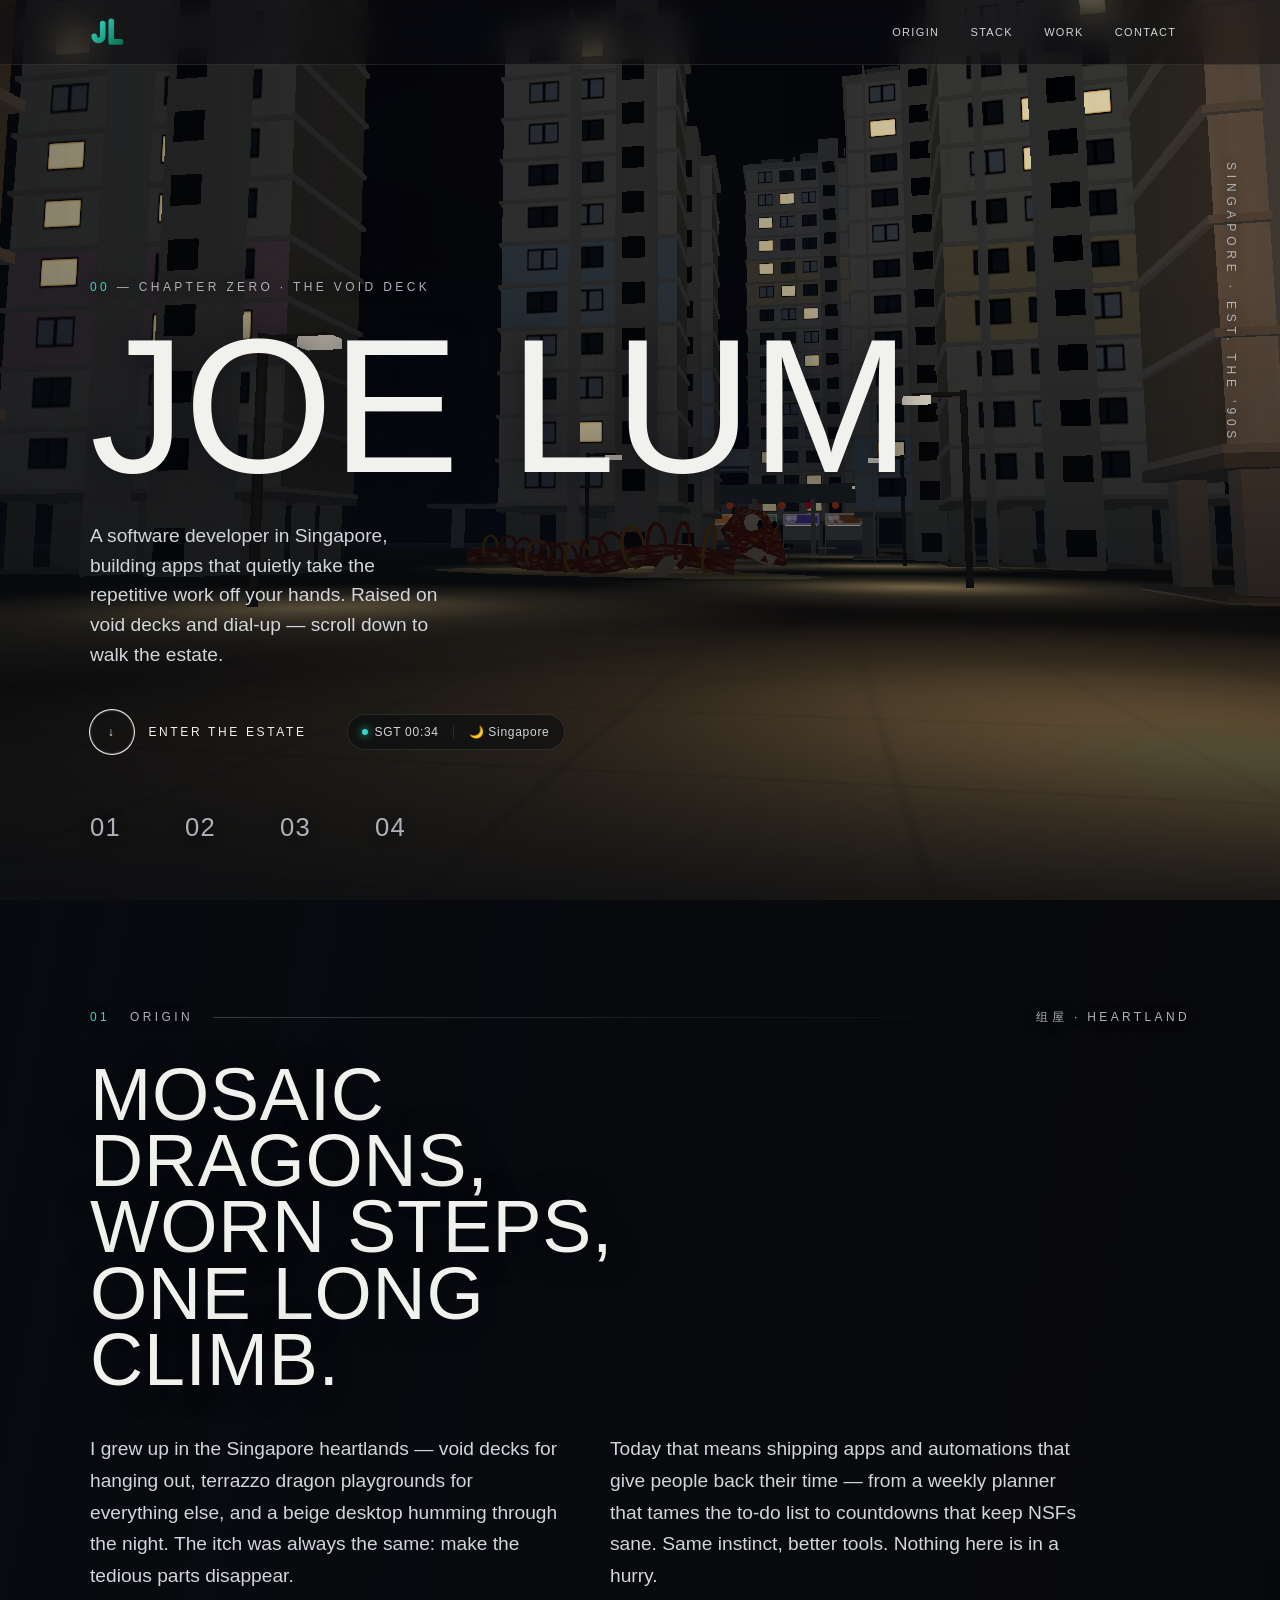
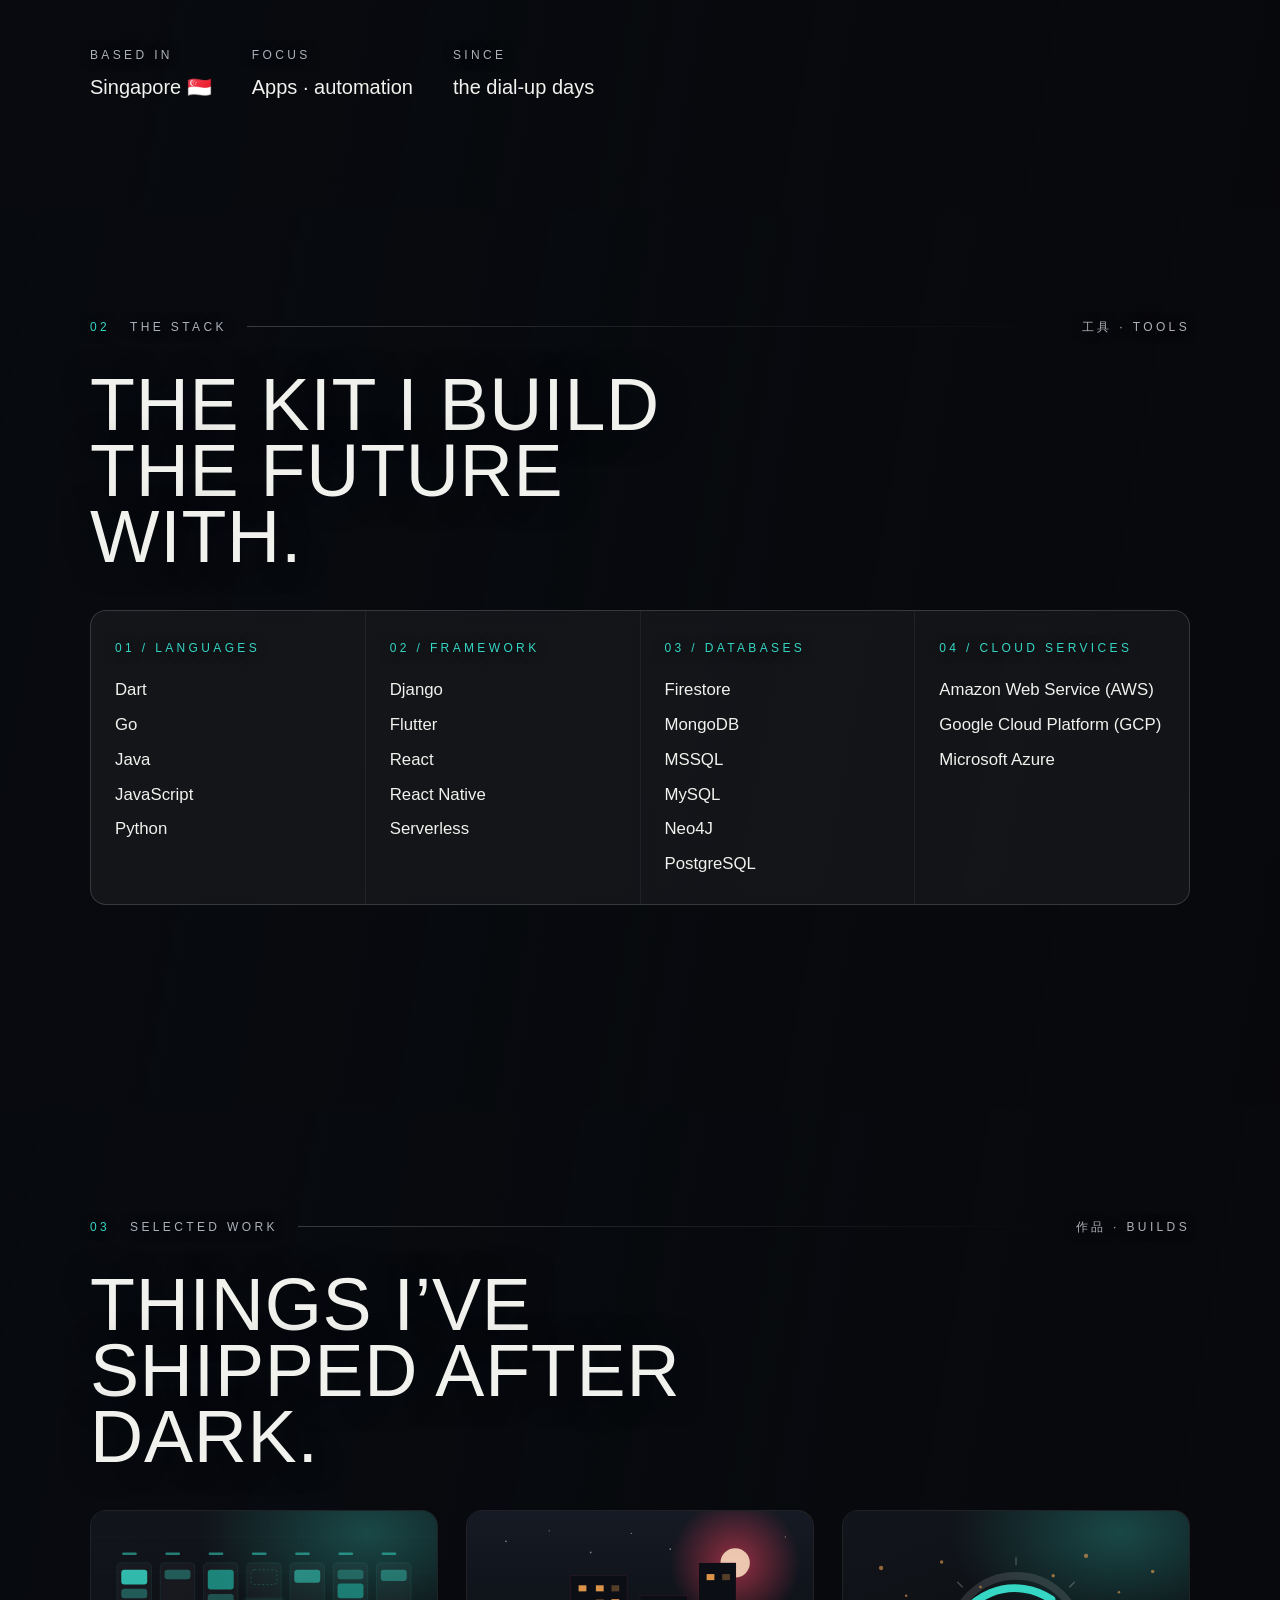
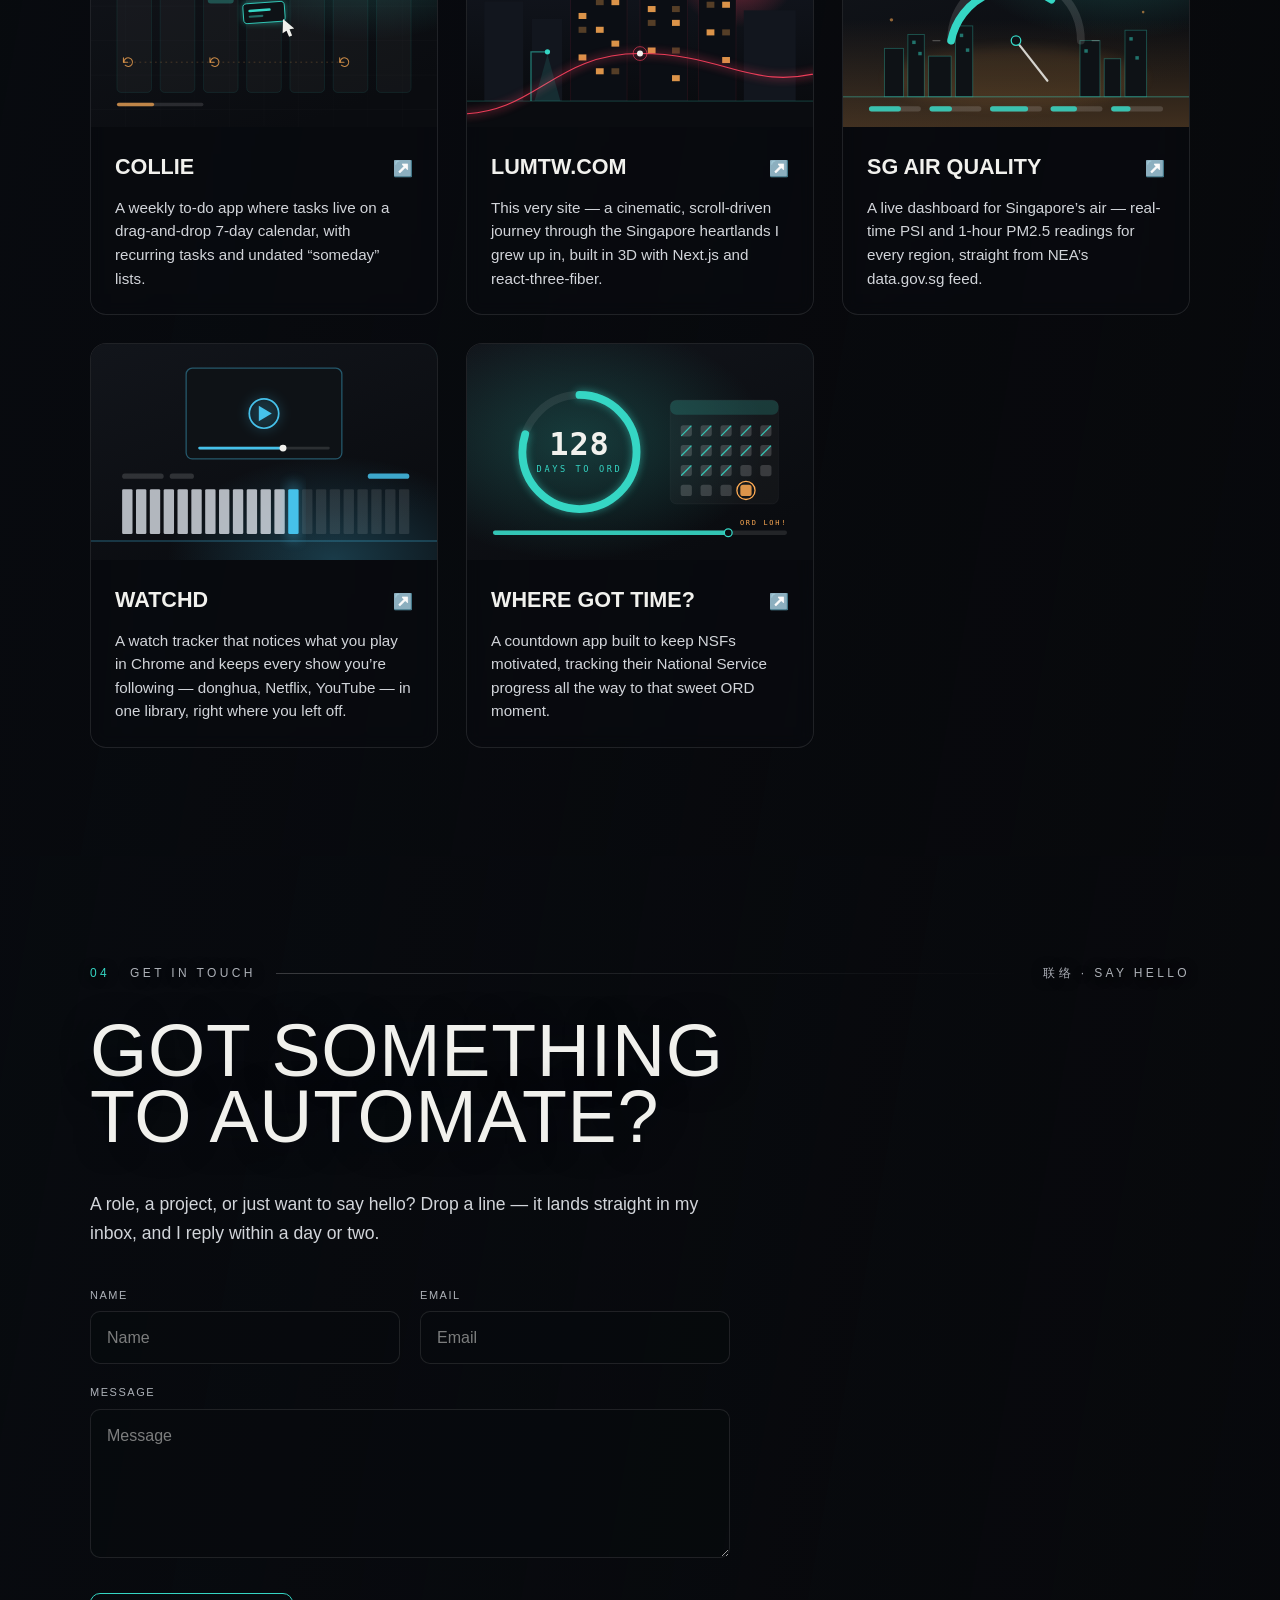
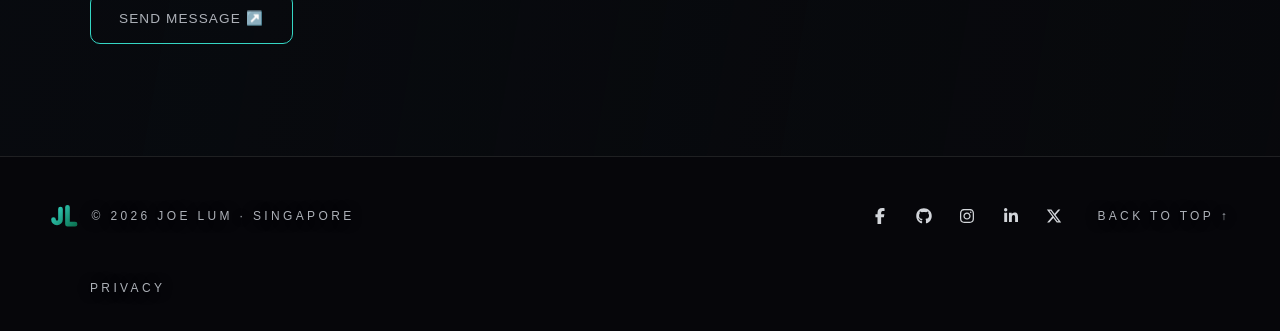
<file: index.html>
<!DOCTYPE html><html lang="en"><head><meta charSet="utf-8"/><meta name="viewport" content="width=device-width, initial-scale=1"/><link rel="preload" href="/_next/static/media/07a39a8a4660cc7c-s.p.0r6juujl39pe6.woff2" as="font" crossorigin="" type="font/woff2"/><link rel="preload" href="/_next/static/media/237858b39a32779d-s.p.2cyn07wtgehh0.woff2" as="font" crossorigin="" type="font/woff2"/><link rel="preload" href="/_next/static/media/605ce01b664af129-s.p.0wgildi0cnwt9.woff2" as="font" crossorigin="" type="font/woff2"/><link rel="preload" href="/_next/static/media/6e7755c9813efd51-s.p.0pan85mumqyf3.woff2" as="font" crossorigin="" type="font/woff2"/><link rel="stylesheet" href="/_next/static/chunks/1v-9eg9n2r5tg.css" data-precedence="next"/><link rel="preload" as="script" fetchPriority="low" href="/_next/static/chunks/1pcw6gskne7pf.js"/><script src="/_next/static/chunks/1wnov70f88xjy.js" async=""></script><script src="/_next/static/chunks/092r-mewpaf3q.js" async=""></script><script src="/_next/static/chunks/0c98xzjfks9hq.js" async=""></script><script src="/_next/static/chunks/turbopack-2u1d16houkiyo.js" async=""></script><script src="/_next/static/chunks/30nhyetzpeohx.js" async=""></script><script src="/_next/static/chunks/0ltbm3uc36fsd.js" async=""></script><script src="/_next/static/chunks/31m-2cqp_01fg.js" async=""></script><script src="/_next/static/chunks/2tms1og7sox-8.js" async=""></script><script src="/_next/static/chunks/15rgu_l4-33qj.js" async=""></script><script src="/_next/static/chunks/1oen9jsfe7ngg.js" async=""></script><meta name="next-size-adjust" content=""/><title>Joe Lum — Software Developer</title><meta name="description" content="I’m a software developer living in Singapore who loves creating apps that make life easier by automating repetitive tasks and improving everyday experiences."/><meta name="application-name" content="Joe Lum"/><meta name="author" content="Joe Lum"/><meta name="keywords" content="Joe Lum,Software Developer,Singapore,Portfolio"/><meta name="creator" content="Joe Lum"/><link rel="canonical" href="https://lumtw.com/"/><meta property="og:title" content="Joe Lum — Software Developer"/><meta property="og:description" content="I’m a software developer living in Singapore who loves creating apps that make life easier by automating repetitive tasks and improving everyday experiences."/><meta property="og:url" content="https://lumtw.com/"/><meta property="og:site_name" content="Joe Lum"/><meta property="og:locale" content="en_SG"/><meta property="og:image" content="https://lumtw.com/og.jpg"/><meta property="og:image:width" content="1200"/><meta property="og:image:height" content="630"/><meta property="og:image:alt" content="A 3D Singapore HDB estate at golden hour"/><meta property="og:type" content="website"/><meta name="twitter:card" content="summary_large_image"/><meta name="twitter:creator" content="@lumtwj"/><meta name="twitter:title" content="Joe Lum — Software Developer"/><meta name="twitter:description" content="I’m a software developer living in Singapore who loves creating apps that make life easier by automating repetitive tasks and improving everyday experiences."/><meta name="twitter:image" content="https://lumtw.com/og.jpg"/><link rel="icon" href="/icon.svg?icon.1xjopr1339k_-.svg" sizes="any" type="image/svg+xml"/><script src="/_next/static/chunks/0cz1d0mv5g_q7.js" noModule=""></script></head><body class="T19VSG_variable _8Li5zG_variable -5dOoa_variable EgwAuW_variable"><div hidden=""><!--$--><!--/$--></div><script type="application/ld+json">{"@context":"https://schema.org","@graph":[{"@type":"Person","@id":"https://lumtw.com/#person","name":"Joe Lum","url":"https://lumtw.com/","jobTitle":"Software Developer","description":"I’m a software developer living in Singapore who loves creating apps that make life easier by automating repetitive tasks and improving everyday experiences.","address":{"@type":"PostalAddress","addressCountry":"SG"},"sameAs":["https://facebook.com/lumtwj","https://github.com/lumtwj","https://instagram.com/lumtwj","https://www.linkedin.com/in/joelum","https://x.com/lumtwj"]},{"@type":"WebSite","@id":"https://lumtw.com/#website","url":"https://lumtw.com/","name":"Joe Lum","inLanguage":"en-SG","publisher":{"@id":"https://lumtw.com/#person"}}]}</script><div data-nosnippet="true" aria-hidden="true" style="position:fixed;inset:0;z-index:9999;background:#06070a;display:flex;flex-direction:column;align-items:center;justify-content:center;gap:1.5rem;opacity:1"><svg width="72" height="72" viewBox="0 0 48 48" fill="none" aria-label="Joe Lum" role="img"><defs><linearGradient id="intro-grad" x1="6" y1="6" x2="44" y2="42" gradientUnits="userSpaceOnUse"><stop stop-color="#35d6c4"></stop><stop offset="1" stop-color="#0b7150"></stop></linearGradient></defs><g stroke="url(#intro-grad)" stroke-width="8" stroke-linecap="round" stroke-linejoin="round" fill="none"><path d="M18 12V30a6 6 0 0 1-12 0" pathLength="1" stroke-dashoffset="0" stroke-dasharray="0 1" style="opacity:0"></path><path d="M30 9V38H43" pathLength="1" stroke-dashoffset="0" stroke-dasharray="0 1" style="opacity:0"></path></g></svg><div style="width:min(340px, 70vw)"><div style="height:1px;background:rgba(255,255,255,0.14);position:relative;overflow:hidden"><div style="position:absolute;inset:0;transform-origin:left;background:var(--color-signal)"></div></div><div style="margin-top:0.9rem;display:flex;justify-content:space-between;font-family:var(--font-mono);font-size:11px;letter-spacing:0.2em;text-transform:uppercase;color:var(--fg-subtle)"><span>Warming the void-deck lights</span><span>0<!-- -->%</span></div></div><span style="font-family:var(--font-mono);font-size:10px;letter-spacing:0.3em;text-transform:uppercase;color:var(--fg-subtle);opacity:0.7">Singapore ·<!-- --> <!-- -->tonight</span></div><div aria-hidden="true" style="position:fixed;inset:0;z-index:-1;background:radial-gradient(50% 40% at 72% 20%, #ffbe7873 0%, transparent 55%),linear-gradient(180deg, #46567c 0%, #e6a45f 100%)"></div><header class="glass glass-nav" style="position:fixed;top:0;left:0;right:0;z-index:50;border-bottom:1px solid var(--glass-border)"><div class="shell" style="height:64px;display:flex;align-items:center;justify-content:space-between"><a aria-label="Home" href="/"><svg width="34" height="34" viewBox="0 0 48 48" fill="none" role="img" aria-label="Joe Lum"><defs><linearGradient id="logo-grad" x1="6" y1="6" x2="44" y2="42" gradientUnits="userSpaceOnUse"><stop stop-color="#35d6c4"></stop><stop offset="1" stop-color="#0b7150"></stop></linearGradient></defs><g stroke="url(#logo-grad)" stroke-width="8" stroke-linecap="round" stroke-linejoin="round" fill="none"><path d="M18 12V30a6 6 0 0 1-12 0"></path><path d="M30 9V38H43"></path></g></svg></a><nav style="display:flex;align-items:center;gap:0.25rem" class="nav-desktop"><button type="button" style="position:relative;padding:0.5rem 0.85rem;font-family:var(--font-mono);font-size:11px;letter-spacing:0.12em;text-transform:uppercase;color:var(--fg-muted);transition:color 0.18s ease">Origin</button><button type="button" style="position:relative;padding:0.5rem 0.85rem;font-family:var(--font-mono);font-size:11px;letter-spacing:0.12em;text-transform:uppercase;color:var(--fg-muted);transition:color 0.18s ease">Stack</button><button type="button" style="position:relative;padding:0.5rem 0.85rem;font-family:var(--font-mono);font-size:11px;letter-spacing:0.12em;text-transform:uppercase;color:var(--fg-muted);transition:color 0.18s ease">Work</button><button type="button" style="position:relative;padding:0.5rem 0.85rem;font-family:var(--font-mono);font-size:11px;letter-spacing:0.12em;text-transform:uppercase;color:var(--fg-muted);transition:color 0.18s ease">Contact</button></nav><button type="button" class="nav-mobile-toggle" aria-label="Open menu" aria-expanded="false" aria-controls="nav-mobile-menu" style="display:none;color:var(--fg);padding:8px"><svg stroke="currentColor" fill="none" stroke-width="2" viewBox="0 0 24 24" stroke-linecap="round" stroke-linejoin="round" height="20" width="20" xmlns="http://www.w3.org/2000/svg"><line x1="4" x2="20" y1="12" y2="12"></line><line x1="4" x2="20" y1="6" y2="6"></line><line x1="4" x2="20" y1="18" y2="18"></line></svg></button></div></header><main><section id="top" class="masthead-section" style="position:relative;min-height:100vh;display:flex;flex-direction:column;justify-content:flex-end;padding-bottom:clamp(2rem, 6vh, 4rem);scroll-margin-top:0"><span class="vertical-label" style="position:absolute;top:18%;right:clamp(1rem,4vw,2.5rem)">Singapore · est. the ’90s</span><div class="shell" style="width:100%"><p class="eyebrow" style="margin-bottom:1.5rem;opacity:0;transform:translateY(26px)"><span style="color:var(--color-signal)">00</span> — Chapter zero · the void deck</p><h1 class="display" style="font-size:clamp(3.4rem, 17vw, 12rem);letter-spacing:-0.01em;margin:0;opacity:0;transform:translateY(26px)">Joe Lum</h1><p style="margin-top:1.75rem;max-width:34ch;font-size:clamp(1rem, 1.5vw, 1.2rem);line-height:1.55;color:var(--fg-muted);opacity:0;transform:translateY(26px)">A software developer in Singapore, building apps that quietly take the repetitive work off your hands. Raised on void decks and dial-up — scroll down to walk the estate.</p><div style="margin-top:2.5rem;display:flex;flex-wrap:wrap;align-items:center;gap:1.5rem 2.5rem;opacity:0;transform:translateY(26px)"><button class="cta-round"><span class="ring" aria-hidden="true">↓</span>Enter the estate</button><div class="glass glass-pill" style="display:inline-flex;align-items:center;gap:0.9rem;padding:0.5rem 0.9rem;border-radius:999px;border:1px solid var(--border);font-family:var(--font-mono);font-size:12px;letter-spacing:0.06em;color:var(--fg-muted)"><span style="display:inline-flex;align-items:center;gap:0.4rem"><span style="width:6px;height:6px;border-radius:999px;background:var(--color-signal);box-shadow:0 0 8px var(--color-signal)"></span>SGT <!-- -->--:--</span><span style="width:1px;height:12px;background:var(--border)"></span><span>🌙<!-- --> <!-- -->Singapore</span></div></div><div style="margin-top:clamp(2rem, 6vh, 3.5rem);display:flex;gap:clamp(1.5rem, 6vw, 4rem);opacity:0;transform:translateY(26px)"><button class="eyebrow" style="font-size:clamp(1.1rem, 2.4vw, 1.6rem);font-family:var(--font-display);letter-spacing:0.05em;color:var(--fg-subtle)">01</button><button class="eyebrow" style="font-size:clamp(1.1rem, 2.4vw, 1.6rem);font-family:var(--font-display);letter-spacing:0.05em;color:var(--fg-subtle)">02</button><button class="eyebrow" style="font-size:clamp(1.1rem, 2.4vw, 1.6rem);font-family:var(--font-display);letter-spacing:0.05em;color:var(--fg-subtle)">03</button><button class="eyebrow" style="font-size:clamp(1.1rem, 2.4vw, 1.6rem);font-family:var(--font-display);letter-spacing:0.05em;color:var(--fg-subtle)">04</button></div></div></section><section id="origin" class="chapter-section" style="position:relative;scroll-margin-top:88px;min-height:100vh;padding:clamp(5rem, 12vh, 9rem) 0"><div class="shell"><div style="opacity:0;transform:translateY(22px)"><div style="display:flex;align-items:center;gap:1.25rem;margin-bottom:2.25rem"><span class="eyebrow" style="color:var(--color-signal)">01</span><span class="eyebrow">Origin</span><div class="hairline" style="flex:1"></div><span class="eyebrow">组屋 · heartland</span></div></div><div style="opacity:0;transform:translateY(22px)"><h2 class="display" style="font-size:clamp(2.4rem, 6vw, 4.6rem);max-width:16ch;margin-bottom:2.5rem">Mosaic dragons, worn steps, one long climb.</h2></div><div style="display:grid;gap:clamp(1.5rem, 4vw, 3rem);grid-template-columns:repeat(auto-fit, minmax(min(100%, 22rem), 1fr));max-width:62rem"><div style="opacity:0;transform:translateY(22px)"><p style="font-size:clamp(1.05rem,1.5vw,1.25rem);line-height:1.65;color:var(--fg-muted)">I grew up in the Singapore heartlands — void decks for hanging out, terrazzo dragon playgrounds for everything else, and a beige desktop humming through the night. The itch was always the same: make the tedious parts disappear.</p></div><div style="opacity:0;transform:translateY(22px)"><p style="font-size:clamp(1.05rem,1.5vw,1.25rem);line-height:1.65;color:var(--fg-muted)">Today that means shipping apps and automations that give people back their time — from a weekly planner that tames the to-do list to countdowns that keep NSFs sane. Same instinct, better tools. Nothing here is in a hurry.</p></div></div><div style="opacity:0;transform:translateY(22px)"><div style="margin-top:clamp(2.5rem, 6vh, 4rem);display:flex;flex-wrap:wrap;gap:2.5rem"><div><div class="eyebrow" style="margin-bottom:0.5rem">Based in</div><div style="font-family:var(--font-display);font-size:1.25rem">Singapore 🇸🇬</div></div><div><div class="eyebrow" style="margin-bottom:0.5rem">Focus</div><div style="font-family:var(--font-display);font-size:1.25rem">Apps · automation</div></div><div><div class="eyebrow" style="margin-bottom:0.5rem">Since</div><div style="font-family:var(--font-display);font-size:1.25rem">the dial-up days</div></div></div></div></div></section><section id="stack" class="chapter-section" style="position:relative;scroll-margin-top:88px;min-height:100vh;padding:clamp(5rem, 12vh, 9rem) 0"><div class="shell"><div style="opacity:0;transform:translateY(22px)"><div style="display:flex;align-items:center;gap:1.25rem;margin-bottom:2.25rem"><span class="eyebrow" style="color:var(--color-signal)">02</span><span class="eyebrow">The Stack</span><div class="hairline" style="flex:1"></div><span class="eyebrow">工具 · tools</span></div></div><div style="opacity:0;transform:translateY(22px)"><h2 class="display" style="font-size:clamp(2.4rem, 6vw, 4.6rem);max-width:16ch;margin-bottom:2.5rem">The kit I build the future with.</h2></div><div style="display:grid;gap:1px;grid-template-columns:repeat(auto-fit, minmax(min(100%, 16rem), 1fr));background:var(--border);border:1px solid var(--border);border-radius:var(--radius-card);overflow:hidden"><div style="opacity:0;transform:translateY(22px)"><div class="glass glass-panel" style="padding:1.75rem 1.5rem;height:100%"><div class="eyebrow" style="color:var(--color-signal);margin-bottom:1.25rem">01<!-- --> / <!-- -->Languages</div><ul style="list-style:none;display:grid;gap:0.6rem"><li style="font-family:var(--font-display);font-size:1.05rem;color:var(--fg)">Dart</li><li style="font-family:var(--font-display);font-size:1.05rem;color:var(--fg)">Go</li><li style="font-family:var(--font-display);font-size:1.05rem;color:var(--fg)">Java</li><li style="font-family:var(--font-display);font-size:1.05rem;color:var(--fg)">JavaScript</li><li style="font-family:var(--font-display);font-size:1.05rem;color:var(--fg)">Python</li></ul></div></div><div style="opacity:0;transform:translateY(22px)"><div class="glass glass-panel" style="padding:1.75rem 1.5rem;height:100%"><div class="eyebrow" style="color:var(--color-signal);margin-bottom:1.25rem">02<!-- --> / <!-- -->Framework</div><ul style="list-style:none;display:grid;gap:0.6rem"><li style="font-family:var(--font-display);font-size:1.05rem;color:var(--fg)">Django</li><li style="font-family:var(--font-display);font-size:1.05rem;color:var(--fg)">Flutter</li><li style="font-family:var(--font-display);font-size:1.05rem;color:var(--fg)">React</li><li style="font-family:var(--font-display);font-size:1.05rem;color:var(--fg)">React Native</li><li style="font-family:var(--font-display);font-size:1.05rem;color:var(--fg)">Serverless</li></ul></div></div><div style="opacity:0;transform:translateY(22px)"><div class="glass glass-panel" style="padding:1.75rem 1.5rem;height:100%"><div class="eyebrow" style="color:var(--color-signal);margin-bottom:1.25rem">03<!-- --> / <!-- -->Databases</div><ul style="list-style:none;display:grid;gap:0.6rem"><li style="font-family:var(--font-display);font-size:1.05rem;color:var(--fg)">Firestore</li><li style="font-family:var(--font-display);font-size:1.05rem;color:var(--fg)">MongoDB</li><li style="font-family:var(--font-display);font-size:1.05rem;color:var(--fg)">MSSQL</li><li style="font-family:var(--font-display);font-size:1.05rem;color:var(--fg)">MySQL</li><li style="font-family:var(--font-display);font-size:1.05rem;color:var(--fg)">Neo4J</li><li style="font-family:var(--font-display);font-size:1.05rem;color:var(--fg)">PostgreSQL</li></ul></div></div><div style="opacity:0;transform:translateY(22px)"><div class="glass glass-panel" style="padding:1.75rem 1.5rem;height:100%"><div class="eyebrow" style="color:var(--color-signal);margin-bottom:1.25rem">04<!-- --> / <!-- -->Cloud Services</div><ul style="list-style:none;display:grid;gap:0.6rem"><li style="font-family:var(--font-display);font-size:1.05rem;color:var(--fg)">Amazon Web Service (AWS)</li><li style="font-family:var(--font-display);font-size:1.05rem;color:var(--fg)">Google Cloud Platform (GCP)</li><li style="font-family:var(--font-display);font-size:1.05rem;color:var(--fg)">Microsoft Azure</li></ul></div></div></div></div></section><section id="work" class="chapter-section" style="position:relative;scroll-margin-top:88px;min-height:100vh;padding:clamp(5rem, 12vh, 9rem) 0"><div class="shell"><div style="opacity:0;transform:translateY(22px)"><div style="display:flex;align-items:center;gap:1.25rem;margin-bottom:2.25rem"><span class="eyebrow" style="color:var(--color-signal)">03</span><span class="eyebrow">Selected Work</span><div class="hairline" style="flex:1"></div><span class="eyebrow">作品 · builds</span></div></div><div style="opacity:0;transform:translateY(22px)"><h2 class="display" style="font-size:clamp(2.4rem, 6vw, 4.6rem);max-width:16ch;margin-bottom:2.5rem">Things I’ve shipped after dark.</h2></div><div style="display:grid;gap:clamp(1rem, 2.5vw, 1.75rem);grid-template-columns:repeat(auto-fit, minmax(min(100%, 20rem), 1fr))"><div style="opacity:0;transform:translateY(22px)"><a href="https://collie.lumtw.com" target="_blank" rel="noopener noreferrer" style="display:flex;flex-direction:column;height:100%;border-radius:var(--radius-card);border:1px solid var(--border);overflow:hidden" class="glass work-card"><div style="position:relative;aspect-ratio:16 / 10;background:radial-gradient(120% 90% at 80% 10%, color-mix(in oklab, var(--color-signal) 30%, transparent) 0%, transparent 55%),linear-gradient(160deg, #12151b 0%, #0a0c10 100%);display:grid;place-items:center"><img alt="" loading="lazy" decoding="async" data-nimg="fill" style="position:absolute;height:100%;width:100%;left:0;top:0;right:0;bottom:0;object-fit:cover;color:transparent" src="/projects/collie.svg"/><span class="display" style="position:relative;font-size:3.5rem;color:transparent;-webkit-text-stroke:1px var(--color-signal);opacity:0">01</span></div><div style="padding:1.5rem;display:flex;flex-direction:column;gap:0.75rem;flex:1"><div style="display:flex;align-items:baseline;justify-content:space-between;gap:1rem"><h3 style="font-family:var(--font-display);font-size:1.35rem;font-weight:600">COLLIE</h3><span aria-hidden="true" style="color:var(--color-signal);font-family:var(--font-mono)">↗</span></div><p style="color:var(--fg-muted);font-size:0.95rem;line-height:1.55">A weekly to-do app where tasks live on a drag-and-drop 7-day calendar, with recurring tasks and undated “someday” lists.</p></div></a></div><div style="opacity:0;transform:translateY(22px)"><a style="display:flex;flex-direction:column;height:100%;border-radius:var(--radius-card);border:1px solid var(--border);overflow:hidden" class="glass work-card" href="/projects/lumtwcom/"><div style="position:relative;aspect-ratio:16 / 10;background:radial-gradient(120% 90% at 80% 10%, color-mix(in oklab, var(--color-amber) 30%, transparent) 0%, transparent 55%),linear-gradient(160deg, #12151b 0%, #0a0c10 100%);display:grid;place-items:center"><img alt="" loading="lazy" decoding="async" data-nimg="fill" style="position:absolute;height:100%;width:100%;left:0;top:0;right:0;bottom:0;object-fit:cover;color:transparent" src="/projects/lumtwcom.svg"/><span class="display" style="position:relative;font-size:3.5rem;color:transparent;-webkit-text-stroke:1px var(--color-amber);opacity:0">02</span></div><div style="padding:1.5rem;display:flex;flex-direction:column;gap:0.75rem;flex:1"><div style="display:flex;align-items:baseline;justify-content:space-between;gap:1rem"><h3 style="font-family:var(--font-display);font-size:1.35rem;font-weight:600">LUMTW.COM</h3><span aria-hidden="true" style="color:var(--color-amber);font-family:var(--font-mono)">↗</span></div><p style="color:var(--fg-muted);font-size:0.95rem;line-height:1.55">This very site — a cinematic, scroll-driven journey through the Singapore heartlands I grew up in, built in 3D with Next.js and react-three-fiber.</p></div></a></div><div style="opacity:0;transform:translateY(22px)"><a href="https://sgair.lumtw.com" target="_blank" rel="noopener noreferrer" style="display:flex;flex-direction:column;height:100%;border-radius:var(--radius-card);border:1px solid var(--border);overflow:hidden" class="glass work-card"><div style="position:relative;aspect-ratio:16 / 10;background:radial-gradient(120% 90% at 80% 10%, color-mix(in oklab, var(--color-neon) 30%, transparent) 0%, transparent 55%),linear-gradient(160deg, #12151b 0%, #0a0c10 100%);display:grid;place-items:center"><img alt="" loading="lazy" decoding="async" data-nimg="fill" style="position:absolute;height:100%;width:100%;left:0;top:0;right:0;bottom:0;object-fit:cover;color:transparent" src="/projects/sgair.svg"/><span class="display" style="position:relative;font-size:3.5rem;color:transparent;-webkit-text-stroke:1px var(--color-neon);opacity:0">03</span></div><div style="padding:1.5rem;display:flex;flex-direction:column;gap:0.75rem;flex:1"><div style="display:flex;align-items:baseline;justify-content:space-between;gap:1rem"><h3 style="font-family:var(--font-display);font-size:1.35rem;font-weight:600">SG AIR QUALITY</h3><span aria-hidden="true" style="color:var(--color-neon);font-family:var(--font-mono)">↗</span></div><p style="color:var(--fg-muted);font-size:0.95rem;line-height:1.55">A live dashboard for Singapore’s air — real-time PSI and 1-hour PM2.5 readings for every region, straight from NEA’s data.gov.sg feed.</p></div></a></div><div style="opacity:0;transform:translateY(22px)"><a href="https://watchd.lumtw.com" target="_blank" rel="noopener noreferrer" style="display:flex;flex-direction:column;height:100%;border-radius:var(--radius-card);border:1px solid var(--border);overflow:hidden" class="glass work-card"><div style="position:relative;aspect-ratio:16 / 10;background:radial-gradient(120% 90% at 80% 10%, color-mix(in oklab, var(--color-signal) 30%, transparent) 0%, transparent 55%),linear-gradient(160deg, #12151b 0%, #0a0c10 100%);display:grid;place-items:center"><img alt="" loading="lazy" decoding="async" data-nimg="fill" style="position:absolute;height:100%;width:100%;left:0;top:0;right:0;bottom:0;object-fit:cover;color:transparent" src="/projects/watchd.svg"/><span class="display" style="position:relative;font-size:3.5rem;color:transparent;-webkit-text-stroke:1px var(--color-signal);opacity:0">04</span></div><div style="padding:1.5rem;display:flex;flex-direction:column;gap:0.75rem;flex:1"><div style="display:flex;align-items:baseline;justify-content:space-between;gap:1rem"><h3 style="font-family:var(--font-display);font-size:1.35rem;font-weight:600">WATCHD</h3><span aria-hidden="true" style="color:var(--color-signal);font-family:var(--font-mono)">↗</span></div><p style="color:var(--fg-muted);font-size:0.95rem;line-height:1.55">A watch tracker that notices what you play in Chrome and keeps every show you’re following — donghua, Netflix, YouTube — in one library, right where you left off.</p></div></a></div><div style="opacity:0;transform:translateY(22px)"><a href="https://play.google.com/store/apps/details?id=com.mOcentury.wgt" target="_blank" rel="noopener noreferrer" style="display:flex;flex-direction:column;height:100%;border-radius:var(--radius-card);border:1px solid var(--border);overflow:hidden" class="glass work-card"><div style="position:relative;aspect-ratio:16 / 10;background:radial-gradient(120% 90% at 80% 10%, color-mix(in oklab, var(--color-signal) 30%, transparent) 0%, transparent 55%),linear-gradient(160deg, #12151b 0%, #0a0c10 100%);display:grid;place-items:center"><img alt="" loading="lazy" decoding="async" data-nimg="fill" style="position:absolute;height:100%;width:100%;left:0;top:0;right:0;bottom:0;object-fit:cover;color:transparent" src="/projects/where-got-time.svg"/><span class="display" style="position:relative;font-size:3.5rem;color:transparent;-webkit-text-stroke:1px var(--color-signal);opacity:0">05</span></div><div style="padding:1.5rem;display:flex;flex-direction:column;gap:0.75rem;flex:1"><div style="display:flex;align-items:baseline;justify-content:space-between;gap:1rem"><h3 style="font-family:var(--font-display);font-size:1.35rem;font-weight:600">WHERE GOT TIME?</h3><span aria-hidden="true" style="color:var(--color-signal);font-family:var(--font-mono)">↗</span></div><p style="color:var(--fg-muted);font-size:0.95rem;line-height:1.55">A countdown app built to keep NSFs motivated, tracking their National Service progress all the way to that sweet ORD moment.</p></div></a></div></div></div></section><section id="contact" class="chapter-section" style="position:relative;scroll-margin-top:88px;min-height:100vh;padding:clamp(5rem, 12vh, 9rem) 0"><div class="shell"><div style="opacity:0;transform:translateY(22px)"><div style="display:flex;align-items:center;gap:1.25rem;margin-bottom:2.25rem"><span class="eyebrow" style="color:var(--color-signal)">04</span><span class="eyebrow">Get in touch</span><div class="hairline" style="flex:1"></div><span class="eyebrow">联络 · say hello</span></div></div><div style="opacity:0;transform:translateY(22px)"><h2 class="display" style="font-size:clamp(2.4rem, 6vw, 4.6rem);max-width:16ch;margin-bottom:2.5rem">Got something to automate?</h2></div><div style="max-width:40rem"><div style="opacity:0;transform:translateY(22px)"><p style="color:var(--fg-muted);font-size:1.1rem;line-height:1.6;margin-bottom:2.5rem">A role, a project, or just want to say hello? Drop a line — it lands straight in my inbox, and I reply within a day or two.</p></div><div style="opacity:0;transform:translateY(22px)"><form noValidate=""><div style="display:grid;gap:1.25rem;grid-template-columns:repeat(auto-fit, minmax(min(100%, 12rem), 1fr))"><div><label style="display:block;font-family:var(--font-mono);font-size:11px;letter-spacing:0.14em;text-transform:uppercase;color:var(--fg-subtle);margin-bottom:0.5rem" for="c-name">Name</label><input id="c-name" style="width:100%;background:rgba(8,10,14,0.6);border:1px solid var(--border);border-radius:var(--radius-control);padding:0.85rem 1rem;color:var(--fg);font-family:var(--font-body);font-size:1rem;outline:none" placeholder="Name" value=""/></div><div><label style="display:block;font-family:var(--font-mono);font-size:11px;letter-spacing:0.14em;text-transform:uppercase;color:var(--fg-subtle);margin-bottom:0.5rem" for="c-email">Email</label><input id="c-email" type="email" placeholder="Email" style="width:100%;background:rgba(8,10,14,0.6);border:1px solid var(--border);border-radius:var(--radius-control);padding:0.85rem 1rem;color:var(--fg);font-family:var(--font-body);font-size:1rem;outline:none;border-color:var(--border)" value=""/></div></div><input tabindex="-1" autoComplete="off" aria-hidden="true" style="position:absolute;left:-9999px;width:1px;height:1px;opacity:0;pointer-events:none" value=""/><div style="margin-top:1.25rem"><label style="display:block;font-family:var(--font-mono);font-size:11px;letter-spacing:0.14em;text-transform:uppercase;color:var(--fg-subtle);margin-bottom:0.5rem" for="c-msg">Message</label><textarea id="c-msg" rows="5" placeholder="Message" style="width:100%;background:rgba(8,10,14,0.6);border:1px solid var(--border);border-radius:var(--radius-control);padding:0.85rem 1rem;color:var(--fg);font-family:var(--font-body);font-size:1rem;outline:none;resize:vertical"></textarea></div><div style="margin-top:1.75rem;display:flex;align-items:center;gap:1.5rem;flex-wrap:wrap"><button type="submit" disabled="" style="font-family:var(--font-mono);font-size:0.85rem;letter-spacing:0.08em;text-transform:uppercase;padding:0.9rem 1.75rem;border-radius:var(--radius-control);border:1px solid var(--color-signal);background:transparent;color:var(--fg-subtle);cursor:not-allowed;opacity:1;transition:all 0.2s ease">Send message ↗</button></div></form></div></div></div></section><!--$--><!--/$--></main><footer class="glass glass-footer" style="position:relative;border-top:1px solid var(--border)"><div class="shell" style="padding:2.5rem 0;display:flex;flex-wrap:wrap;align-items:center;justify-content:space-between;gap:1.5rem"><div style="display:flex;align-items:center;gap:0.85rem"><svg width="28" height="28" viewBox="0 0 48 48" fill="none" role="img" aria-label="Joe Lum"><defs><linearGradient id="logo-grad" x1="6" y1="6" x2="44" y2="42" gradientUnits="userSpaceOnUse"><stop stop-color="#35d6c4"></stop><stop offset="1" stop-color="#0b7150"></stop></linearGradient></defs><g stroke="url(#logo-grad)" stroke-width="8" stroke-linecap="round" stroke-linejoin="round" fill="none"><path d="M18 12V30a6 6 0 0 1-12 0"></path><path d="M30 9V38H43"></path></g></svg><span class="eyebrow">© <!-- -->2026<!-- --> Joe Lum · Singapore</span></div><div style="display:flex;align-items:center;gap:1.5rem"><div style="display:flex;gap:0.35rem"><a href="https://facebook.com/lumtwj" target="_blank" rel="noopener noreferrer" aria-label="Facebook" class="social-btn" style="display:grid;place-items:center;width:38px;height:38px;border-radius:999px;color:var(--fg-muted);transition:color 0.18s ease, background 0.18s ease"><svg stroke="currentColor" fill="currentColor" stroke-width="0" viewBox="0 0 320 512" height="1em" width="1em" xmlns="http://www.w3.org/2000/svg"><path d="M80 299.3V512H196V299.3h86.5l18-97.8H196V166.9c0-51.7 20.3-71.5 72.7-71.5c16.3 0 29.4 .4 37 1.2V7.9C291.4 4 256.4 0 236.2 0C129.3 0 80 50.5 80 159.4v42.1H14v97.8H80z"></path></svg></a><a href="https://github.com/lumtwj" target="_blank" rel="noopener noreferrer" aria-label="GitHub" class="social-btn" style="display:grid;place-items:center;width:38px;height:38px;border-radius:999px;color:var(--fg-muted);transition:color 0.18s ease, background 0.18s ease"><svg stroke="currentColor" fill="currentColor" stroke-width="0" viewBox="0 0 496 512" height="1em" width="1em" xmlns="http://www.w3.org/2000/svg"><path d="M165.9 397.4c0 2-2.3 3.6-5.2 3.6-3.3.3-5.6-1.3-5.6-3.6 0-2 2.3-3.6 5.2-3.6 3-.3 5.6 1.3 5.6 3.6zm-31.1-4.5c-.7 2 1.3 4.3 4.3 4.9 2.6 1 5.6 0 6.2-2s-1.3-4.3-4.3-5.2c-2.6-.7-5.5.3-6.2 2.3zm44.2-1.7c-2.9.7-4.9 2.6-4.6 4.9.3 2 2.9 3.3 5.9 2.6 2.9-.7 4.9-2.6 4.6-4.6-.3-1.9-3-3.2-5.9-2.9zM244.8 8C106.1 8 0 113.3 0 252c0 110.9 69.8 205.8 169.5 239.2 12.8 2.3 17.3-5.6 17.3-12.1 0-6.2-.3-40.4-.3-61.4 0 0-70 15-84.7-29.8 0 0-11.4-29.1-27.8-36.6 0 0-22.9-15.7 1.6-15.4 0 0 24.9 2 38.6 25.8 21.9 38.6 58.6 27.5 72.9 20.9 2.3-16 8.8-27.1 16-33.7-55.9-6.2-112.3-14.3-112.3-110.5 0-27.5 7.6-41.3 23.6-58.9-2.6-6.5-11.1-33.3 2.6-67.9 20.9-6.5 69 27 69 27 20-5.6 41.5-8.5 62.8-8.5s42.8 2.9 62.8 8.5c0 0 48.1-33.6 69-27 13.7 34.7 5.2 61.4 2.6 67.9 16 17.7 25.8 31.5 25.8 58.9 0 96.5-58.9 104.2-114.8 110.5 9.2 7.9 17 22.9 17 46.4 0 33.7-.3 75.4-.3 83.6 0 6.5 4.6 14.4 17.3 12.1C428.2 457.8 496 362.9 496 252 496 113.3 383.5 8 244.8 8zM97.2 352.9c-1.3 1-1 3.3.7 5.2 1.6 1.6 3.9 2.3 5.2 1 1.3-1 1-3.3-.7-5.2-1.6-1.6-3.9-2.3-5.2-1zm-10.8-8.1c-.7 1.3.3 2.9 2.3 3.9 1.6 1 3.6.7 4.3-.7.7-1.3-.3-2.9-2.3-3.9-2-.6-3.6-.3-4.3.7zm32.4 35.6c-1.6 1.3-1 4.3 1.3 6.2 2.3 2.3 5.2 2.6 6.5 1 1.3-1.3.7-4.3-1.3-6.2-2.2-2.3-5.2-2.6-6.5-1zm-11.4-14.7c-1.6 1-1.6 3.6 0 5.9 1.6 2.3 4.3 3.3 5.6 2.3 1.6-1.3 1.6-3.9 0-6.2-1.4-2.3-4-3.3-5.6-2z"></path></svg></a><a href="https://instagram.com/lumtwj" target="_blank" rel="noopener noreferrer" aria-label="Instagram" class="social-btn" style="display:grid;place-items:center;width:38px;height:38px;border-radius:999px;color:var(--fg-muted);transition:color 0.18s ease, background 0.18s ease"><svg stroke="currentColor" fill="currentColor" stroke-width="0" viewBox="0 0 448 512" height="1em" width="1em" xmlns="http://www.w3.org/2000/svg"><path d="M224.1 141c-63.6 0-114.9 51.3-114.9 114.9s51.3 114.9 114.9 114.9S339 319.5 339 255.9 287.7 141 224.1 141zm0 189.6c-41.1 0-74.7-33.5-74.7-74.7s33.5-74.7 74.7-74.7 74.7 33.5 74.7 74.7-33.6 74.7-74.7 74.7zm146.4-194.3c0 14.9-12 26.8-26.8 26.8-14.9 0-26.8-12-26.8-26.8s12-26.8 26.8-26.8 26.8 12 26.8 26.8zm76.1 27.2c-1.7-35.9-9.9-67.7-36.2-93.9-26.2-26.2-58-34.4-93.9-36.2-37-2.1-147.9-2.1-184.9 0-35.8 1.7-67.6 9.9-93.9 36.1s-34.4 58-36.2 93.9c-2.1 37-2.1 147.9 0 184.9 1.7 35.9 9.9 67.7 36.2 93.9s58 34.4 93.9 36.2c37 2.1 147.9 2.1 184.9 0 35.9-1.7 67.7-9.9 93.9-36.2 26.2-26.2 34.4-58 36.2-93.9 2.1-37 2.1-147.8 0-184.8zM398.8 388c-7.8 19.6-22.9 34.7-42.6 42.6-29.5 11.7-99.5 9-132.1 9s-102.7 2.6-132.1-9c-19.6-7.8-34.7-22.9-42.6-42.6-11.7-29.5-9-99.5-9-132.1s-2.6-102.7 9-132.1c7.8-19.6 22.9-34.7 42.6-42.6 29.5-11.7 99.5-9 132.1-9s102.7-2.6 132.1 9c19.6 7.8 34.7 22.9 42.6 42.6 11.7 29.5 9 99.5 9 132.1s2.7 102.7-9 132.1z"></path></svg></a><a href="https://www.linkedin.com/in/joelum" target="_blank" rel="noopener noreferrer" aria-label="LinkedIn" class="social-btn" style="display:grid;place-items:center;width:38px;height:38px;border-radius:999px;color:var(--fg-muted);transition:color 0.18s ease, background 0.18s ease"><svg stroke="currentColor" fill="currentColor" stroke-width="0" viewBox="0 0 448 512" height="1em" width="1em" xmlns="http://www.w3.org/2000/svg"><path d="M100.28 448H7.4V148.9h92.88zM53.79 108.1C24.09 108.1 0 83.5 0 53.8a53.79 53.79 0 0 1 107.58 0c0 29.7-24.1 54.3-53.79 54.3zM447.9 448h-92.68V302.4c0-34.7-.7-79.2-48.29-79.2-48.29 0-55.69 37.7-55.69 76.7V448h-92.78V148.9h89.08v40.8h1.3c12.4-23.5 42.69-48.3 87.88-48.3 94 0 111.28 61.9 111.28 142.3V448z"></path></svg></a><a href="https://x.com/lumtwj" target="_blank" rel="noopener noreferrer" aria-label="X" class="social-btn" style="display:grid;place-items:center;width:38px;height:38px;border-radius:999px;color:var(--fg-muted);transition:color 0.18s ease, background 0.18s ease"><svg stroke="currentColor" fill="currentColor" stroke-width="0" viewBox="0 0 512 512" height="1em" width="1em" xmlns="http://www.w3.org/2000/svg"><path d="M389.2 48h70.6L305.6 224.2 487 464H345L233.7 318.6 106.5 464H35.8L200.7 275.5 26.8 48H172.4L272.9 180.9 389.2 48zM364.4 421.8h39.1L151.1 88h-42L364.4 421.8z"></path></svg></a></div><button class="eyebrow" style="display:inline-flex;align-items:center;gap:0.5rem">Back to top ↑</button></div></div><div class="shell" style="padding-bottom:2rem"><a class="eyebrow" style="color:var(--fg-subtle)" href="/privacy/">Privacy</a></div></footer><script id="_R_">(globalThis["TURBOPACK"] || (globalThis["TURBOPACK"] = [])).push({"otherChunks":["static/chunks/1pcw6gskne7pf.js","static/chunks/1wnov70f88xjy.js","static/chunks/092r-mewpaf3q.js","static/chunks/0c98xzjfks9hq.js"],"runtimeModuleIds":[94553]});</script><script src="/_next/static/chunks/1pcw6gskne7pf.js" async=""></script><script>(self.__next_f=self.__next_f||[]).push([0])</script><script>self.__next_f.push([1,"1:\"$Sreact.fragment\"\n2:\"/_next/static/chunks/30nhyetzpeohx.js\"\n3:\"/_next/static/chunks/0ltbm3uc36fsd.js\"\n4:\"/_next/static/chunks/31m-2cqp_01fg.js\"\n5:\"/_next/static/chunks/2tms1og7sox-8.js\"\n6:\"/_next/static/chunks/15rgu_l4-33qj.js\"\n7:I[92428,[\"$2\",\"$3\",\"$4\",\"$5\",\"$6\"],\"default\"]\n8:I[52157,[\"$2\",\"$3\",\"$4\",\"$5\",\"$6\"],\"PreloadChunks\"]\n9:I[88727,[\"$2\",\"$3\",\"$4\",\"$5\",\"$6\"],\"default\"]\na:I[84352,[\"$2\",\"$3\",\"$4\",\"$5\",\"$6\"],\"default\"]\nb:I[51572,[\"$2\",\"$3\",\"$4\",\"$5\",\"$6\"],\"default\"]\nc:I[39756,[\"$2\",\"$3\",\"$4\",\"$5\",\"$6\"],\"default\"]\nd:I[37457,[\"$2\",\"$3\",\"$4\",\"$5\",\"$6\"],\"default\"]\ne:I[22016,[\"$2\",\"$3\",\"$4\",\"$5\",\"$6\"],\"\"]\nf:I[17656,[\"$2\",\"$3\",\"$4\",\"$5\",\"$6\"],\"default\"]\n11:\"/_next/static/chunks/1oen9jsfe7ngg.js\"\n12:I[49028,[\"$2\",\"$3\",\"$4\",\"$5\",\"$6\",\"$11\"],\"default\"]\n13:I[32517,[\"$2\",\"$3\",\"$4\",\"$5\",\"$6\",\"$11\"],\"default\"]\n14:I[12171,[\"$2\",\"$3\",\"$4\",\"$5\",\"$6\",\"$11\"],\"default\"]\n15:I[55134,[\"$2\",\"$3\",\"$4\",\"$5\",\"$6\",\"$11\"],\"default\"]\n19:\"ViewportBoundary\"\n1a:I[97367,[\"$2\",\"$3\",\"$4\",\"$5\",\"$6\"],\"$19\"]\n1c:\"MetadataBoundary\"\n1d:I[97367,[\"$2\",\"$3\",\"$4\",\"$5\",\"$6\"],\"$1c\"]\n1e:\"$Sreact.suspense\"\n20:I[68027,[\"$2\",\"$3\",\"$4\",\"$5\",\"$6\"],\"default\",1]\n:HL[\"/_next/static/chunks/1v-9eg9n2r5tg.css\",\"style\"]\n:HL[\"/_next/static/media/07a39a8a4660cc7c-s.p.0r6juujl39pe6.woff2\",\"font\",{\"crossOrigin\":\"\",\"type\":\"font/woff2\"}]\n:HL[\"/_next/static/media/237858b39a32779d-s.p.2cyn07wtgehh0.woff2\",\"font\",{\"crossOrigin\":\"\",\"type\":\"font/woff2\"}]\n:HL[\"/_next/static/media/605ce01b664af129-s.p.0wgildi0cnwt9.woff2\",\"font\",{\"crossOrigin\":\"\",\"type\":\"font/woff2\"}]\n:HL[\"/_next/static/media/6e7755c9813efd51-s.p.0pan85mumqyf3.woff2\",\"font\",{\"crossOrigin\":\"\",\"type\":\"font/woff2\"}]\n"])</script><script>self.__next_f.push([1,"10:[[\"children\",{\"s\":\"__PAGE__\",\"h\":512,\"d\":{\"r\":[\"$\",\"$1\",\"c\",{\"children\":[[[\"$\",\"$L12\",null,{}],[\"$\",\"$L13\",null,{}],[\"$\",\"$L14\",null,{\"data\":[{\"title\":\"Languages\",\"items\":[\"Dart\",\"Go\",\"Java\",\"JavaScript\",\"Python\"]},{\"title\":\"Framework\",\"items\":[\"Django\",\"Flutter\",\"React\",\"React Native\",\"Serverless\"]},{\"title\":\"Databases\",\"items\":[\"Firestore\",\"MongoDB\",\"MSSQL\",\"MySQL\",\"Neo4J\",\"PostgreSQL\"]},{\"title\":\"Cloud Services\",\"items\":[\"Amazon Web Service (AWS)\",\"Google Cloud Platform (GCP)\",\"Microsoft Azure\"]}]}],[\"$\",\"$L15\",null,{\"data\":[{\"title\":\"COLLIE\",\"description\":\"A weekly to-do app where tasks live on a drag-and-drop 7-day calendar, with recurring tasks and undated “someday” lists.\",\"url\":\"https://collie.lumtw.com\",\"image\":\"/projects/collie.svg\"},{\"title\":\"LUMTW.COM\",\"seoTitle\":\"This site — 3D Singapore heartlands\",\"description\":\"This very site — a cinematic, scroll-driven journey through the Singapore heartlands I grew up in, built in 3D with Next.js and react-three-fiber.\",\"url\":\"/projects/lumtwcom\",\"image\":\"/projects/lumtwcom.svg\"},{\"title\":\"SG AIR QUALITY\",\"description\":\"A live dashboard for Singapore’s air — real-time PSI and 1-hour PM2.5 readings for every region, straight from NEA’s data.gov.sg feed.\",\"url\":\"https://sgair.lumtw.com\",\"image\":\"/projects/sgair.svg\"},{\"title\":\"WATCHD\",\"description\":\"A watch tracker that notices what you play in Chrome and keeps every show you’re following — donghua, Netflix, YouTube — in one library, right where you left off.\",\"url\":\"https://watchd.lumtw.com\",\"image\":\"/projects/watchd.svg\"},{\"title\":\"WHERE GOT TIME?\",\"description\":\"A countdown app built to keep NSFs motivated, tracking their National Service progress all the way to that sweet ORD moment.\",\"url\":\"https://play.google.com/store/apps/details?id=com.mOcentury.wgt\",\"image\":\"/projects/where-got-time.svg\"}]}],\"$L16\"],[\"$L17\"],\"$L18\"]}],\"p\":false,\"v\":null}}]]\n"])</script><script>self.__next_f.push([1,"0:{\"P\":null,\"c\":[\"\",\"\"],\"q\":\"\",\"i\":false,\"t\":{\"t\":{\"s\":\"\",\"h\":528,\"d\":{\"r\":[\"$\",\"$1\",\"c\",{\"children\":[[[\"$\",\"link\",\"0\",{\"rel\":\"stylesheet\",\"href\":\"/_next/static/chunks/1v-9eg9n2r5tg.css\",\"precedence\":\"next\",\"crossOrigin\":\"$undefined\",\"nonce\":\"$undefined\"}],[\"$\",\"script\",\"script-0\",{\"src\":\"/_next/static/chunks/30nhyetzpeohx.js\",\"async\":true,\"nonce\":\"$undefined\"}],[\"$\",\"script\",\"script-1\",{\"src\":\"/_next/static/chunks/0ltbm3uc36fsd.js\",\"async\":true,\"nonce\":\"$undefined\"}],[\"$\",\"script\",\"script-2\",{\"src\":\"/_next/static/chunks/31m-2cqp_01fg.js\",\"async\":true,\"nonce\":\"$undefined\"}],[\"$\",\"script\",\"script-3\",{\"src\":\"/_next/static/chunks/2tms1og7sox-8.js\",\"async\":true,\"nonce\":\"$undefined\"}],[\"$\",\"script\",\"script-4\",{\"src\":\"/_next/static/chunks/15rgu_l4-33qj.js\",\"async\":true,\"nonce\":\"$undefined\"}]],[\"$\",\"html\",null,{\"lang\":\"en\",\"suppressHydrationWarning\":true,\"children\":[\"$\",\"body\",null,{\"className\":\"T19VSG_variable _8Li5zG_variable -5dOoa_variable EgwAuW_variable\",\"children\":[[\"$\",\"script\",null,{\"type\":\"application/ld+json\",\"dangerouslySetInnerHTML\":{\"__html\":\"{\\\"@context\\\":\\\"https://schema.org\\\",\\\"@graph\\\":[{\\\"@type\\\":\\\"Person\\\",\\\"@id\\\":\\\"https://lumtw.com/#person\\\",\\\"name\\\":\\\"Joe Lum\\\",\\\"url\\\":\\\"https://lumtw.com/\\\",\\\"jobTitle\\\":\\\"Software Developer\\\",\\\"description\\\":\\\"I’m a software developer living in Singapore who loves creating apps that make life easier by automating repetitive tasks and improving everyday experiences.\\\",\\\"address\\\":{\\\"@type\\\":\\\"PostalAddress\\\",\\\"addressCountry\\\":\\\"SG\\\"},\\\"sameAs\\\":[\\\"https://facebook.com/lumtwj\\\",\\\"https://github.com/lumtwj\\\",\\\"https://instagram.com/lumtwj\\\",\\\"https://www.linkedin.com/in/joelum\\\",\\\"https://x.com/lumtwj\\\"]},{\\\"@type\\\":\\\"WebSite\\\",\\\"@id\\\":\\\"https://lumtw.com/#website\\\",\\\"url\\\":\\\"https://lumtw.com/\\\",\\\"name\\\":\\\"Joe Lum\\\",\\\"inLanguage\\\":\\\"en-SG\\\",\\\"publisher\\\":{\\\"@id\\\":\\\"https://lumtw.com/#person\\\"}}]}\"}}],[\"$\",\"$L7\",null,{}],[[\"$\",\"$L8\",null,{\"moduleIds\":[\"3732923020766141726\"]}],[\"$\",\"$L9\",null,{}]],[\"$\",\"$La\",null,{\"children\":[[\"$\",\"$Lb\",null,{}],[\"$\",\"main\",null,{\"children\":[\"$\",\"$Lc\",null,{\"parallelRouterKey\":\"children\",\"error\":\"$undefined\",\"errorStyles\":\"$undefined\",\"errorScripts\":\"$undefined\",\"template\":[\"$\",\"$Ld\",null,{}],\"templateStyles\":\"$undefined\",\"templateScripts\":\"$undefined\",\"notFound\":[[\"$\",\"div\",null,{\"className\":\"subpage\",\"children\":[\"$\",\"div\",null,{\"className\":\"shell\",\"style\":{\"textAlign\":\"center\",\"display\":\"flex\",\"flexDirection\":\"column\",\"alignItems\":\"center\",\"gap\":\"1.5rem\",\"paddingTop\":\"6rem\"},\"children\":[[\"$\",\"h1\",null,{\"className\":\"display\",\"style\":{\"fontSize\":\"clamp(4rem, 18vw, 9rem)\"},\"children\":\"404\"}],[\"$\",\"p\",null,{\"style\":{\"color\":\"var(--fg-muted)\"},\"children\":\"This page slipped down a void deck. It could not be found.\"}],[\"$\",\"$Le\",null,{\"href\":\"/\",\"className\":\"cta-round\",\"children\":[[\"$\",\"span\",null,{\"className\":\"ring\",\"aria-hidden\":true,\"children\":\"↑\"}],\"Back home\"]}]]}]}],[]],\"forbidden\":\"$undefined\",\"unauthorized\":\"$undefined\"}]}],[\"$\",\"$Lf\",null,{}]]}]]}]}]]}],\"p\":false,\"v\":null},\"c\":\"$Q10\"},\"h\":{\"r\":[\"$\",\"$1\",\"h\",{\"children\":[null,[\"$\",\"$L1a\",null,{\"children\":\"$L1b\"}],[\"$\",\"$L1d\",null,{\"children\":[[\"$\",\"div\",null,{\"hidden\":true,\"children\":[\"$\",\"$1e\",null,{\"name\":\"Next.Metadata\",\"children\":\"$L1f\"}]}],null]}],[\"$\",\"meta\",null,{\"name\":\"next-size-adjust\",\"content\":\"\"}]]}],\"p\":false,\"v\":null}},\"m\":\"$undefined\",\"G\":[\"$20\",[[\"$\",\"link\",\"0\",{\"rel\":\"stylesheet\",\"href\":\"/_next/static/chunks/1v-9eg9n2r5tg.css\",\"precedence\":\"next\",\"crossOrigin\":\"$undefined\",\"nonce\":\"$undefined\"}]]],\"S\":true,\"r\":\"$undefined\",\"s\":\"$undefined\",\"a\":\"$undefined\",\"l\":\"$undefined\",\"p\":\"$undefined\",\"d\":\"$undefined\",\"b\":\"j5EtAA22Ksh-5sR6mVOtx\"}\n"])</script><script>self.__next_f.push([1,"21:I[51056,[\"$2\",\"$3\",\"$4\",\"$5\",\"$6\",\"$11\"],\"default\"]\n22:I[97367,[\"$2\",\"$3\",\"$4\",\"$5\",\"$6\"],\"OutletBoundary\"]\n16:[\"$\",\"$L21\",null,{}]\n17:[\"$\",\"script\",\"script-0\",{\"src\":\"/_next/static/chunks/1oen9jsfe7ngg.js\",\"async\":true,\"nonce\":\"$undefined\"}]\n18:[\"$\",\"$L22\",null,{\"children\":[\"$\",\"$1e\",null,{\"name\":\"Next.MetadataOutlet\",\"children\":\"$@23\"}]}]\n"])</script><script>self.__next_f.push([1,"1b:[[\"$\",\"meta\",\"0\",{\"charSet\":\"utf-8\"}],[\"$\",\"meta\",\"1\",{\"name\":\"viewport\",\"content\":\"width=device-width, initial-scale=1\"}]]\n"])</script><script>self.__next_f.push([1,"24:I[27201,[\"$2\",\"$3\",\"$4\",\"$5\",\"$6\"],\"IconMark\"]\n"])</script><script>self.__next_f.push([1,"1f:[[\"$\",\"title\",\"0\",{\"children\":\"Joe Lum — Software Developer\"}],[\"$\",\"meta\",\"1\",{\"name\":\"description\",\"content\":\"I’m a software developer living in Singapore who loves creating apps that make life easier by automating repetitive tasks and improving everyday experiences.\"}],[\"$\",\"meta\",\"2\",{\"name\":\"application-name\",\"content\":\"Joe Lum\"}],[\"$\",\"meta\",\"3\",{\"name\":\"author\",\"content\":\"Joe Lum\"}],[\"$\",\"meta\",\"4\",{\"name\":\"keywords\",\"content\":\"Joe Lum,Software Developer,Singapore,Portfolio\"}],[\"$\",\"meta\",\"5\",{\"name\":\"creator\",\"content\":\"Joe Lum\"}],[\"$\",\"link\",\"6\",{\"rel\":\"canonical\",\"href\":\"https://lumtw.com/\"}],[\"$\",\"meta\",\"7\",{\"property\":\"og:title\",\"content\":\"Joe Lum — Software Developer\"}],[\"$\",\"meta\",\"8\",{\"property\":\"og:description\",\"content\":\"I’m a software developer living in Singapore who loves creating apps that make life easier by automating repetitive tasks and improving everyday experiences.\"}],[\"$\",\"meta\",\"9\",{\"property\":\"og:url\",\"content\":\"https://lumtw.com/\"}],[\"$\",\"meta\",\"10\",{\"property\":\"og:site_name\",\"content\":\"Joe Lum\"}],[\"$\",\"meta\",\"11\",{\"property\":\"og:locale\",\"content\":\"en_SG\"}],[\"$\",\"meta\",\"12\",{\"property\":\"og:image\",\"content\":\"https://lumtw.com/og.jpg\"}],[\"$\",\"meta\",\"13\",{\"property\":\"og:image:width\",\"content\":\"1200\"}],[\"$\",\"meta\",\"14\",{\"property\":\"og:image:height\",\"content\":\"630\"}],[\"$\",\"meta\",\"15\",{\"property\":\"og:image:alt\",\"content\":\"A 3D Singapore HDB estate at golden hour\"}],[\"$\",\"meta\",\"16\",{\"property\":\"og:type\",\"content\":\"website\"}],[\"$\",\"meta\",\"17\",{\"name\":\"twitter:card\",\"content\":\"summary_large_image\"}],[\"$\",\"meta\",\"18\",{\"name\":\"twitter:creator\",\"content\":\"@lumtwj\"}],[\"$\",\"meta\",\"19\",{\"name\":\"twitter:title\",\"content\":\"Joe Lum — Software Developer\"}],[\"$\",\"meta\",\"20\",{\"name\":\"twitter:description\",\"content\":\"I’m a software developer living in Singapore who loves creating apps that make life easier by automating repetitive tasks and improving everyday experiences.\"}],[\"$\",\"meta\",\"21\",{\"name\":\"twitter:image\",\"content\":\"https://lumtw.com/og.jpg\"}],[\"$\",\"link\",\"22\",{\"rel\":\"icon\",\"href\":\"/icon.svg?icon.1xjopr1339k_-.svg\",\"sizes\":\"any\",\"type\":\"image/svg+xml\"}],[\"$\",\"$L24\",\"23\",{}]]\n"])</script><script>self.__next_f.push([1,"23:null\n"])</script></body></html>
</file>
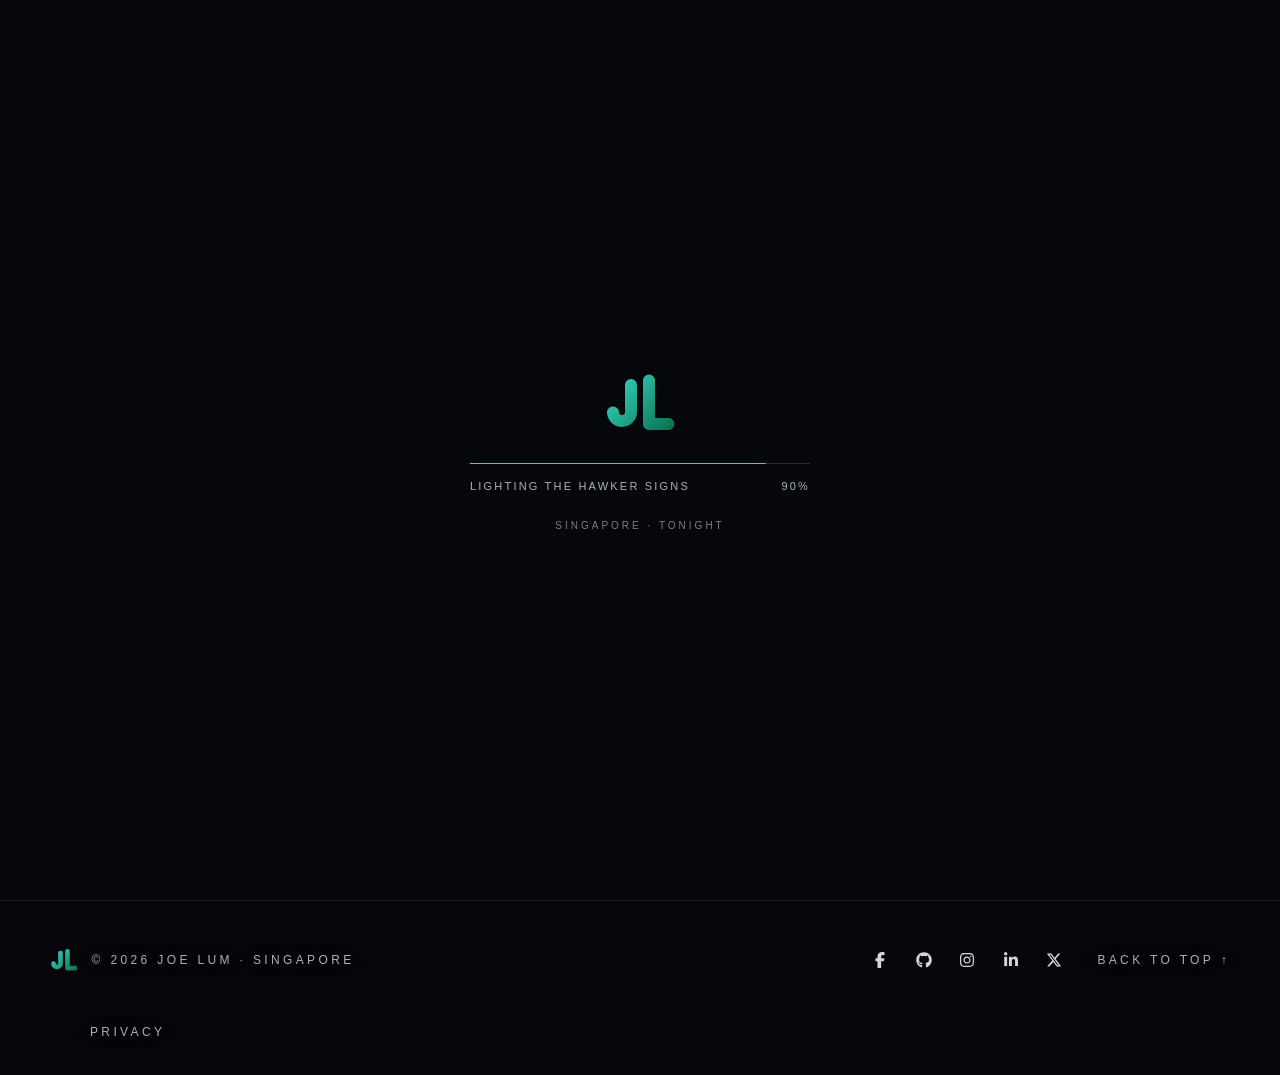
<file: 404/index.html>
<!DOCTYPE html><html lang="en"><head><meta charSet="utf-8"/><meta name="viewport" content="width=device-width, initial-scale=1"/><link rel="stylesheet" href="/_next/static/chunks/1v-9eg9n2r5tg.css" data-precedence="next"/><link rel="preload" as="script" fetchPriority="low" href="/_next/static/chunks/1pcw6gskne7pf.js"/><script src="/_next/static/chunks/1wnov70f88xjy.js" async=""></script><script src="/_next/static/chunks/092r-mewpaf3q.js" async=""></script><script src="/_next/static/chunks/0c98xzjfks9hq.js" async=""></script><script src="/_next/static/chunks/turbopack-2u1d16houkiyo.js" async=""></script><script src="/_next/static/chunks/30nhyetzpeohx.js" async=""></script><script src="/_next/static/chunks/0ltbm3uc36fsd.js" async=""></script><script src="/_next/static/chunks/31m-2cqp_01fg.js" async=""></script><script src="/_next/static/chunks/2tms1og7sox-8.js" async=""></script><script src="/_next/static/chunks/15rgu_l4-33qj.js" async=""></script><meta name="robots" content="noindex"/><meta name="next-size-adjust" content=""/><title>Joe Lum — Software Developer</title><meta name="description" content="I’m a software developer living in Singapore who loves creating apps that make life easier by automating repetitive tasks and improving everyday experiences."/><meta name="application-name" content="Joe Lum"/><meta name="author" content="Joe Lum"/><meta name="keywords" content="Joe Lum,Software Developer,Singapore,Portfolio"/><meta name="creator" content="Joe Lum"/><link rel="icon" href="/icon.svg?icon.1xjopr1339k_-.svg" sizes="any" type="image/svg+xml"/><script src="/_next/static/chunks/0cz1d0mv5g_q7.js" noModule=""></script></head><body class="T19VSG_variable _8Li5zG_variable -5dOoa_variable EgwAuW_variable"><div hidden=""><!--$--><!--/$--></div><script type="application/ld+json">{"@context":"https://schema.org","@graph":[{"@type":"Person","@id":"https://lumtw.com/#person","name":"Joe Lum","url":"https://lumtw.com/","jobTitle":"Software Developer","description":"I’m a software developer living in Singapore who loves creating apps that make life easier by automating repetitive tasks and improving everyday experiences.","address":{"@type":"PostalAddress","addressCountry":"SG"},"sameAs":["https://facebook.com/lumtwj","https://github.com/lumtwj","https://instagram.com/lumtwj","https://www.linkedin.com/in/joelum","https://x.com/lumtwj"]},{"@type":"WebSite","@id":"https://lumtw.com/#website","url":"https://lumtw.com/","name":"Joe Lum","inLanguage":"en-SG","publisher":{"@id":"https://lumtw.com/#person"}}]}</script><div data-nosnippet="true" aria-hidden="true" style="position:fixed;inset:0;z-index:9999;background:#06070a;display:flex;flex-direction:column;align-items:center;justify-content:center;gap:1.5rem;opacity:1"><svg width="72" height="72" viewBox="0 0 48 48" fill="none" aria-label="Joe Lum" role="img"><defs><linearGradient id="intro-grad" x1="6" y1="6" x2="44" y2="42" gradientUnits="userSpaceOnUse"><stop stop-color="#35d6c4"></stop><stop offset="1" stop-color="#0b7150"></stop></linearGradient></defs><g stroke="url(#intro-grad)" stroke-width="8" stroke-linecap="round" stroke-linejoin="round" fill="none"><path d="M18 12V30a6 6 0 0 1-12 0" pathLength="1" stroke-dashoffset="0" stroke-dasharray="0 1" style="opacity:0"></path><path d="M30 9V38H43" pathLength="1" stroke-dashoffset="0" stroke-dasharray="0 1" style="opacity:0"></path></g></svg><div style="width:min(340px, 70vw)"><div style="height:1px;background:rgba(255,255,255,0.14);position:relative;overflow:hidden"><div style="position:absolute;inset:0;transform-origin:left;background:var(--color-signal)"></div></div><div style="margin-top:0.9rem;display:flex;justify-content:space-between;font-family:var(--font-mono);font-size:11px;letter-spacing:0.2em;text-transform:uppercase;color:var(--fg-subtle)"><span>Warming the void-deck lights</span><span>0<!-- -->%</span></div></div><span style="font-family:var(--font-mono);font-size:10px;letter-spacing:0.3em;text-transform:uppercase;color:var(--fg-subtle);opacity:0.7">Singapore ·<!-- --> <!-- -->tonight</span></div><div aria-hidden="true" style="position:fixed;inset:0;z-index:-1;background:radial-gradient(50% 40% at 72% 20%, #ffbe7873 0%, transparent 55%),linear-gradient(180deg, #46567c 0%, #e6a45f 100%)"></div><header class="glass glass-nav" style="position:fixed;top:0;left:0;right:0;z-index:50;border-bottom:1px solid var(--glass-border)"><div class="shell" style="height:64px;display:flex;align-items:center;justify-content:space-between"><a aria-label="Home" href="/"><svg width="34" height="34" viewBox="0 0 48 48" fill="none" role="img" aria-label="Joe Lum"><defs><linearGradient id="logo-grad" x1="6" y1="6" x2="44" y2="42" gradientUnits="userSpaceOnUse"><stop stop-color="#35d6c4"></stop><stop offset="1" stop-color="#0b7150"></stop></linearGradient></defs><g stroke="url(#logo-grad)" stroke-width="8" stroke-linecap="round" stroke-linejoin="round" fill="none"><path d="M18 12V30a6 6 0 0 1-12 0"></path><path d="M30 9V38H43"></path></g></svg></a><nav style="display:flex;align-items:center;gap:0.25rem" class="nav-desktop"><button type="button" style="position:relative;padding:0.5rem 0.85rem;font-family:var(--font-mono);font-size:11px;letter-spacing:0.12em;text-transform:uppercase;color:var(--fg-muted);transition:color 0.18s ease">Origin</button><button type="button" style="position:relative;padding:0.5rem 0.85rem;font-family:var(--font-mono);font-size:11px;letter-spacing:0.12em;text-transform:uppercase;color:var(--fg-muted);transition:color 0.18s ease">Stack</button><button type="button" style="position:relative;padding:0.5rem 0.85rem;font-family:var(--font-mono);font-size:11px;letter-spacing:0.12em;text-transform:uppercase;color:var(--fg-muted);transition:color 0.18s ease">Work</button><button type="button" style="position:relative;padding:0.5rem 0.85rem;font-family:var(--font-mono);font-size:11px;letter-spacing:0.12em;text-transform:uppercase;color:var(--fg-muted);transition:color 0.18s ease">Contact</button></nav><button type="button" class="nav-mobile-toggle" aria-label="Open menu" aria-expanded="false" aria-controls="nav-mobile-menu" style="display:none;color:var(--fg);padding:8px"><svg stroke="currentColor" fill="none" stroke-width="2" viewBox="0 0 24 24" stroke-linecap="round" stroke-linejoin="round" height="20" width="20" xmlns="http://www.w3.org/2000/svg"><line x1="4" x2="20" y1="12" y2="12"></line><line x1="4" x2="20" y1="6" y2="6"></line><line x1="4" x2="20" y1="18" y2="18"></line></svg></button></div></header><main><div class="subpage"><div class="shell" style="text-align:center;display:flex;flex-direction:column;align-items:center;gap:1.5rem;padding-top:6rem"><h1 class="display" style="font-size:clamp(4rem, 18vw, 9rem)">404</h1><p style="color:var(--fg-muted)">This page slipped down a void deck. It could not be found.</p><a class="cta-round" href="/"><span class="ring" aria-hidden="true">↑</span>Back home</a></div></div><!--$--><!--/$--></main><footer class="glass glass-footer" style="position:relative;border-top:1px solid var(--border)"><div class="shell" style="padding:2.5rem 0;display:flex;flex-wrap:wrap;align-items:center;justify-content:space-between;gap:1.5rem"><div style="display:flex;align-items:center;gap:0.85rem"><svg width="28" height="28" viewBox="0 0 48 48" fill="none" role="img" aria-label="Joe Lum"><defs><linearGradient id="logo-grad" x1="6" y1="6" x2="44" y2="42" gradientUnits="userSpaceOnUse"><stop stop-color="#35d6c4"></stop><stop offset="1" stop-color="#0b7150"></stop></linearGradient></defs><g stroke="url(#logo-grad)" stroke-width="8" stroke-linecap="round" stroke-linejoin="round" fill="none"><path d="M18 12V30a6 6 0 0 1-12 0"></path><path d="M30 9V38H43"></path></g></svg><span class="eyebrow">© <!-- -->2026<!-- --> Joe Lum · Singapore</span></div><div style="display:flex;align-items:center;gap:1.5rem"><div style="display:flex;gap:0.35rem"><a href="https://facebook.com/lumtwj" target="_blank" rel="noopener noreferrer" aria-label="Facebook" class="social-btn" style="display:grid;place-items:center;width:38px;height:38px;border-radius:999px;color:var(--fg-muted);transition:color 0.18s ease, background 0.18s ease"><svg stroke="currentColor" fill="currentColor" stroke-width="0" viewBox="0 0 320 512" height="1em" width="1em" xmlns="http://www.w3.org/2000/svg"><path d="M80 299.3V512H196V299.3h86.5l18-97.8H196V166.9c0-51.7 20.3-71.5 72.7-71.5c16.3 0 29.4 .4 37 1.2V7.9C291.4 4 256.4 0 236.2 0C129.3 0 80 50.5 80 159.4v42.1H14v97.8H80z"></path></svg></a><a href="https://github.com/lumtwj" target="_blank" rel="noopener noreferrer" aria-label="GitHub" class="social-btn" style="display:grid;place-items:center;width:38px;height:38px;border-radius:999px;color:var(--fg-muted);transition:color 0.18s ease, background 0.18s ease"><svg stroke="currentColor" fill="currentColor" stroke-width="0" viewBox="0 0 496 512" height="1em" width="1em" xmlns="http://www.w3.org/2000/svg"><path d="M165.9 397.4c0 2-2.3 3.6-5.2 3.6-3.3.3-5.6-1.3-5.6-3.6 0-2 2.3-3.6 5.2-3.6 3-.3 5.6 1.3 5.6 3.6zm-31.1-4.5c-.7 2 1.3 4.3 4.3 4.9 2.6 1 5.6 0 6.2-2s-1.3-4.3-4.3-5.2c-2.6-.7-5.5.3-6.2 2.3zm44.2-1.7c-2.9.7-4.9 2.6-4.6 4.9.3 2 2.9 3.3 5.9 2.6 2.9-.7 4.9-2.6 4.6-4.6-.3-1.9-3-3.2-5.9-2.9zM244.8 8C106.1 8 0 113.3 0 252c0 110.9 69.8 205.8 169.5 239.2 12.8 2.3 17.3-5.6 17.3-12.1 0-6.2-.3-40.4-.3-61.4 0 0-70 15-84.7-29.8 0 0-11.4-29.1-27.8-36.6 0 0-22.9-15.7 1.6-15.4 0 0 24.9 2 38.6 25.8 21.9 38.6 58.6 27.5 72.9 20.9 2.3-16 8.8-27.1 16-33.7-55.9-6.2-112.3-14.3-112.3-110.5 0-27.5 7.6-41.3 23.6-58.9-2.6-6.5-11.1-33.3 2.6-67.9 20.9-6.5 69 27 69 27 20-5.6 41.5-8.5 62.8-8.5s42.8 2.9 62.8 8.5c0 0 48.1-33.6 69-27 13.7 34.7 5.2 61.4 2.6 67.9 16 17.7 25.8 31.5 25.8 58.9 0 96.5-58.9 104.2-114.8 110.5 9.2 7.9 17 22.9 17 46.4 0 33.7-.3 75.4-.3 83.6 0 6.5 4.6 14.4 17.3 12.1C428.2 457.8 496 362.9 496 252 496 113.3 383.5 8 244.8 8zM97.2 352.9c-1.3 1-1 3.3.7 5.2 1.6 1.6 3.9 2.3 5.2 1 1.3-1 1-3.3-.7-5.2-1.6-1.6-3.9-2.3-5.2-1zm-10.8-8.1c-.7 1.3.3 2.9 2.3 3.9 1.6 1 3.6.7 4.3-.7.7-1.3-.3-2.9-2.3-3.9-2-.6-3.6-.3-4.3.7zm32.4 35.6c-1.6 1.3-1 4.3 1.3 6.2 2.3 2.3 5.2 2.6 6.5 1 1.3-1.3.7-4.3-1.3-6.2-2.2-2.3-5.2-2.6-6.5-1zm-11.4-14.7c-1.6 1-1.6 3.6 0 5.9 1.6 2.3 4.3 3.3 5.6 2.3 1.6-1.3 1.6-3.9 0-6.2-1.4-2.3-4-3.3-5.6-2z"></path></svg></a><a href="https://instagram.com/lumtwj" target="_blank" rel="noopener noreferrer" aria-label="Instagram" class="social-btn" style="display:grid;place-items:center;width:38px;height:38px;border-radius:999px;color:var(--fg-muted);transition:color 0.18s ease, background 0.18s ease"><svg stroke="currentColor" fill="currentColor" stroke-width="0" viewBox="0 0 448 512" height="1em" width="1em" xmlns="http://www.w3.org/2000/svg"><path d="M224.1 141c-63.6 0-114.9 51.3-114.9 114.9s51.3 114.9 114.9 114.9S339 319.5 339 255.9 287.7 141 224.1 141zm0 189.6c-41.1 0-74.7-33.5-74.7-74.7s33.5-74.7 74.7-74.7 74.7 33.5 74.7 74.7-33.6 74.7-74.7 74.7zm146.4-194.3c0 14.9-12 26.8-26.8 26.8-14.9 0-26.8-12-26.8-26.8s12-26.8 26.8-26.8 26.8 12 26.8 26.8zm76.1 27.2c-1.7-35.9-9.9-67.7-36.2-93.9-26.2-26.2-58-34.4-93.9-36.2-37-2.1-147.9-2.1-184.9 0-35.8 1.7-67.6 9.9-93.9 36.1s-34.4 58-36.2 93.9c-2.1 37-2.1 147.9 0 184.9 1.7 35.9 9.9 67.7 36.2 93.9s58 34.4 93.9 36.2c37 2.1 147.9 2.1 184.9 0 35.9-1.7 67.7-9.9 93.9-36.2 26.2-26.2 34.4-58 36.2-93.9 2.1-37 2.1-147.8 0-184.8zM398.8 388c-7.8 19.6-22.9 34.7-42.6 42.6-29.5 11.7-99.5 9-132.1 9s-102.7 2.6-132.1-9c-19.6-7.8-34.7-22.9-42.6-42.6-11.7-29.5-9-99.5-9-132.1s-2.6-102.7 9-132.1c7.8-19.6 22.9-34.7 42.6-42.6 29.5-11.7 99.5-9 132.1-9s102.7-2.6 132.1 9c19.6 7.8 34.7 22.9 42.6 42.6 11.7 29.5 9 99.5 9 132.1s2.7 102.7-9 132.1z"></path></svg></a><a href="https://www.linkedin.com/in/joelum" target="_blank" rel="noopener noreferrer" aria-label="LinkedIn" class="social-btn" style="display:grid;place-items:center;width:38px;height:38px;border-radius:999px;color:var(--fg-muted);transition:color 0.18s ease, background 0.18s ease"><svg stroke="currentColor" fill="currentColor" stroke-width="0" viewBox="0 0 448 512" height="1em" width="1em" xmlns="http://www.w3.org/2000/svg"><path d="M100.28 448H7.4V148.9h92.88zM53.79 108.1C24.09 108.1 0 83.5 0 53.8a53.79 53.79 0 0 1 107.58 0c0 29.7-24.1 54.3-53.79 54.3zM447.9 448h-92.68V302.4c0-34.7-.7-79.2-48.29-79.2-48.29 0-55.69 37.7-55.69 76.7V448h-92.78V148.9h89.08v40.8h1.3c12.4-23.5 42.69-48.3 87.88-48.3 94 0 111.28 61.9 111.28 142.3V448z"></path></svg></a><a href="https://x.com/lumtwj" target="_blank" rel="noopener noreferrer" aria-label="X" class="social-btn" style="display:grid;place-items:center;width:38px;height:38px;border-radius:999px;color:var(--fg-muted);transition:color 0.18s ease, background 0.18s ease"><svg stroke="currentColor" fill="currentColor" stroke-width="0" viewBox="0 0 512 512" height="1em" width="1em" xmlns="http://www.w3.org/2000/svg"><path d="M389.2 48h70.6L305.6 224.2 487 464H345L233.7 318.6 106.5 464H35.8L200.7 275.5 26.8 48H172.4L272.9 180.9 389.2 48zM364.4 421.8h39.1L151.1 88h-42L364.4 421.8z"></path></svg></a></div><button class="eyebrow" style="display:inline-flex;align-items:center;gap:0.5rem">Back to top ↑</button></div></div><div class="shell" style="padding-bottom:2rem"><a class="eyebrow" style="color:var(--fg-subtle)" href="/privacy/">Privacy</a></div></footer><script id="_R_">(globalThis["TURBOPACK"] || (globalThis["TURBOPACK"] = [])).push({"otherChunks":["static/chunks/1pcw6gskne7pf.js","static/chunks/1wnov70f88xjy.js","static/chunks/092r-mewpaf3q.js","static/chunks/0c98xzjfks9hq.js"],"runtimeModuleIds":[94553]});</script><script src="/_next/static/chunks/1pcw6gskne7pf.js" async=""></script><script>(self.__next_f=self.__next_f||[]).push([0])</script><script>self.__next_f.push([1,"1:\"$Sreact.fragment\"\n2:\"/_next/static/chunks/30nhyetzpeohx.js\"\n3:\"/_next/static/chunks/0ltbm3uc36fsd.js\"\n4:\"/_next/static/chunks/31m-2cqp_01fg.js\"\n5:\"/_next/static/chunks/2tms1og7sox-8.js\"\n6:\"/_next/static/chunks/15rgu_l4-33qj.js\"\n7:I[92428,[\"$2\",\"$3\",\"$4\",\"$5\",\"$6\"],\"default\"]\n8:I[52157,[\"$2\",\"$3\",\"$4\",\"$5\",\"$6\"],\"PreloadChunks\"]\na:I[84352,[\"$2\",\"$3\",\"$4\",\"$5\",\"$6\"],\"default\"]\nb:I[51572,[\"$2\",\"$3\",\"$4\",\"$5\",\"$6\"],\"default\"]\nc:I[39756,[\"$2\",\"$3\",\"$4\",\"$5\",\"$6\"],\"default\"]\nd:I[37457,[\"$2\",\"$3\",\"$4\",\"$5\",\"$6\"],\"default\"]\ne:I[22016,[\"$2\",\"$3\",\"$4\",\"$5\",\"$6\"],\"\"]\nf:I[17656,[\"$2\",\"$3\",\"$4\",\"$5\",\"$6\"],\"default\"]\n13:I[97367,[\"$2\",\"$3\",\"$4\",\"$5\",\"$6\"],\"OutletBoundary\"]\n14:\"$Sreact.suspense\"\n16:\"ViewportBoundary\"\n17:I[97367,[\"$2\",\"$3\",\"$4\",\"$5\",\"$6\"],\"$16\"]\n19:\"MetadataBoundary\"\n1a:I[97367,[\"$2\",\"$3\",\"$4\",\"$5\",\"$6\"],\"$19\"]\n1c:I[68027,[\"$2\",\"$3\",\"$4\",\"$5\",\"$6\"],\"default\",1]\n:HL[\"/_next/static/chunks/1v-9eg9n2r5tg.css\",\"style\"]\n11:X\n12:[[\"children\",{\"s\":\"__PAGE__\",\"h\":512,\"d\":{\"r\":[\"$\",\"$1\",\"c\",{\"children\":[[\"$\",\"div\",null,{\"className\":\"subpage\",\"children\":[\"$\",\"div\",null,{\"className\":\"shell\",\"style\":{\"textAlign\":\"center\",\"display\":\"flex\",\"flexDirection\":\"column\",\"alignItems\":\"center\",\"gap\":\"1.5rem\",\"paddingTop\":\"6rem\"},\"children\":[[\"$\",\"h1\",null,{\"className\":\"display\",\"style\":{\"fontSize\":\"clamp(4rem, 18vw, 9rem)\"},\"children\":\"404\"}],[\"$\",\"p\",null,{\"style\":{\"color\":\"var(--fg-muted)\"},\"children\":\"This page slipped down a void deck. It could not be found.\"}],[\"$\",\"$Le\",null,{\"href\":\"/\",\"className\":\"cta-round\",\"children\":[[\"$\",\"span\",null,{\"className\":\"ring\",\"aria-hidden\":true,\"children\":\"↑\"}],\"Back home\"]}]]}]}],null,[\"$\",\"$L13\",null,{\"children\":[\"$\",\"$14\",null,{\"name\":\"Next.MetadataOutlet\",\"children\":\"$@15\"}]}]]}],\"p\":false,\"v\":null}}]]\n10:[[\"children\",{\"s\":\"/_not-found\",\"h\":512,\"d\":{\"r\":[\"$\",\"$1\",\"c\",{\"children\":[null,[\"$\",\"$Lc\",null,{\"parallelRouterKey\":\"children\",\"error\":\"$undefined\",\"errorStyles\":\"$undefined\",\"errorScripts\":\"$undefined\",\"template\":[\"$\",\"$Ld\",null,{}],\"templateStyles\":\"$undefined\",\"templateScripts\":\"$undefined\",\"notFound\":\"$undefined\",\"forbidden\":\"$undefined\",\"unauthorized\":\"$undefined\"}]]}],\"p\":false,\"v\":\"$11\"},\"c\":\"$Q12\"}]]\n"])</script><script>self.__next_f.push([1,"0:{\"P\":null,\"c\":[\"\",\"_not-found\",\"\"],\"q\":\"\",\"i\":false,\"t\":{\"t\":{\"s\":\"\",\"h\":528,\"d\":{\"r\":[\"$\",\"$1\",\"c\",{\"children\":[[[\"$\",\"link\",\"0\",{\"rel\":\"stylesheet\",\"href\":\"/_next/static/chunks/1v-9eg9n2r5tg.css\",\"precedence\":\"next\",\"crossOrigin\":\"$undefined\",\"nonce\":\"$undefined\"}],[\"$\",\"script\",\"script-0\",{\"src\":\"/_next/static/chunks/30nhyetzpeohx.js\",\"async\":true,\"nonce\":\"$undefined\"}],[\"$\",\"script\",\"script-1\",{\"src\":\"/_next/static/chunks/0ltbm3uc36fsd.js\",\"async\":true,\"nonce\":\"$undefined\"}],[\"$\",\"script\",\"script-2\",{\"src\":\"/_next/static/chunks/31m-2cqp_01fg.js\",\"async\":true,\"nonce\":\"$undefined\"}],[\"$\",\"script\",\"script-3\",{\"src\":\"/_next/static/chunks/2tms1og7sox-8.js\",\"async\":true,\"nonce\":\"$undefined\"}],[\"$\",\"script\",\"script-4\",{\"src\":\"/_next/static/chunks/15rgu_l4-33qj.js\",\"async\":true,\"nonce\":\"$undefined\"}]],[\"$\",\"html\",null,{\"lang\":\"en\",\"suppressHydrationWarning\":true,\"children\":[\"$\",\"body\",null,{\"className\":\"T19VSG_variable _8Li5zG_variable -5dOoa_variable EgwAuW_variable\",\"children\":[[\"$\",\"script\",null,{\"type\":\"application/ld+json\",\"dangerouslySetInnerHTML\":{\"__html\":\"{\\\"@context\\\":\\\"https://schema.org\\\",\\\"@graph\\\":[{\\\"@type\\\":\\\"Person\\\",\\\"@id\\\":\\\"https://lumtw.com/#person\\\",\\\"name\\\":\\\"Joe Lum\\\",\\\"url\\\":\\\"https://lumtw.com/\\\",\\\"jobTitle\\\":\\\"Software Developer\\\",\\\"description\\\":\\\"I’m a software developer living in Singapore who loves creating apps that make life easier by automating repetitive tasks and improving everyday experiences.\\\",\\\"address\\\":{\\\"@type\\\":\\\"PostalAddress\\\",\\\"addressCountry\\\":\\\"SG\\\"},\\\"sameAs\\\":[\\\"https://facebook.com/lumtwj\\\",\\\"https://github.com/lumtwj\\\",\\\"https://instagram.com/lumtwj\\\",\\\"https://www.linkedin.com/in/joelum\\\",\\\"https://x.com/lumtwj\\\"]},{\\\"@type\\\":\\\"WebSite\\\",\\\"@id\\\":\\\"https://lumtw.com/#website\\\",\\\"url\\\":\\\"https://lumtw.com/\\\",\\\"name\\\":\\\"Joe Lum\\\",\\\"inLanguage\\\":\\\"en-SG\\\",\\\"publisher\\\":{\\\"@id\\\":\\\"https://lumtw.com/#person\\\"}}]}\"}}],[\"$\",\"$L7\",null,{}],[[\"$\",\"$L8\",null,{\"moduleIds\":[\"3732923020766141726\"]}],\"$L9\"],[\"$\",\"$La\",null,{\"children\":[[\"$\",\"$Lb\",null,{}],[\"$\",\"main\",null,{\"children\":[\"$\",\"$Lc\",null,{\"parallelRouterKey\":\"children\",\"error\":\"$undefined\",\"errorStyles\":\"$undefined\",\"errorScripts\":\"$undefined\",\"template\":[\"$\",\"$Ld\",null,{}],\"templateStyles\":\"$undefined\",\"templateScripts\":\"$undefined\",\"notFound\":[[\"$\",\"div\",null,{\"className\":\"subpage\",\"children\":[\"$\",\"div\",null,{\"className\":\"shell\",\"style\":{\"textAlign\":\"center\",\"display\":\"flex\",\"flexDirection\":\"column\",\"alignItems\":\"center\",\"gap\":\"1.5rem\",\"paddingTop\":\"6rem\"},\"children\":[[\"$\",\"h1\",null,{\"className\":\"display\",\"style\":{\"fontSize\":\"clamp(4rem, 18vw, 9rem)\"},\"children\":\"404\"}],[\"$\",\"p\",null,{\"style\":{\"color\":\"var(--fg-muted)\"},\"children\":\"This page slipped down a void deck. It could not be found.\"}],[\"$\",\"$Le\",null,{\"href\":\"/\",\"className\":\"cta-round\",\"children\":[[\"$\",\"span\",null,{\"className\":\"ring\",\"aria-hidden\":true,\"children\":\"↑\"}],\"Back home\"]}]]}]}],[]],\"forbidden\":\"$undefined\",\"unauthorized\":\"$undefined\"}]}],[\"$\",\"$Lf\",null,{}]]}]]}]}]]}],\"p\":false,\"v\":null},\"c\":\"$Q10\"},\"h\":{\"r\":[\"$\",\"$1\",\"h\",{\"children\":[[\"$\",\"meta\",null,{\"name\":\"robots\",\"content\":\"noindex\"}],[\"$\",\"$L17\",null,{\"children\":\"$L18\"}],[\"$\",\"$L1a\",null,{\"children\":[[\"$\",\"div\",null,{\"hidden\":true,\"children\":[\"$\",\"$14\",null,{\"name\":\"Next.Metadata\",\"children\":\"$L1b\"}]}],null]}],[\"$\",\"meta\",null,{\"name\":\"next-size-adjust\",\"content\":\"\"}]]}],\"p\":false,\"v\":null}},\"m\":\"$undefined\",\"G\":[\"$1c\",[[\"$\",\"link\",\"0\",{\"rel\":\"stylesheet\",\"href\":\"/_next/static/chunks/1v-9eg9n2r5tg.css\",\"precedence\":\"next\",\"crossOrigin\":\"$undefined\",\"nonce\":\"$undefined\"}]]],\"S\":true,\"r\":\"$undefined\",\"s\":\"$undefined\",\"a\":\"$undefined\",\"l\":\"$undefined\",\"p\":\"$undefined\",\"d\":\"$undefined\",\"b\":\"j5EtAA22Ksh-5sR6mVOtx\"}\n"])</script><script>self.__next_f.push([1,"1d:I[88727,[\"$2\",\"$3\",\"$4\",\"$5\",\"$6\"],\"default\"]\n11:C\n9:[\"$\",\"$L1d\",null,{}]\n"])</script><script>self.__next_f.push([1,"18:[[\"$\",\"meta\",\"0\",{\"charSet\":\"utf-8\"}],[\"$\",\"meta\",\"1\",{\"name\":\"viewport\",\"content\":\"width=device-width, initial-scale=1\"}]]\n"])</script><script>self.__next_f.push([1,"1e:I[27201,[\"$2\",\"$3\",\"$4\",\"$5\",\"$6\"],\"IconMark\"]\n15:null\n1b:[[\"$\",\"title\",\"0\",{\"children\":\"Joe Lum — Software Developer\"}],[\"$\",\"meta\",\"1\",{\"name\":\"description\",\"content\":\"I’m a software developer living in Singapore who loves creating apps that make life easier by automating repetitive tasks and improving everyday experiences.\"}],[\"$\",\"meta\",\"2\",{\"name\":\"application-name\",\"content\":\"Joe Lum\"}],[\"$\",\"meta\",\"3\",{\"name\":\"author\",\"content\":\"Joe Lum\"}],[\"$\",\"meta\",\"4\",{\"name\":\"keywords\",\"content\":\"Joe Lum,Software Developer,Singapore,Portfolio\"}],[\"$\",\"meta\",\"5\",{\"name\":\"creator\",\"content\":\"Joe Lum\"}],[\"$\",\"link\",\"6\",{\"rel\":\"icon\",\"href\":\"/icon.svg?icon.1xjopr1339k_-.svg\",\"sizes\":\"any\",\"type\":\"image/svg+xml\"}],[\"$\",\"$L1e\",\"7\",{}]]\n"])</script></body></html>
</file>
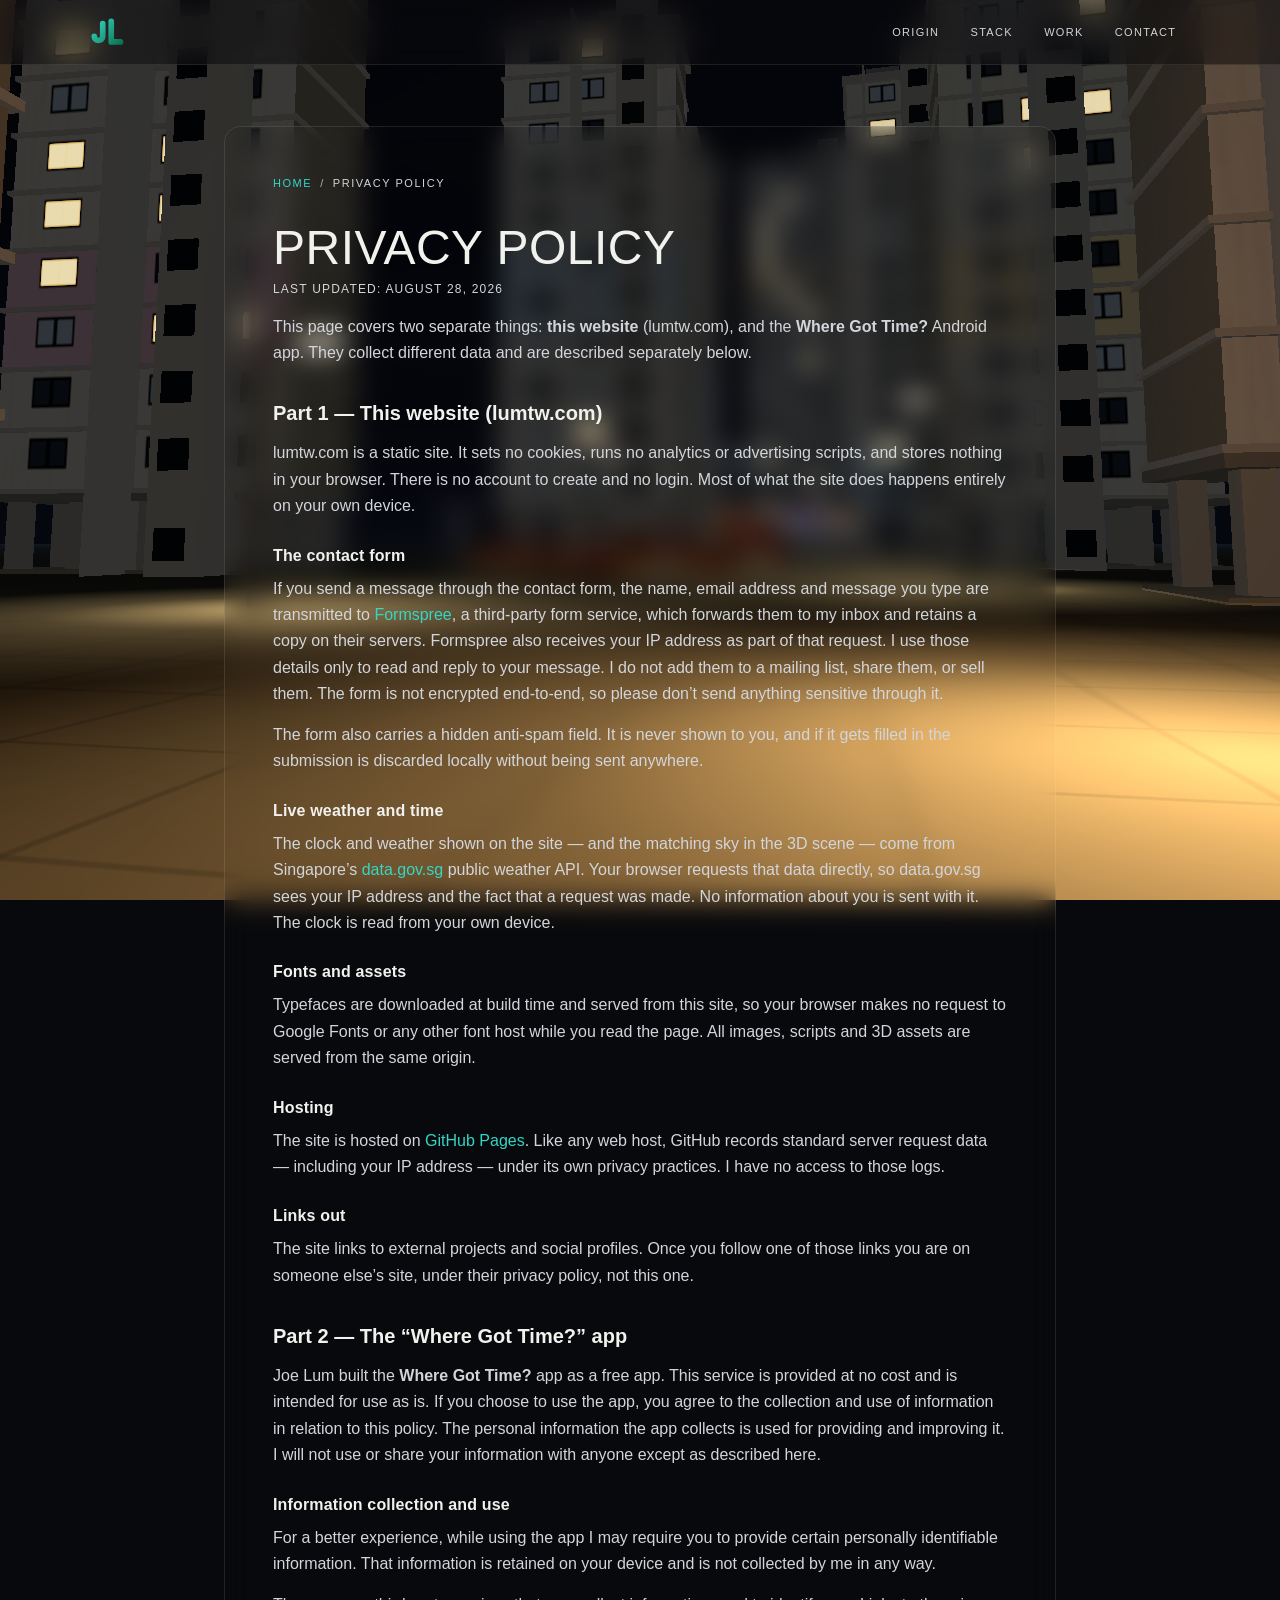
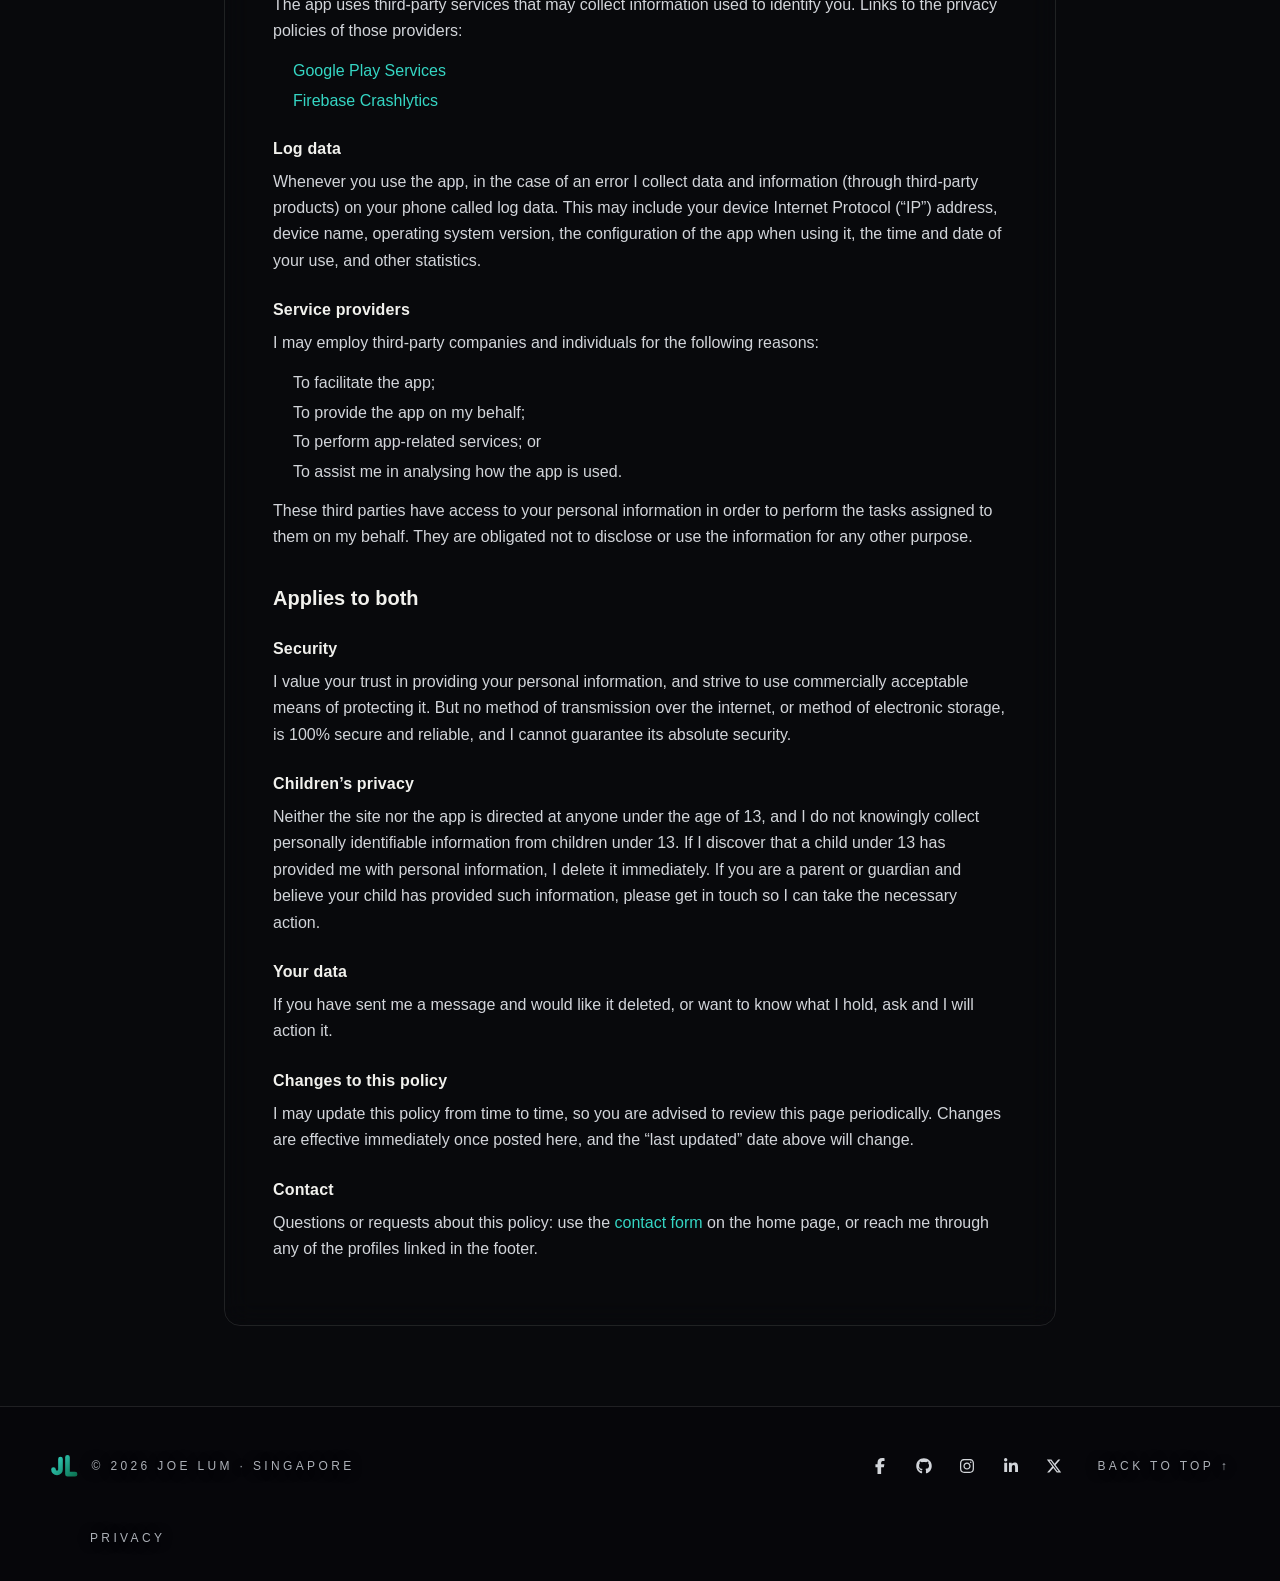
<file: privacy/index.html>
<!DOCTYPE html><html lang="en"><head><meta charSet="utf-8"/><meta name="viewport" content="width=device-width, initial-scale=1"/><link rel="preload" href="/_next/static/media/07a39a8a4660cc7c-s.p.0r6juujl39pe6.woff2" as="font" crossorigin="" type="font/woff2"/><link rel="preload" href="/_next/static/media/237858b39a32779d-s.p.2cyn07wtgehh0.woff2" as="font" crossorigin="" type="font/woff2"/><link rel="preload" href="/_next/static/media/605ce01b664af129-s.p.0wgildi0cnwt9.woff2" as="font" crossorigin="" type="font/woff2"/><link rel="preload" href="/_next/static/media/6e7755c9813efd51-s.p.0pan85mumqyf3.woff2" as="font" crossorigin="" type="font/woff2"/><link rel="stylesheet" href="/_next/static/chunks/1v-9eg9n2r5tg.css" data-precedence="next"/><link rel="preload" as="script" fetchPriority="low" href="/_next/static/chunks/1pcw6gskne7pf.js"/><script src="/_next/static/chunks/1wnov70f88xjy.js" async=""></script><script src="/_next/static/chunks/092r-mewpaf3q.js" async=""></script><script src="/_next/static/chunks/0c98xzjfks9hq.js" async=""></script><script src="/_next/static/chunks/turbopack-2u1d16houkiyo.js" async=""></script><script src="/_next/static/chunks/30nhyetzpeohx.js" async=""></script><script src="/_next/static/chunks/0ltbm3uc36fsd.js" async=""></script><script src="/_next/static/chunks/31m-2cqp_01fg.js" async=""></script><script src="/_next/static/chunks/2tms1og7sox-8.js" async=""></script><script src="/_next/static/chunks/15rgu_l4-33qj.js" async=""></script><meta name="next-size-adjust" content=""/><title>Privacy Policy · Joe Lum</title><meta name="description" content="How lumtw.com and the “Where Got Time?” app handle your data — what is collected, what is not, and who it is shared with."/><meta name="application-name" content="Joe Lum"/><meta name="author" content="Joe Lum"/><meta name="keywords" content="Joe Lum,Software Developer,Singapore,Portfolio"/><meta name="creator" content="Joe Lum"/><link rel="canonical" href="https://lumtw.com/privacy/"/><meta property="og:title" content="Privacy Policy · Joe Lum"/><meta property="og:description" content="How lumtw.com and the “Where Got Time?” app handle your data — what is collected, what is not, and who it is shared with."/><meta property="og:url" content="https://lumtw.com/privacy/"/><meta property="og:site_name" content="Joe Lum"/><meta property="og:locale" content="en_SG"/><meta property="og:image" content="https://lumtw.com/og.jpg"/><meta property="og:image:width" content="1200"/><meta property="og:image:height" content="630"/><meta property="og:image:alt" content="A 3D Singapore HDB estate at golden hour"/><meta property="og:type" content="website"/><meta name="twitter:card" content="summary_large_image"/><meta name="twitter:creator" content="@lumtwj"/><meta name="twitter:title" content="Privacy Policy · Joe Lum"/><meta name="twitter:description" content="How lumtw.com and the “Where Got Time?” app handle your data — what is collected, what is not, and who it is shared with."/><meta name="twitter:image" content="https://lumtw.com/og.jpg"/><link rel="icon" href="/icon.svg?icon.1xjopr1339k_-.svg" sizes="any" type="image/svg+xml"/><script src="/_next/static/chunks/0cz1d0mv5g_q7.js" noModule=""></script></head><body class="T19VSG_variable _8Li5zG_variable -5dOoa_variable EgwAuW_variable"><div hidden=""><!--$--><!--/$--></div><script type="application/ld+json">{"@context":"https://schema.org","@graph":[{"@type":"Person","@id":"https://lumtw.com/#person","name":"Joe Lum","url":"https://lumtw.com/","jobTitle":"Software Developer","description":"I’m a software developer living in Singapore who loves creating apps that make life easier by automating repetitive tasks and improving everyday experiences.","address":{"@type":"PostalAddress","addressCountry":"SG"},"sameAs":["https://facebook.com/lumtwj","https://github.com/lumtwj","https://instagram.com/lumtwj","https://www.linkedin.com/in/joelum","https://x.com/lumtwj"]},{"@type":"WebSite","@id":"https://lumtw.com/#website","url":"https://lumtw.com/","name":"Joe Lum","inLanguage":"en-SG","publisher":{"@id":"https://lumtw.com/#person"}}]}</script><div data-nosnippet="true" aria-hidden="true" style="position:fixed;inset:0;z-index:9999;background:#06070a;display:flex;flex-direction:column;align-items:center;justify-content:center;gap:1.5rem;opacity:1"><svg width="72" height="72" viewBox="0 0 48 48" fill="none" aria-label="Joe Lum" role="img"><defs><linearGradient id="intro-grad" x1="6" y1="6" x2="44" y2="42" gradientUnits="userSpaceOnUse"><stop stop-color="#35d6c4"></stop><stop offset="1" stop-color="#0b7150"></stop></linearGradient></defs><g stroke="url(#intro-grad)" stroke-width="8" stroke-linecap="round" stroke-linejoin="round" fill="none"><path d="M18 12V30a6 6 0 0 1-12 0" pathLength="1" stroke-dashoffset="0" stroke-dasharray="0 1" style="opacity:0"></path><path d="M30 9V38H43" pathLength="1" stroke-dashoffset="0" stroke-dasharray="0 1" style="opacity:0"></path></g></svg><div style="width:min(340px, 70vw)"><div style="height:1px;background:rgba(255,255,255,0.14);position:relative;overflow:hidden"><div style="position:absolute;inset:0;transform-origin:left;background:var(--color-signal)"></div></div><div style="margin-top:0.9rem;display:flex;justify-content:space-between;font-family:var(--font-mono);font-size:11px;letter-spacing:0.2em;text-transform:uppercase;color:var(--fg-subtle)"><span>Warming the void-deck lights</span><span>0<!-- -->%</span></div></div><span style="font-family:var(--font-mono);font-size:10px;letter-spacing:0.3em;text-transform:uppercase;color:var(--fg-subtle);opacity:0.7">Singapore ·<!-- --> <!-- -->tonight</span></div><div aria-hidden="true" style="position:fixed;inset:0;z-index:-1;background:radial-gradient(50% 40% at 72% 20%, #ffbe7873 0%, transparent 55%),linear-gradient(180deg, #46567c 0%, #e6a45f 100%)"></div><header class="glass glass-nav" style="position:fixed;top:0;left:0;right:0;z-index:50;border-bottom:1px solid var(--glass-border)"><div class="shell" style="height:64px;display:flex;align-items:center;justify-content:space-between"><a aria-label="Home" href="/"><svg width="34" height="34" viewBox="0 0 48 48" fill="none" role="img" aria-label="Joe Lum"><defs><linearGradient id="logo-grad" x1="6" y1="6" x2="44" y2="42" gradientUnits="userSpaceOnUse"><stop stop-color="#35d6c4"></stop><stop offset="1" stop-color="#0b7150"></stop></linearGradient></defs><g stroke="url(#logo-grad)" stroke-width="8" stroke-linecap="round" stroke-linejoin="round" fill="none"><path d="M18 12V30a6 6 0 0 1-12 0"></path><path d="M30 9V38H43"></path></g></svg></a><nav style="display:flex;align-items:center;gap:0.25rem" class="nav-desktop"><button type="button" style="position:relative;padding:0.5rem 0.85rem;font-family:var(--font-mono);font-size:11px;letter-spacing:0.12em;text-transform:uppercase;color:var(--fg-muted);transition:color 0.18s ease">Origin</button><button type="button" style="position:relative;padding:0.5rem 0.85rem;font-family:var(--font-mono);font-size:11px;letter-spacing:0.12em;text-transform:uppercase;color:var(--fg-muted);transition:color 0.18s ease">Stack</button><button type="button" style="position:relative;padding:0.5rem 0.85rem;font-family:var(--font-mono);font-size:11px;letter-spacing:0.12em;text-transform:uppercase;color:var(--fg-muted);transition:color 0.18s ease">Work</button><button type="button" style="position:relative;padding:0.5rem 0.85rem;font-family:var(--font-mono);font-size:11px;letter-spacing:0.12em;text-transform:uppercase;color:var(--fg-muted);transition:color 0.18s ease">Contact</button></nav><button type="button" class="nav-mobile-toggle" aria-label="Open menu" aria-expanded="false" aria-controls="nav-mobile-menu" style="display:none;color:var(--fg);padding:8px"><svg stroke="currentColor" fill="none" stroke-width="2" viewBox="0 0 24 24" stroke-linecap="round" stroke-linejoin="round" height="20" width="20" xmlns="http://www.w3.org/2000/svg"><line x1="4" x2="20" y1="12" y2="12"></line><line x1="4" x2="20" y1="6" y2="6"></line><line x1="4" x2="20" y1="18" y2="18"></line></svg></button></div></header><main><div class="subpage"><div class="shell"><article class="subpage-panel prose"><nav class="breadcrumb"><a href="/">Home</a><span aria-hidden="true">/</span><span style="color:var(--fg-muted)">Privacy Policy</span></nav><h1>Privacy Policy</h1><p style="font-family:var(--font-mono);font-size:12px;letter-spacing:0.1em;text-transform:uppercase">Last updated: August 28, 2026</p><p>This page covers two separate things: <strong>this website</strong> <!-- -->(lumtw.com), and the <strong>Where Got Time?</strong> Android app. They collect different data and are described separately below.</p><h2>Part 1 — This website (lumtw.com)</h2><p>lumtw.com is a static site. It sets no cookies, runs no analytics or advertising scripts, and stores nothing in your browser. There is no account to create and no login. Most of what the site does happens entirely on your own device.</p><h3>The contact form</h3><p>If you send a message through the contact form, the name, email address and message you type are transmitted to<!-- --> <a href="https://formspree.io/legal/privacy-policy/" target="_blank" rel="noopener noreferrer">Formspree</a>, a third-party form service, which forwards them to my inbox and retains a copy on their servers. Formspree also receives your IP address as part of that request. I use those details only to read and reply to your message. I do not add them to a mailing list, share them, or sell them. The form is not encrypted end-to-end, so please don’t send anything sensitive through it.</p><p>The form also carries a hidden anti-spam field. It is never shown to you, and if it gets filled in the submission is discarded locally without being sent anywhere.</p><h3>Live weather and time</h3><p>The clock and weather shown on the site — and the matching sky in the 3D scene — come from Singapore’s<!-- --> <a href="https://data.gov.sg/privacy-and-website-terms" target="_blank" rel="noopener noreferrer">data.gov.sg</a> <!-- -->public weather API. Your browser requests that data directly, so data.gov.sg sees your IP address and the fact that a request was made. No information about you is sent with it. The clock is read from your own device.</p><h3>Fonts and assets</h3><p>Typefaces are downloaded at build time and served from this site, so your browser makes no request to Google Fonts or any other font host while you read the page. All images, scripts and 3D assets are served from the same origin.</p><h3>Hosting</h3><p>The site is hosted on<!-- --> <a href="https://docs.github.com/en/pages/getting-started-with-github-pages/what-is-github-pages#data-collection" target="_blank" rel="noopener noreferrer">GitHub Pages</a>. Like any web host, GitHub records standard server request data — including your IP address — under its own privacy practices. I have no access to those logs.</p><h3>Links out</h3><p>The site links to external projects and social profiles. Once you follow one of those links you are on someone else’s site, under their privacy policy, not this one.</p><h2>Part 2 — The “Where Got Time?” app</h2><p>Joe Lum built the <strong>Where Got Time?</strong> app as a free app. This service is provided at no cost and is intended for use as is. If you choose to use the app, you agree to the collection and use of information in relation to this policy. The personal information the app collects is used for providing and improving it. I will not use or share your information with anyone except as described here.</p><h3>Information collection and use</h3><p>For a better experience, while using the app I may require you to provide certain personally identifiable information. That information is retained on your device and is not collected by me in any way.</p><p>The app uses third-party services that may collect information used to identify you. Links to the privacy policies of those providers:</p><ul><li><a href="https://www.google.com/policies/privacy/" target="_blank" rel="noopener noreferrer">Google Play Services</a></li><li><a href="https://firebase.google.com/support/privacy/" target="_blank" rel="noopener noreferrer">Firebase Crashlytics</a></li></ul><h3>Log data</h3><p>Whenever you use the app, in the case of an error I collect data and information (through third-party products) on your phone called log data. This may include your device Internet Protocol (“IP”) address, device name, operating system version, the configuration of the app when using it, the time and date of your use, and other statistics.</p><h3>Service providers</h3><p>I may employ third-party companies and individuals for the following reasons:</p><ul><li>To facilitate the app;</li><li>To provide the app on my behalf;</li><li>To perform app-related services; or</li><li>To assist me in analysing how the app is used.</li></ul><p>These third parties have access to your personal information in order to perform the tasks assigned to them on my behalf. They are obligated not to disclose or use the information for any other purpose.</p><h2>Applies to both</h2><h3>Security</h3><p>I value your trust in providing your personal information, and strive to use commercially acceptable means of protecting it. But no method of transmission over the internet, or method of electronic storage, is 100% secure and reliable, and I cannot guarantee its absolute security.</p><h3>Children’s privacy</h3><p>Neither the site nor the app is directed at anyone under the age of 13, and I do not knowingly collect personally identifiable information from children under 13. If I discover that a child under 13 has provided me with personal information, I delete it immediately. If you are a parent or guardian and believe your child has provided such information, please get in touch so I can take the necessary action.</p><h3>Your data</h3><p>If you have sent me a message and would like it deleted, or want to know what I hold, ask and I will action it.</p><h3>Changes to this policy</h3><p>I may update this policy from time to time, so you are advised to review this page periodically. Changes are effective immediately once posted here, and the “last updated” date above will change.</p><h3>Contact</h3><p>Questions or requests about this policy: use the<!-- --> <a href="/#contact">contact form</a> on the home page, or reach me through any of the profiles linked in the footer.</p></article></div></div><!--$--><!--/$--></main><footer class="glass glass-footer" style="position:relative;border-top:1px solid var(--border)"><div class="shell" style="padding:2.5rem 0;display:flex;flex-wrap:wrap;align-items:center;justify-content:space-between;gap:1.5rem"><div style="display:flex;align-items:center;gap:0.85rem"><svg width="28" height="28" viewBox="0 0 48 48" fill="none" role="img" aria-label="Joe Lum"><defs><linearGradient id="logo-grad" x1="6" y1="6" x2="44" y2="42" gradientUnits="userSpaceOnUse"><stop stop-color="#35d6c4"></stop><stop offset="1" stop-color="#0b7150"></stop></linearGradient></defs><g stroke="url(#logo-grad)" stroke-width="8" stroke-linecap="round" stroke-linejoin="round" fill="none"><path d="M18 12V30a6 6 0 0 1-12 0"></path><path d="M30 9V38H43"></path></g></svg><span class="eyebrow">© <!-- -->2026<!-- --> Joe Lum · Singapore</span></div><div style="display:flex;align-items:center;gap:1.5rem"><div style="display:flex;gap:0.35rem"><a href="https://facebook.com/lumtwj" target="_blank" rel="noopener noreferrer" aria-label="Facebook" class="social-btn" style="display:grid;place-items:center;width:38px;height:38px;border-radius:999px;color:var(--fg-muted);transition:color 0.18s ease, background 0.18s ease"><svg stroke="currentColor" fill="currentColor" stroke-width="0" viewBox="0 0 320 512" height="1em" width="1em" xmlns="http://www.w3.org/2000/svg"><path d="M80 299.3V512H196V299.3h86.5l18-97.8H196V166.9c0-51.7 20.3-71.5 72.7-71.5c16.3 0 29.4 .4 37 1.2V7.9C291.4 4 256.4 0 236.2 0C129.3 0 80 50.5 80 159.4v42.1H14v97.8H80z"></path></svg></a><a href="https://github.com/lumtwj" target="_blank" rel="noopener noreferrer" aria-label="GitHub" class="social-btn" style="display:grid;place-items:center;width:38px;height:38px;border-radius:999px;color:var(--fg-muted);transition:color 0.18s ease, background 0.18s ease"><svg stroke="currentColor" fill="currentColor" stroke-width="0" viewBox="0 0 496 512" height="1em" width="1em" xmlns="http://www.w3.org/2000/svg"><path d="M165.9 397.4c0 2-2.3 3.6-5.2 3.6-3.3.3-5.6-1.3-5.6-3.6 0-2 2.3-3.6 5.2-3.6 3-.3 5.6 1.3 5.6 3.6zm-31.1-4.5c-.7 2 1.3 4.3 4.3 4.9 2.6 1 5.6 0 6.2-2s-1.3-4.3-4.3-5.2c-2.6-.7-5.5.3-6.2 2.3zm44.2-1.7c-2.9.7-4.9 2.6-4.6 4.9.3 2 2.9 3.3 5.9 2.6 2.9-.7 4.9-2.6 4.6-4.6-.3-1.9-3-3.2-5.9-2.9zM244.8 8C106.1 8 0 113.3 0 252c0 110.9 69.8 205.8 169.5 239.2 12.8 2.3 17.3-5.6 17.3-12.1 0-6.2-.3-40.4-.3-61.4 0 0-70 15-84.7-29.8 0 0-11.4-29.1-27.8-36.6 0 0-22.9-15.7 1.6-15.4 0 0 24.9 2 38.6 25.8 21.9 38.6 58.6 27.5 72.9 20.9 2.3-16 8.8-27.1 16-33.7-55.9-6.2-112.3-14.3-112.3-110.5 0-27.5 7.6-41.3 23.6-58.9-2.6-6.5-11.1-33.3 2.6-67.9 20.9-6.5 69 27 69 27 20-5.6 41.5-8.5 62.8-8.5s42.8 2.9 62.8 8.5c0 0 48.1-33.6 69-27 13.7 34.7 5.2 61.4 2.6 67.9 16 17.7 25.8 31.5 25.8 58.9 0 96.5-58.9 104.2-114.8 110.5 9.2 7.9 17 22.9 17 46.4 0 33.7-.3 75.4-.3 83.6 0 6.5 4.6 14.4 17.3 12.1C428.2 457.8 496 362.9 496 252 496 113.3 383.5 8 244.8 8zM97.2 352.9c-1.3 1-1 3.3.7 5.2 1.6 1.6 3.9 2.3 5.2 1 1.3-1 1-3.3-.7-5.2-1.6-1.6-3.9-2.3-5.2-1zm-10.8-8.1c-.7 1.3.3 2.9 2.3 3.9 1.6 1 3.6.7 4.3-.7.7-1.3-.3-2.9-2.3-3.9-2-.6-3.6-.3-4.3.7zm32.4 35.6c-1.6 1.3-1 4.3 1.3 6.2 2.3 2.3 5.2 2.6 6.5 1 1.3-1.3.7-4.3-1.3-6.2-2.2-2.3-5.2-2.6-6.5-1zm-11.4-14.7c-1.6 1-1.6 3.6 0 5.9 1.6 2.3 4.3 3.3 5.6 2.3 1.6-1.3 1.6-3.9 0-6.2-1.4-2.3-4-3.3-5.6-2z"></path></svg></a><a href="https://instagram.com/lumtwj" target="_blank" rel="noopener noreferrer" aria-label="Instagram" class="social-btn" style="display:grid;place-items:center;width:38px;height:38px;border-radius:999px;color:var(--fg-muted);transition:color 0.18s ease, background 0.18s ease"><svg stroke="currentColor" fill="currentColor" stroke-width="0" viewBox="0 0 448 512" height="1em" width="1em" xmlns="http://www.w3.org/2000/svg"><path d="M224.1 141c-63.6 0-114.9 51.3-114.9 114.9s51.3 114.9 114.9 114.9S339 319.5 339 255.9 287.7 141 224.1 141zm0 189.6c-41.1 0-74.7-33.5-74.7-74.7s33.5-74.7 74.7-74.7 74.7 33.5 74.7 74.7-33.6 74.7-74.7 74.7zm146.4-194.3c0 14.9-12 26.8-26.8 26.8-14.9 0-26.8-12-26.8-26.8s12-26.8 26.8-26.8 26.8 12 26.8 26.8zm76.1 27.2c-1.7-35.9-9.9-67.7-36.2-93.9-26.2-26.2-58-34.4-93.9-36.2-37-2.1-147.9-2.1-184.9 0-35.8 1.7-67.6 9.9-93.9 36.1s-34.4 58-36.2 93.9c-2.1 37-2.1 147.9 0 184.9 1.7 35.9 9.9 67.7 36.2 93.9s58 34.4 93.9 36.2c37 2.1 147.9 2.1 184.9 0 35.9-1.7 67.7-9.9 93.9-36.2 26.2-26.2 34.4-58 36.2-93.9 2.1-37 2.1-147.8 0-184.8zM398.8 388c-7.8 19.6-22.9 34.7-42.6 42.6-29.5 11.7-99.5 9-132.1 9s-102.7 2.6-132.1-9c-19.6-7.8-34.7-22.9-42.6-42.6-11.7-29.5-9-99.5-9-132.1s-2.6-102.7 9-132.1c7.8-19.6 22.9-34.7 42.6-42.6 29.5-11.7 99.5-9 132.1-9s102.7-2.6 132.1 9c19.6 7.8 34.7 22.9 42.6 42.6 11.7 29.5 9 99.5 9 132.1s2.7 102.7-9 132.1z"></path></svg></a><a href="https://www.linkedin.com/in/joelum" target="_blank" rel="noopener noreferrer" aria-label="LinkedIn" class="social-btn" style="display:grid;place-items:center;width:38px;height:38px;border-radius:999px;color:var(--fg-muted);transition:color 0.18s ease, background 0.18s ease"><svg stroke="currentColor" fill="currentColor" stroke-width="0" viewBox="0 0 448 512" height="1em" width="1em" xmlns="http://www.w3.org/2000/svg"><path d="M100.28 448H7.4V148.9h92.88zM53.79 108.1C24.09 108.1 0 83.5 0 53.8a53.79 53.79 0 0 1 107.58 0c0 29.7-24.1 54.3-53.79 54.3zM447.9 448h-92.68V302.4c0-34.7-.7-79.2-48.29-79.2-48.29 0-55.69 37.7-55.69 76.7V448h-92.78V148.9h89.08v40.8h1.3c12.4-23.5 42.69-48.3 87.88-48.3 94 0 111.28 61.9 111.28 142.3V448z"></path></svg></a><a href="https://x.com/lumtwj" target="_blank" rel="noopener noreferrer" aria-label="X" class="social-btn" style="display:grid;place-items:center;width:38px;height:38px;border-radius:999px;color:var(--fg-muted);transition:color 0.18s ease, background 0.18s ease"><svg stroke="currentColor" fill="currentColor" stroke-width="0" viewBox="0 0 512 512" height="1em" width="1em" xmlns="http://www.w3.org/2000/svg"><path d="M389.2 48h70.6L305.6 224.2 487 464H345L233.7 318.6 106.5 464H35.8L200.7 275.5 26.8 48H172.4L272.9 180.9 389.2 48zM364.4 421.8h39.1L151.1 88h-42L364.4 421.8z"></path></svg></a></div><button class="eyebrow" style="display:inline-flex;align-items:center;gap:0.5rem">Back to top ↑</button></div></div><div class="shell" style="padding-bottom:2rem"><a class="eyebrow" style="color:var(--fg-subtle)" href="/privacy/">Privacy</a></div></footer><script id="_R_">(globalThis["TURBOPACK"] || (globalThis["TURBOPACK"] = [])).push({"otherChunks":["static/chunks/1pcw6gskne7pf.js","static/chunks/1wnov70f88xjy.js","static/chunks/092r-mewpaf3q.js","static/chunks/0c98xzjfks9hq.js"],"runtimeModuleIds":[94553]});</script><script src="/_next/static/chunks/1pcw6gskne7pf.js" async=""></script><script>(self.__next_f=self.__next_f||[]).push([0])</script><script>self.__next_f.push([1,"1:\"$Sreact.fragment\"\n2:\"/_next/static/chunks/30nhyetzpeohx.js\"\n3:\"/_next/static/chunks/0ltbm3uc36fsd.js\"\n4:\"/_next/static/chunks/31m-2cqp_01fg.js\"\n5:\"/_next/static/chunks/2tms1og7sox-8.js\"\n6:\"/_next/static/chunks/15rgu_l4-33qj.js\"\n7:I[92428,[\"$2\",\"$3\",\"$4\",\"$5\",\"$6\"],\"default\"]\n8:I[52157,[\"$2\",\"$3\",\"$4\",\"$5\",\"$6\"],\"PreloadChunks\"]\n9:I[88727,[\"$2\",\"$3\",\"$4\",\"$5\",\"$6\"],\"default\"]\na:I[84352,[\"$2\",\"$3\",\"$4\",\"$5\",\"$6\"],\"default\"]\nb:I[51572,[\"$2\",\"$3\",\"$4\",\"$5\",\"$6\"],\"default\"]\nc:I[39756,[\"$2\",\"$3\",\"$4\",\"$5\",\"$6\"],\"default\"]\nd:I[37457,[\"$2\",\"$3\",\"$4\",\"$5\",\"$6\"],\"default\"]\ne:I[22016,[\"$2\",\"$3\",\"$4\",\"$5\",\"$6\"],\"\"]\nf:I[17656,[\"$2\",\"$3\",\"$4\",\"$5\",\"$6\"],\"default\"]\n35:\"ViewportBoundary\"\n36:I[97367,[\"$2\",\"$3\",\"$4\",\"$5\",\"$6\"],\"$35\"]\n38:\"MetadataBoundary\"\n39:I[97367,[\"$2\",\"$3\",\"$4\",\"$5\",\"$6\"],\"$38\"]\n3a:\"$Sreact.suspense\"\n3c:I[68027,[\"$2\",\"$3\",\"$4\",\"$5\",\"$6\"],\"default\",1]\n:HL[\"/_next/static/chunks/1v-9eg9n2r5tg.css\",\"style\"]\n:HL[\"/_next/static/media/07a39a8a4660cc7c-s.p.0r6juujl39pe6.woff2\",\"font\",{\"crossOrigin\":\"\",\"type\":\"font/woff2\"}]\n:HL[\"/_next/static/media/237858b39a32779d-s.p.2cyn07wtgehh0.woff2\",\"font\",{\"crossOrigin\":\"\",\"type\":\"font/woff2\"}]\n:HL[\"/_next/static/media/605ce01b664af129-s.p.0wgildi0cnwt9.woff2\",\"font\",{\"crossOrigin\":\"\",\"type\":\"font/woff2\"}]\n:HL[\"/_next/static/media/6e7755c9813efd51-s.p.0pan85mumqyf3.woff2\",\"font\",{\"crossOrigin\":\"\",\"type\":\"font/woff2\"}]\n11:X\n"])</script><script>self.__next_f.push([1,"12:[[\"children\",{\"s\":\"__PAGE__\",\"h\":512,\"d\":{\"r\":[\"$\",\"$1\",\"c\",{\"children\":[[\"$\",\"div\",null,{\"className\":\"subpage\",\"children\":[\"$\",\"div\",null,{\"className\":\"shell\",\"children\":[\"$\",\"article\",null,{\"className\":\"subpage-panel prose\",\"children\":[[\"$\",\"nav\",null,{\"className\":\"breadcrumb\",\"children\":[[\"$\",\"$Le\",null,{\"href\":\"/\",\"children\":\"Home\"}],[\"$\",\"span\",null,{\"aria-hidden\":true,\"children\":\"/\"}],[\"$\",\"span\",null,{\"style\":{\"color\":\"var(--fg-muted)\"},\"children\":\"Privacy Policy\"}]]}],[\"$\",\"h1\",null,{\"children\":\"Privacy Policy\"}],[\"$\",\"p\",null,{\"style\":{\"fontFamily\":\"var(--font-mono)\",\"fontSize\":\"12px\",\"letterSpacing\":\"0.1em\",\"textTransform\":\"uppercase\"},\"children\":\"Last updated: August 28, 2026\"}],[\"$\",\"p\",null,{\"children\":[\"This page covers two separate things: \",[\"$\",\"strong\",null,{\"children\":\"this website\"}],\" \",\"(lumtw.com), and the \",[\"$\",\"strong\",null,{\"children\":\"Where Got Time?\"}],\" Android app. They collect different data and are described separately below.\"]}],[\"$\",\"h2\",null,{\"children\":\"Part 1 — This website (lumtw.com)\"}],[\"$\",\"p\",null,{\"children\":\"lumtw.com is a static site. It sets no cookies, runs no analytics or advertising scripts, and stores nothing in your browser. There is no account to create and no login. Most of what the site does happens entirely on your own device.\"}],[\"$\",\"h3\",null,{\"children\":\"The contact form\"}],[\"$\",\"p\",null,{\"children\":[\"If you send a message through the contact form, the name, email address and message you type are transmitted to\",\" \",\"$L13\",\", a third-party form service, which forwards them to my inbox and retains a copy on their servers. Formspree also receives your IP address as part of that request. I use those details only to read and reply to your message. I do not add them to a mailing list, share them, or sell them. The form is not encrypted end-to-end, so please don’t send anything sensitive through it.\"]}],\"$L14\",\"$L15\",\"$L16\",\"$L17\",\"$L18\",\"$L19\",\"$L1a\",\"$L1b\",\"$L1c\",\"$L1d\",\"$L1e\",\"$L1f\",\"$L20\",\"$L21\",\"$L22\",\"$L23\",\"$L24\",\"$L25\",\"$L26\",\"$L27\",\"$L28\",\"$L29\",\"$L2a\",\"$L2b\",\"$L2c\",\"$L2d\",\"$L2e\",\"$L2f\",\"$L30\",\"$L31\",\"$L32\",\"$L33\"]}]}]}],null,\"$L34\"]}],\"p\":false,\"v\":null}}]]\n"])</script><script>self.__next_f.push([1,"10:[[\"children\",{\"s\":\"privacy\",\"h\":512,\"d\":{\"r\":[\"$\",\"$1\",\"c\",{\"children\":[null,[\"$\",\"$Lc\",null,{\"parallelRouterKey\":\"children\",\"error\":\"$undefined\",\"errorStyles\":\"$undefined\",\"errorScripts\":\"$undefined\",\"template\":[\"$\",\"$Ld\",null,{}],\"templateStyles\":\"$undefined\",\"templateScripts\":\"$undefined\",\"notFound\":\"$undefined\",\"forbidden\":\"$undefined\",\"unauthorized\":\"$undefined\"}]]}],\"p\":false,\"v\":\"$11\"},\"c\":\"$Q12\"}]]\n"])</script><script>self.__next_f.push([1,"0:{\"P\":null,\"c\":[\"\",\"privacy\",\"\"],\"q\":\"\",\"i\":false,\"t\":{\"t\":{\"s\":\"\",\"h\":528,\"d\":{\"r\":[\"$\",\"$1\",\"c\",{\"children\":[[[\"$\",\"link\",\"0\",{\"rel\":\"stylesheet\",\"href\":\"/_next/static/chunks/1v-9eg9n2r5tg.css\",\"precedence\":\"next\",\"crossOrigin\":\"$undefined\",\"nonce\":\"$undefined\"}],[\"$\",\"script\",\"script-0\",{\"src\":\"/_next/static/chunks/30nhyetzpeohx.js\",\"async\":true,\"nonce\":\"$undefined\"}],[\"$\",\"script\",\"script-1\",{\"src\":\"/_next/static/chunks/0ltbm3uc36fsd.js\",\"async\":true,\"nonce\":\"$undefined\"}],[\"$\",\"script\",\"script-2\",{\"src\":\"/_next/static/chunks/31m-2cqp_01fg.js\",\"async\":true,\"nonce\":\"$undefined\"}],[\"$\",\"script\",\"script-3\",{\"src\":\"/_next/static/chunks/2tms1og7sox-8.js\",\"async\":true,\"nonce\":\"$undefined\"}],[\"$\",\"script\",\"script-4\",{\"src\":\"/_next/static/chunks/15rgu_l4-33qj.js\",\"async\":true,\"nonce\":\"$undefined\"}]],[\"$\",\"html\",null,{\"lang\":\"en\",\"suppressHydrationWarning\":true,\"children\":[\"$\",\"body\",null,{\"className\":\"T19VSG_variable _8Li5zG_variable -5dOoa_variable EgwAuW_variable\",\"children\":[[\"$\",\"script\",null,{\"type\":\"application/ld+json\",\"dangerouslySetInnerHTML\":{\"__html\":\"{\\\"@context\\\":\\\"https://schema.org\\\",\\\"@graph\\\":[{\\\"@type\\\":\\\"Person\\\",\\\"@id\\\":\\\"https://lumtw.com/#person\\\",\\\"name\\\":\\\"Joe Lum\\\",\\\"url\\\":\\\"https://lumtw.com/\\\",\\\"jobTitle\\\":\\\"Software Developer\\\",\\\"description\\\":\\\"I’m a software developer living in Singapore who loves creating apps that make life easier by automating repetitive tasks and improving everyday experiences.\\\",\\\"address\\\":{\\\"@type\\\":\\\"PostalAddress\\\",\\\"addressCountry\\\":\\\"SG\\\"},\\\"sameAs\\\":[\\\"https://facebook.com/lumtwj\\\",\\\"https://github.com/lumtwj\\\",\\\"https://instagram.com/lumtwj\\\",\\\"https://www.linkedin.com/in/joelum\\\",\\\"https://x.com/lumtwj\\\"]},{\\\"@type\\\":\\\"WebSite\\\",\\\"@id\\\":\\\"https://lumtw.com/#website\\\",\\\"url\\\":\\\"https://lumtw.com/\\\",\\\"name\\\":\\\"Joe Lum\\\",\\\"inLanguage\\\":\\\"en-SG\\\",\\\"publisher\\\":{\\\"@id\\\":\\\"https://lumtw.com/#person\\\"}}]}\"}}],[\"$\",\"$L7\",null,{}],[[\"$\",\"$L8\",null,{\"moduleIds\":[\"3732923020766141726\"]}],[\"$\",\"$L9\",null,{}]],[\"$\",\"$La\",null,{\"children\":[[\"$\",\"$Lb\",null,{}],[\"$\",\"main\",null,{\"children\":[\"$\",\"$Lc\",null,{\"parallelRouterKey\":\"children\",\"error\":\"$undefined\",\"errorStyles\":\"$undefined\",\"errorScripts\":\"$undefined\",\"template\":[\"$\",\"$Ld\",null,{}],\"templateStyles\":\"$undefined\",\"templateScripts\":\"$undefined\",\"notFound\":[[\"$\",\"div\",null,{\"className\":\"subpage\",\"children\":[\"$\",\"div\",null,{\"className\":\"shell\",\"style\":{\"textAlign\":\"center\",\"display\":\"flex\",\"flexDirection\":\"column\",\"alignItems\":\"center\",\"gap\":\"1.5rem\",\"paddingTop\":\"6rem\"},\"children\":[[\"$\",\"h1\",null,{\"className\":\"display\",\"style\":{\"fontSize\":\"clamp(4rem, 18vw, 9rem)\"},\"children\":\"404\"}],[\"$\",\"p\",null,{\"style\":{\"color\":\"var(--fg-muted)\"},\"children\":\"This page slipped down a void deck. It could not be found.\"}],[\"$\",\"$Le\",null,{\"href\":\"/\",\"className\":\"cta-round\",\"children\":[[\"$\",\"span\",null,{\"className\":\"ring\",\"aria-hidden\":true,\"children\":\"↑\"}],\"Back home\"]}]]}]}],[]],\"forbidden\":\"$undefined\",\"unauthorized\":\"$undefined\"}]}],[\"$\",\"$Lf\",null,{}]]}]]}]}]]}],\"p\":false,\"v\":null},\"c\":\"$Q10\"},\"h\":{\"r\":[\"$\",\"$1\",\"h\",{\"children\":[null,[\"$\",\"$L36\",null,{\"children\":\"$L37\"}],[\"$\",\"$L39\",null,{\"children\":[[\"$\",\"div\",null,{\"hidden\":true,\"children\":[\"$\",\"$3a\",null,{\"name\":\"Next.Metadata\",\"children\":\"$L3b\"}]}],null]}],[\"$\",\"meta\",null,{\"name\":\"next-size-adjust\",\"content\":\"\"}]]}],\"p\":false,\"v\":null}},\"m\":\"$undefined\",\"G\":[\"$3c\",[[\"$\",\"link\",\"0\",{\"rel\":\"stylesheet\",\"href\":\"/_next/static/chunks/1v-9eg9n2r5tg.css\",\"precedence\":\"next\",\"crossOrigin\":\"$undefined\",\"nonce\":\"$undefined\"}]]],\"S\":true,\"r\":\"$undefined\",\"s\":\"$undefined\",\"a\":\"$undefined\",\"l\":\"$undefined\",\"p\":\"$undefined\",\"d\":\"$undefined\",\"b\":\"j5EtAA22Ksh-5sR6mVOtx\"}\n"])</script><script>self.__next_f.push([1,"3d:I[97367,[\"$2\",\"$3\",\"$4\",\"$5\",\"$6\"],\"OutletBoundary\"]\n11:C\n13:[\"$\",\"a\",null,{\"href\":\"https://formspree.io/legal/privacy-policy/\",\"target\":\"_blank\",\"rel\":\"noopener noreferrer\",\"children\":\"Formspree\"}]\n14:[\"$\",\"p\",null,{\"children\":\"The form also carries a hidden anti-spam field. It is never shown to you, and if it gets filled in the submission is discarded locally without being sent anywhere.\"}]\n15:[\"$\",\"h3\",null,{\"children\":\"Live weather and time\"}]\n16:[\"$\",\"p\",null,{\"children\":[\"The clock and weather shown on the site — and the matching sky in the 3D scene — come from Singapore’s\",\" \",[\"$\",\"a\",null,{\"href\":\"https://data.gov.sg/privacy-and-website-terms\",\"target\":\"_blank\",\"rel\":\"noopener noreferrer\",\"children\":\"data.gov.sg\"}],\" \",\"public weather API. Your browser requests that data directly, so data.gov.sg sees your IP address and the fact that a request was made. No information about you is sent with it. The clock is read from your own device.\"]}]\n17:[\"$\",\"h3\",null,{\"children\":\"Fonts and assets\"}]\n18:[\"$\",\"p\",null,{\"children\":\"Typefaces are downloaded at build time and served from this site, so your browser makes no request to Google Fonts or any other font host while you read the page. All images, scripts and 3D assets are served from the same origin.\"}]\n19:[\"$\",\"h3\",null,{\"children\":\"Hosting\"}]\n1a:[\"$\",\"p\",null,{\"children\":[\"The site is hosted on\",\" \",[\"$\",\"a\",null,{\"href\":\"https://docs.github.com/en/pages/getting-started-with-github-pages/what-is-github-pages#data-collection\",\"target\":\"_blank\",\"rel\":\"noopener noreferrer\",\"children\":\"GitHub Pages\"}],\". Like any web host, GitHub records standard server request data — including your IP address — under its own privacy practices. I have no access to those logs.\"]}]\n1b:[\"$\",\"h3\",null,{\"children\":\"Links out\"}]\n1c:[\"$\",\"p\",null,{\"children\":\"The site links to external projects and social profiles. Once you follow one of those links you are on someone else’s site, under their privacy policy, not this one.\"}]\n1d:[\"$\",\"h2\",null,{\"children\":\"Part 2 — The “Where Got Time?” app\"}]\n1e:[\"$\",\"p\",null,{\"children\":[\"Joe Lum built the \",[\"$\",\"strong\",null,{\"children\":\"Where Got Time?\"}],\" app as a free app. This service is provided at no cost and is intended for use as is. If you choose to use the app, you agree to the collection and use of information in relation to this policy. The personal information the app collects is used for providing and improving it. I will not use or share your information with anyone except as described here.\"]}]\n1f:[\"$\",\"h3\",null,{\"children\":\"Information collection and use\"}]\n20:[\"$\",\"p\",null,{\"children\":\"For a better experience, while using the app I may require you to provide certain personally identifiable information. That information is retained on your device and is not collected by me in any way.\"}]\n21:[\"$\",\"p\",null,{\"children\":\"The app uses third-party services that may collect information used to identify you. Links to the privacy policies of those providers:\"}]\n22:[\"$\",\"ul\",null,{\"children\":[[\"$\",\"li\",null,{\"children\":[\"$\",\"a\",null,{\"href\":\"https://www.google.com/policies/privacy/\",\"target\":\"_blank\",\"rel\":\"noopener noreferrer\",\"children\":\"Google Play Services\"}]}],[\"$\",\"li\",null,{\"children\":[\"$\",\"a\",null,{\"href\":\"https://firebase.google.com/support/privacy/\",\"target\":\"_blank\",\"rel\":\"noopener noreferrer\",\"children\":\"Firebase Crashlytics\"}]}]]}]\n23:[\"$\",\"h3\",null,{\"children\":\"Log data\"}]\n24:[\"$\",\"p\",null,{\"children\":\"Whenever you use the app, in the case of an error I collect data and information (through third-party products) on your phone called log data. This may include your device Internet Protocol (“IP”) address, device name, operating system version, the configuration of the app when using it, the time and date of your use, and other statistics.\"}]\n25:[\"$\",\"h3\",null,{\"children\":\"Service providers\"}]\n26:[\"$\",\"p\",null,{\"children\":\"I may employ third-party companies and individuals for the following reasons:\"}]\n27:[\"$\",\"ul\",null,{\"children\":[[\"$\",\"li\",null,{\"children\":\"To facilitate the app;\"}],[\"$\",\"li\",null,{\"children\":\"T"])</script><script>self.__next_f.push([1,"o provide the app on my behalf;\"}],[\"$\",\"li\",null,{\"children\":\"To perform app-related services; or\"}],[\"$\",\"li\",null,{\"children\":\"To assist me in analysing how the app is used.\"}]]}]\n28:[\"$\",\"p\",null,{\"children\":\"These third parties have access to your personal information in order to perform the tasks assigned to them on my behalf. They are obligated not to disclose or use the information for any other purpose.\"}]\n29:[\"$\",\"h2\",null,{\"children\":\"Applies to both\"}]\n2a:[\"$\",\"h3\",null,{\"children\":\"Security\"}]\n2b:[\"$\",\"p\",null,{\"children\":\"I value your trust in providing your personal information, and strive to use commercially acceptable means of protecting it. But no method of transmission over the internet, or method of electronic storage, is 100% secure and reliable, and I cannot guarantee its absolute security.\"}]\n2c:[\"$\",\"h3\",null,{\"children\":\"Children’s privacy\"}]\n2d:[\"$\",\"p\",null,{\"children\":\"Neither the site nor the app is directed at anyone under the age of 13, and I do not knowingly collect personally identifiable information from children under 13. If I discover that a child under 13 has provided me with personal information, I delete it immediately. If you are a parent or guardian and believe your child has provided such information, please get in touch so I can take the necessary action.\"}]\n2e:[\"$\",\"h3\",null,{\"children\":\"Your data\"}]\n2f:[\"$\",\"p\",null,{\"children\":\"If you have sent me a message and would like it deleted, or want to know what I hold, ask and I will action it.\"}]\n30:[\"$\",\"h3\",null,{\"children\":\"Changes to this policy\"}]\n31:[\"$\",\"p\",null,{\"children\":\"I may update this policy from time to time, so you are advised to review this page periodically. Changes are effective immediately once posted here, and the “last updated” date above will change.\"}]\n32:[\"$\",\"h3\",null,{\"children\":\"Contact\"}]\n33:[\"$\",\"p\",null,{\"children\":[\"Questions or requests about this policy: use the\",\" \",[\"$\",\"$Le\",null,{\"href\":\"/#contact\",\"children\":\"contact form\"}],\" on the home page, or reach me through any of the profiles linked in the footer.\"]}]\n34:[\"$\",\"$L3d\",null,{\"children\":[\"$\",\"$3a\",null,{\"name\":\"Next.MetadataOutlet\",\"children\":\"$@3e\"}]}]\n"])</script><script>self.__next_f.push([1,"37:[[\"$\",\"meta\",\"0\",{\"charSet\":\"utf-8\"}],[\"$\",\"meta\",\"1\",{\"name\":\"viewport\",\"content\":\"width=device-width, initial-scale=1\"}]]\n"])</script><script>self.__next_f.push([1,"3f:I[27201,[\"$2\",\"$3\",\"$4\",\"$5\",\"$6\"],\"IconMark\"]\n"])</script><script>self.__next_f.push([1,"3b:[[\"$\",\"title\",\"0\",{\"children\":\"Privacy Policy · Joe Lum\"}],[\"$\",\"meta\",\"1\",{\"name\":\"description\",\"content\":\"How lumtw.com and the “Where Got Time?” app handle your data — what is collected, what is not, and who it is shared with.\"}],[\"$\",\"meta\",\"2\",{\"name\":\"application-name\",\"content\":\"Joe Lum\"}],[\"$\",\"meta\",\"3\",{\"name\":\"author\",\"content\":\"Joe Lum\"}],[\"$\",\"meta\",\"4\",{\"name\":\"keywords\",\"content\":\"Joe Lum,Software Developer,Singapore,Portfolio\"}],[\"$\",\"meta\",\"5\",{\"name\":\"creator\",\"content\":\"Joe Lum\"}],[\"$\",\"link\",\"6\",{\"rel\":\"canonical\",\"href\":\"https://lumtw.com/privacy/\"}],[\"$\",\"meta\",\"7\",{\"property\":\"og:title\",\"content\":\"Privacy Policy · Joe Lum\"}],[\"$\",\"meta\",\"8\",{\"property\":\"og:description\",\"content\":\"How lumtw.com and the “Where Got Time?” app handle your data — what is collected, what is not, and who it is shared with.\"}],[\"$\",\"meta\",\"9\",{\"property\":\"og:url\",\"content\":\"https://lumtw.com/privacy/\"}],[\"$\",\"meta\",\"10\",{\"property\":\"og:site_name\",\"content\":\"Joe Lum\"}],[\"$\",\"meta\",\"11\",{\"property\":\"og:locale\",\"content\":\"en_SG\"}],[\"$\",\"meta\",\"12\",{\"property\":\"og:image\",\"content\":\"https://lumtw.com/og.jpg\"}],[\"$\",\"meta\",\"13\",{\"property\":\"og:image:width\",\"content\":\"1200\"}],[\"$\",\"meta\",\"14\",{\"property\":\"og:image:height\",\"content\":\"630\"}],[\"$\",\"meta\",\"15\",{\"property\":\"og:image:alt\",\"content\":\"A 3D Singapore HDB estate at golden hour\"}],[\"$\",\"meta\",\"16\",{\"property\":\"og:type\",\"content\":\"website\"}],[\"$\",\"meta\",\"17\",{\"name\":\"twitter:card\",\"content\":\"summary_large_image\"}],[\"$\",\"meta\",\"18\",{\"name\":\"twitter:creator\",\"content\":\"@lumtwj\"}],[\"$\",\"meta\",\"19\",{\"name\":\"twitter:title\",\"content\":\"Privacy Policy · Joe Lum\"}],[\"$\",\"meta\",\"20\",{\"name\":\"twitter:description\",\"content\":\"How lumtw.com and the “Where Got Time?” app handle your data — what is collected, what is not, and who it is shared with.\"}],[\"$\",\"meta\",\"21\",{\"name\":\"twitter:image\",\"content\":\"https://lumtw.com/og.jpg\"}],[\"$\",\"link\",\"22\",{\"rel\":\"icon\",\"href\":\"/icon.svg?icon.1xjopr1339k_-.svg\",\"sizes\":\"any\",\"type\":\"image/svg+xml\"}],[\"$\",\"$L3f\",\"23\",{}]]\n"])</script><script>self.__next_f.push([1,"3e:null\n"])</script></body></html>
</file>
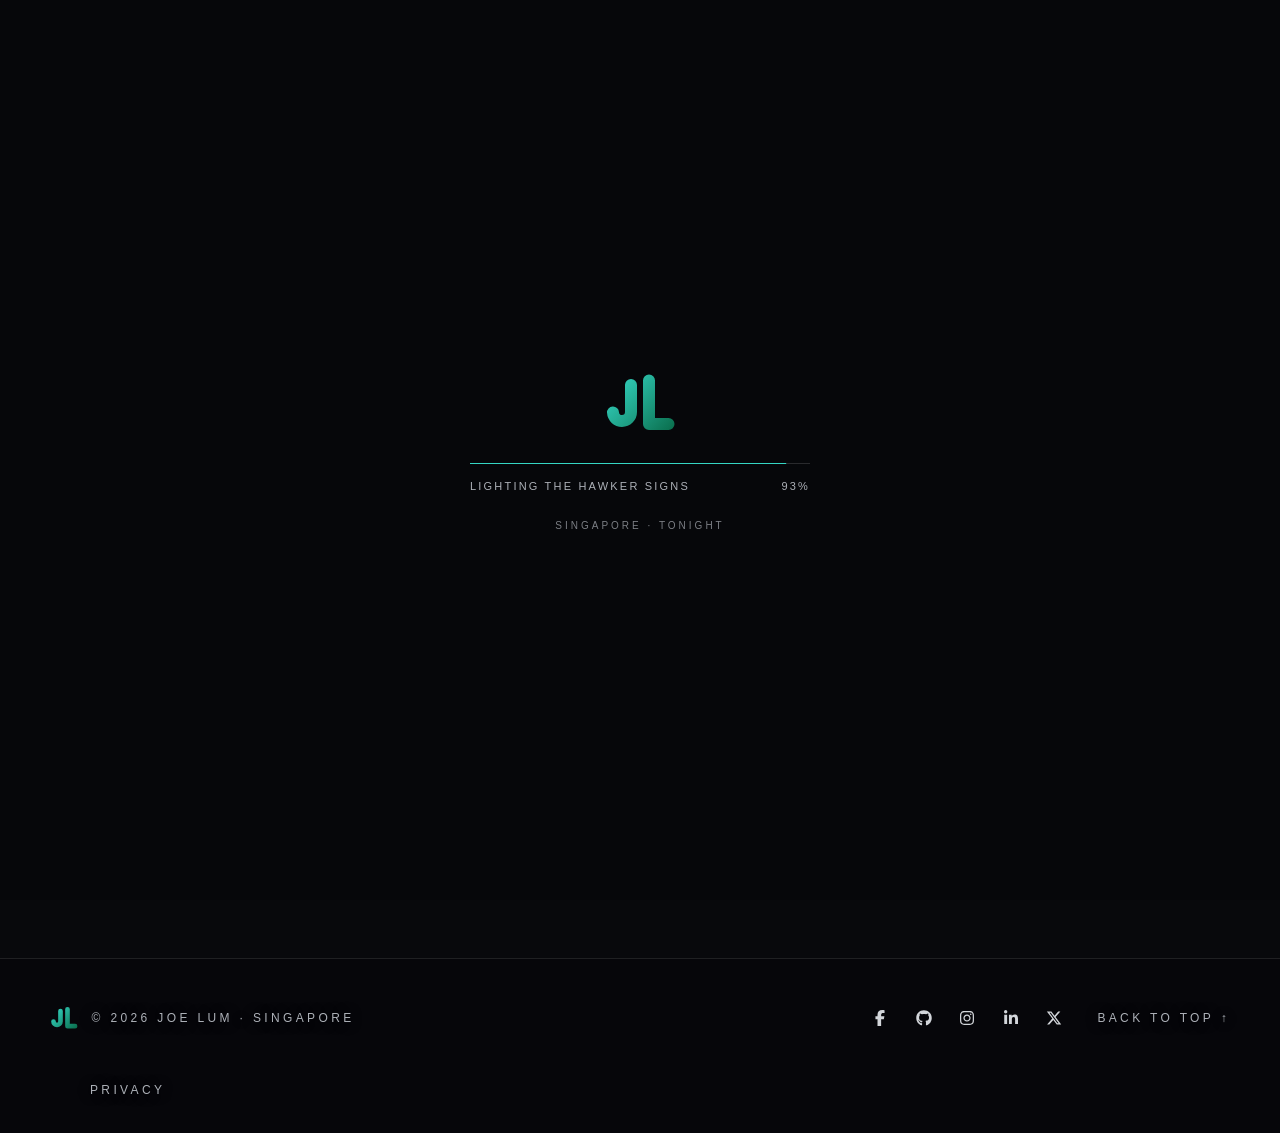
<file: projects/lumtwcom/index.html>
<!DOCTYPE html><html lang="en"><head><meta charSet="utf-8"/><meta name="viewport" content="width=device-width, initial-scale=1"/><link rel="preload" href="/_next/static/media/07a39a8a4660cc7c-s.p.0r6juujl39pe6.woff2" as="font" crossorigin="" type="font/woff2"/><link rel="preload" href="/_next/static/media/237858b39a32779d-s.p.2cyn07wtgehh0.woff2" as="font" crossorigin="" type="font/woff2"/><link rel="preload" href="/_next/static/media/605ce01b664af129-s.p.0wgildi0cnwt9.woff2" as="font" crossorigin="" type="font/woff2"/><link rel="preload" href="/_next/static/media/6e7755c9813efd51-s.p.0pan85mumqyf3.woff2" as="font" crossorigin="" type="font/woff2"/><link rel="stylesheet" href="/_next/static/chunks/1v-9eg9n2r5tg.css" data-precedence="next"/><link rel="preload" as="script" fetchPriority="low" href="/_next/static/chunks/1pcw6gskne7pf.js"/><script src="/_next/static/chunks/1wnov70f88xjy.js" async=""></script><script src="/_next/static/chunks/092r-mewpaf3q.js" async=""></script><script src="/_next/static/chunks/0c98xzjfks9hq.js" async=""></script><script src="/_next/static/chunks/turbopack-2u1d16houkiyo.js" async=""></script><script src="/_next/static/chunks/30nhyetzpeohx.js" async=""></script><script src="/_next/static/chunks/0ltbm3uc36fsd.js" async=""></script><script src="/_next/static/chunks/31m-2cqp_01fg.js" async=""></script><script src="/_next/static/chunks/2tms1og7sox-8.js" async=""></script><script src="/_next/static/chunks/15rgu_l4-33qj.js" async=""></script><script src="/_next/static/chunks/2cw1tl37qsfsj.js" async=""></script><meta name="next-size-adjust" content=""/><title>This site — 3D Singapore heartlands · Joe Lum</title><meta name="description" content="This very site — a cinematic, scroll-driven journey through the Singapore heartlands I grew up in, built in 3D with Next.js and react-three-fiber."/><meta name="application-name" content="Joe Lum"/><meta name="author" content="Joe Lum"/><meta name="keywords" content="Joe Lum,Software Developer,Singapore,Portfolio"/><meta name="creator" content="Joe Lum"/><link rel="canonical" href="https://lumtw.com/projects/lumtwcom/"/><meta property="og:title" content="This site — 3D Singapore heartlands · Joe Lum"/><meta property="og:description" content="This very site — a cinematic, scroll-driven journey through the Singapore heartlands I grew up in, built in 3D with Next.js and react-three-fiber."/><meta property="og:url" content="https://lumtw.com/projects/lumtwcom/"/><meta property="og:site_name" content="Joe Lum"/><meta property="og:locale" content="en_SG"/><meta property="og:image" content="https://lumtw.com/og.jpg"/><meta property="og:image:width" content="1200"/><meta property="og:image:height" content="630"/><meta property="og:image:alt" content="A 3D Singapore HDB estate at golden hour"/><meta property="og:type" content="website"/><meta name="twitter:card" content="summary_large_image"/><meta name="twitter:creator" content="@lumtwj"/><meta name="twitter:title" content="This site — 3D Singapore heartlands · Joe Lum"/><meta name="twitter:description" content="This very site — a cinematic, scroll-driven journey through the Singapore heartlands I grew up in, built in 3D with Next.js and react-three-fiber."/><meta name="twitter:image" content="https://lumtw.com/og.jpg"/><link rel="icon" href="/icon.svg?icon.1xjopr1339k_-.svg" sizes="any" type="image/svg+xml"/><script src="/_next/static/chunks/0cz1d0mv5g_q7.js" noModule=""></script></head><body class="T19VSG_variable _8Li5zG_variable -5dOoa_variable EgwAuW_variable"><div hidden=""><!--$--><!--/$--></div><script type="application/ld+json">{"@context":"https://schema.org","@graph":[{"@type":"Person","@id":"https://lumtw.com/#person","name":"Joe Lum","url":"https://lumtw.com/","jobTitle":"Software Developer","description":"I’m a software developer living in Singapore who loves creating apps that make life easier by automating repetitive tasks and improving everyday experiences.","address":{"@type":"PostalAddress","addressCountry":"SG"},"sameAs":["https://facebook.com/lumtwj","https://github.com/lumtwj","https://instagram.com/lumtwj","https://www.linkedin.com/in/joelum","https://x.com/lumtwj"]},{"@type":"WebSite","@id":"https://lumtw.com/#website","url":"https://lumtw.com/","name":"Joe Lum","inLanguage":"en-SG","publisher":{"@id":"https://lumtw.com/#person"}}]}</script><div data-nosnippet="true" aria-hidden="true" style="position:fixed;inset:0;z-index:9999;background:#06070a;display:flex;flex-direction:column;align-items:center;justify-content:center;gap:1.5rem;opacity:1"><svg width="72" height="72" viewBox="0 0 48 48" fill="none" aria-label="Joe Lum" role="img"><defs><linearGradient id="intro-grad" x1="6" y1="6" x2="44" y2="42" gradientUnits="userSpaceOnUse"><stop stop-color="#35d6c4"></stop><stop offset="1" stop-color="#0b7150"></stop></linearGradient></defs><g stroke="url(#intro-grad)" stroke-width="8" stroke-linecap="round" stroke-linejoin="round" fill="none"><path d="M18 12V30a6 6 0 0 1-12 0" pathLength="1" stroke-dashoffset="0" stroke-dasharray="0 1" style="opacity:0"></path><path d="M30 9V38H43" pathLength="1" stroke-dashoffset="0" stroke-dasharray="0 1" style="opacity:0"></path></g></svg><div style="width:min(340px, 70vw)"><div style="height:1px;background:rgba(255,255,255,0.14);position:relative;overflow:hidden"><div style="position:absolute;inset:0;transform-origin:left;background:var(--color-signal)"></div></div><div style="margin-top:0.9rem;display:flex;justify-content:space-between;font-family:var(--font-mono);font-size:11px;letter-spacing:0.2em;text-transform:uppercase;color:var(--fg-subtle)"><span>Warming the void-deck lights</span><span>0<!-- -->%</span></div></div><span style="font-family:var(--font-mono);font-size:10px;letter-spacing:0.3em;text-transform:uppercase;color:var(--fg-subtle);opacity:0.7">Singapore ·<!-- --> <!-- -->tonight</span></div><div aria-hidden="true" style="position:fixed;inset:0;z-index:-1;background:radial-gradient(50% 40% at 72% 20%, #ffbe7873 0%, transparent 55%),linear-gradient(180deg, #46567c 0%, #e6a45f 100%)"></div><header class="glass glass-nav" style="position:fixed;top:0;left:0;right:0;z-index:50;border-bottom:1px solid var(--glass-border)"><div class="shell" style="height:64px;display:flex;align-items:center;justify-content:space-between"><a aria-label="Home" href="/"><svg width="34" height="34" viewBox="0 0 48 48" fill="none" role="img" aria-label="Joe Lum"><defs><linearGradient id="logo-grad" x1="6" y1="6" x2="44" y2="42" gradientUnits="userSpaceOnUse"><stop stop-color="#35d6c4"></stop><stop offset="1" stop-color="#0b7150"></stop></linearGradient></defs><g stroke="url(#logo-grad)" stroke-width="8" stroke-linecap="round" stroke-linejoin="round" fill="none"><path d="M18 12V30a6 6 0 0 1-12 0"></path><path d="M30 9V38H43"></path></g></svg></a><nav style="display:flex;align-items:center;gap:0.25rem" class="nav-desktop"><button type="button" style="position:relative;padding:0.5rem 0.85rem;font-family:var(--font-mono);font-size:11px;letter-spacing:0.12em;text-transform:uppercase;color:var(--fg-muted);transition:color 0.18s ease">Origin</button><button type="button" style="position:relative;padding:0.5rem 0.85rem;font-family:var(--font-mono);font-size:11px;letter-spacing:0.12em;text-transform:uppercase;color:var(--fg-muted);transition:color 0.18s ease">Stack</button><button type="button" style="position:relative;padding:0.5rem 0.85rem;font-family:var(--font-mono);font-size:11px;letter-spacing:0.12em;text-transform:uppercase;color:var(--fg-muted);transition:color 0.18s ease">Work</button><button type="button" style="position:relative;padding:0.5rem 0.85rem;font-family:var(--font-mono);font-size:11px;letter-spacing:0.12em;text-transform:uppercase;color:var(--fg-muted);transition:color 0.18s ease">Contact</button></nav><button type="button" class="nav-mobile-toggle" aria-label="Open menu" aria-expanded="false" aria-controls="nav-mobile-menu" style="display:none;color:var(--fg);padding:8px"><svg stroke="currentColor" fill="none" stroke-width="2" viewBox="0 0 24 24" stroke-linecap="round" stroke-linejoin="round" height="20" width="20" xmlns="http://www.w3.org/2000/svg"><line x1="4" x2="20" y1="12" y2="12"></line><line x1="4" x2="20" y1="6" y2="6"></line><line x1="4" x2="20" y1="18" y2="18"></line></svg></button></div></header><main><div class="subpage"><div class="shell"><article class="subpage-panel prose"><nav class="breadcrumb"><a href="/">Home</a><span aria-hidden="true">/</span><span style="color:var(--fg-muted)">LUMTW.COM</span></nav><h1>LUMTW.COM</h1><p style="font-size:1.1rem">This very site — a cinematic, scroll-driven journey through the Singapore heartlands I grew up in, built in 3D with Next.js and react-three-fiber.</p><img alt="LUMTW.COM project artwork" loading="lazy" width="800" height="500" decoding="async" data-nimg="1" style="color:transparent;width:100%;height:auto;margin-top:2rem;border-radius:var(--radius-card);border:1px solid var(--border)" src="/projects/lumtwcom.svg"/></article></div></div><!--$--><!--/$--></main><footer class="glass glass-footer" style="position:relative;border-top:1px solid var(--border)"><div class="shell" style="padding:2.5rem 0;display:flex;flex-wrap:wrap;align-items:center;justify-content:space-between;gap:1.5rem"><div style="display:flex;align-items:center;gap:0.85rem"><svg width="28" height="28" viewBox="0 0 48 48" fill="none" role="img" aria-label="Joe Lum"><defs><linearGradient id="logo-grad" x1="6" y1="6" x2="44" y2="42" gradientUnits="userSpaceOnUse"><stop stop-color="#35d6c4"></stop><stop offset="1" stop-color="#0b7150"></stop></linearGradient></defs><g stroke="url(#logo-grad)" stroke-width="8" stroke-linecap="round" stroke-linejoin="round" fill="none"><path d="M18 12V30a6 6 0 0 1-12 0"></path><path d="M30 9V38H43"></path></g></svg><span class="eyebrow">© <!-- -->2026<!-- --> Joe Lum · Singapore</span></div><div style="display:flex;align-items:center;gap:1.5rem"><div style="display:flex;gap:0.35rem"><a href="https://facebook.com/lumtwj" target="_blank" rel="noopener noreferrer" aria-label="Facebook" class="social-btn" style="display:grid;place-items:center;width:38px;height:38px;border-radius:999px;color:var(--fg-muted);transition:color 0.18s ease, background 0.18s ease"><svg stroke="currentColor" fill="currentColor" stroke-width="0" viewBox="0 0 320 512" height="1em" width="1em" xmlns="http://www.w3.org/2000/svg"><path d="M80 299.3V512H196V299.3h86.5l18-97.8H196V166.9c0-51.7 20.3-71.5 72.7-71.5c16.3 0 29.4 .4 37 1.2V7.9C291.4 4 256.4 0 236.2 0C129.3 0 80 50.5 80 159.4v42.1H14v97.8H80z"></path></svg></a><a href="https://github.com/lumtwj" target="_blank" rel="noopener noreferrer" aria-label="GitHub" class="social-btn" style="display:grid;place-items:center;width:38px;height:38px;border-radius:999px;color:var(--fg-muted);transition:color 0.18s ease, background 0.18s ease"><svg stroke="currentColor" fill="currentColor" stroke-width="0" viewBox="0 0 496 512" height="1em" width="1em" xmlns="http://www.w3.org/2000/svg"><path d="M165.9 397.4c0 2-2.3 3.6-5.2 3.6-3.3.3-5.6-1.3-5.6-3.6 0-2 2.3-3.6 5.2-3.6 3-.3 5.6 1.3 5.6 3.6zm-31.1-4.5c-.7 2 1.3 4.3 4.3 4.9 2.6 1 5.6 0 6.2-2s-1.3-4.3-4.3-5.2c-2.6-.7-5.5.3-6.2 2.3zm44.2-1.7c-2.9.7-4.9 2.6-4.6 4.9.3 2 2.9 3.3 5.9 2.6 2.9-.7 4.9-2.6 4.6-4.6-.3-1.9-3-3.2-5.9-2.9zM244.8 8C106.1 8 0 113.3 0 252c0 110.9 69.8 205.8 169.5 239.2 12.8 2.3 17.3-5.6 17.3-12.1 0-6.2-.3-40.4-.3-61.4 0 0-70 15-84.7-29.8 0 0-11.4-29.1-27.8-36.6 0 0-22.9-15.7 1.6-15.4 0 0 24.9 2 38.6 25.8 21.9 38.6 58.6 27.5 72.9 20.9 2.3-16 8.8-27.1 16-33.7-55.9-6.2-112.3-14.3-112.3-110.5 0-27.5 7.6-41.3 23.6-58.9-2.6-6.5-11.1-33.3 2.6-67.9 20.9-6.5 69 27 69 27 20-5.6 41.5-8.5 62.8-8.5s42.8 2.9 62.8 8.5c0 0 48.1-33.6 69-27 13.7 34.7 5.2 61.4 2.6 67.9 16 17.7 25.8 31.5 25.8 58.9 0 96.5-58.9 104.2-114.8 110.5 9.2 7.9 17 22.9 17 46.4 0 33.7-.3 75.4-.3 83.6 0 6.5 4.6 14.4 17.3 12.1C428.2 457.8 496 362.9 496 252 496 113.3 383.5 8 244.8 8zM97.2 352.9c-1.3 1-1 3.3.7 5.2 1.6 1.6 3.9 2.3 5.2 1 1.3-1 1-3.3-.7-5.2-1.6-1.6-3.9-2.3-5.2-1zm-10.8-8.1c-.7 1.3.3 2.9 2.3 3.9 1.6 1 3.6.7 4.3-.7.7-1.3-.3-2.9-2.3-3.9-2-.6-3.6-.3-4.3.7zm32.4 35.6c-1.6 1.3-1 4.3 1.3 6.2 2.3 2.3 5.2 2.6 6.5 1 1.3-1.3.7-4.3-1.3-6.2-2.2-2.3-5.2-2.6-6.5-1zm-11.4-14.7c-1.6 1-1.6 3.6 0 5.9 1.6 2.3 4.3 3.3 5.6 2.3 1.6-1.3 1.6-3.9 0-6.2-1.4-2.3-4-3.3-5.6-2z"></path></svg></a><a href="https://instagram.com/lumtwj" target="_blank" rel="noopener noreferrer" aria-label="Instagram" class="social-btn" style="display:grid;place-items:center;width:38px;height:38px;border-radius:999px;color:var(--fg-muted);transition:color 0.18s ease, background 0.18s ease"><svg stroke="currentColor" fill="currentColor" stroke-width="0" viewBox="0 0 448 512" height="1em" width="1em" xmlns="http://www.w3.org/2000/svg"><path d="M224.1 141c-63.6 0-114.9 51.3-114.9 114.9s51.3 114.9 114.9 114.9S339 319.5 339 255.9 287.7 141 224.1 141zm0 189.6c-41.1 0-74.7-33.5-74.7-74.7s33.5-74.7 74.7-74.7 74.7 33.5 74.7 74.7-33.6 74.7-74.7 74.7zm146.4-194.3c0 14.9-12 26.8-26.8 26.8-14.9 0-26.8-12-26.8-26.8s12-26.8 26.8-26.8 26.8 12 26.8 26.8zm76.1 27.2c-1.7-35.9-9.9-67.7-36.2-93.9-26.2-26.2-58-34.4-93.9-36.2-37-2.1-147.9-2.1-184.9 0-35.8 1.7-67.6 9.9-93.9 36.1s-34.4 58-36.2 93.9c-2.1 37-2.1 147.9 0 184.9 1.7 35.9 9.9 67.7 36.2 93.9s58 34.4 93.9 36.2c37 2.1 147.9 2.1 184.9 0 35.9-1.7 67.7-9.9 93.9-36.2 26.2-26.2 34.4-58 36.2-93.9 2.1-37 2.1-147.8 0-184.8zM398.8 388c-7.8 19.6-22.9 34.7-42.6 42.6-29.5 11.7-99.5 9-132.1 9s-102.7 2.6-132.1-9c-19.6-7.8-34.7-22.9-42.6-42.6-11.7-29.5-9-99.5-9-132.1s-2.6-102.7 9-132.1c7.8-19.6 22.9-34.7 42.6-42.6 29.5-11.7 99.5-9 132.1-9s102.7-2.6 132.1 9c19.6 7.8 34.7 22.9 42.6 42.6 11.7 29.5 9 99.5 9 132.1s2.7 102.7-9 132.1z"></path></svg></a><a href="https://www.linkedin.com/in/joelum" target="_blank" rel="noopener noreferrer" aria-label="LinkedIn" class="social-btn" style="display:grid;place-items:center;width:38px;height:38px;border-radius:999px;color:var(--fg-muted);transition:color 0.18s ease, background 0.18s ease"><svg stroke="currentColor" fill="currentColor" stroke-width="0" viewBox="0 0 448 512" height="1em" width="1em" xmlns="http://www.w3.org/2000/svg"><path d="M100.28 448H7.4V148.9h92.88zM53.79 108.1C24.09 108.1 0 83.5 0 53.8a53.79 53.79 0 0 1 107.58 0c0 29.7-24.1 54.3-53.79 54.3zM447.9 448h-92.68V302.4c0-34.7-.7-79.2-48.29-79.2-48.29 0-55.69 37.7-55.69 76.7V448h-92.78V148.9h89.08v40.8h1.3c12.4-23.5 42.69-48.3 87.88-48.3 94 0 111.28 61.9 111.28 142.3V448z"></path></svg></a><a href="https://x.com/lumtwj" target="_blank" rel="noopener noreferrer" aria-label="X" class="social-btn" style="display:grid;place-items:center;width:38px;height:38px;border-radius:999px;color:var(--fg-muted);transition:color 0.18s ease, background 0.18s ease"><svg stroke="currentColor" fill="currentColor" stroke-width="0" viewBox="0 0 512 512" height="1em" width="1em" xmlns="http://www.w3.org/2000/svg"><path d="M389.2 48h70.6L305.6 224.2 487 464H345L233.7 318.6 106.5 464H35.8L200.7 275.5 26.8 48H172.4L272.9 180.9 389.2 48zM364.4 421.8h39.1L151.1 88h-42L364.4 421.8z"></path></svg></a></div><button class="eyebrow" style="display:inline-flex;align-items:center;gap:0.5rem">Back to top ↑</button></div></div><div class="shell" style="padding-bottom:2rem"><a class="eyebrow" style="color:var(--fg-subtle)" href="/privacy/">Privacy</a></div></footer><script id="_R_">(globalThis["TURBOPACK"] || (globalThis["TURBOPACK"] = [])).push({"otherChunks":["static/chunks/1pcw6gskne7pf.js","static/chunks/1wnov70f88xjy.js","static/chunks/092r-mewpaf3q.js","static/chunks/0c98xzjfks9hq.js"],"runtimeModuleIds":[94553]});</script><script src="/_next/static/chunks/1pcw6gskne7pf.js" async=""></script><script>(self.__next_f=self.__next_f||[]).push([0])</script><script>self.__next_f.push([1,"1:\"$Sreact.fragment\"\n2:\"/_next/static/chunks/30nhyetzpeohx.js\"\n3:\"/_next/static/chunks/0ltbm3uc36fsd.js\"\n4:\"/_next/static/chunks/31m-2cqp_01fg.js\"\n5:\"/_next/static/chunks/2tms1og7sox-8.js\"\n6:\"/_next/static/chunks/15rgu_l4-33qj.js\"\n7:I[92428,[\"$2\",\"$3\",\"$4\",\"$5\",\"$6\"],\"default\"]\n8:I[52157,[\"$2\",\"$3\",\"$4\",\"$5\",\"$6\"],\"PreloadChunks\"]\n9:I[88727,[\"$2\",\"$3\",\"$4\",\"$5\",\"$6\"],\"default\"]\na:I[84352,[\"$2\",\"$3\",\"$4\",\"$5\",\"$6\"],\"default\"]\nb:I[51572,[\"$2\",\"$3\",\"$4\",\"$5\",\"$6\"],\"default\"]\nc:I[39756,[\"$2\",\"$3\",\"$4\",\"$5\",\"$6\"],\"default\"]\nd:I[37457,[\"$2\",\"$3\",\"$4\",\"$5\",\"$6\"],\"default\"]\ne:\"/_next/static/chunks/2cw1tl37qsfsj.js\"\nf:I[22016,[\"$2\",\"$3\",\"$4\",\"$5\",\"$6\",\"$e\"],\"\"]\n10:I[17656,[\"$2\",\"$3\",\"$4\",\"$5\",\"$6\"],\"default\"]\n16:I[97367,[\"$2\",\"$3\",\"$4\",\"$5\",\"$6\"],\"OutletBoundary\"]\n17:\"$Sreact.suspense\"\n19:\"ViewportBoundary\"\n1a:I[97367,[\"$2\",\"$3\",\"$4\",\"$5\",\"$6\"],\"$19\"]\n1c:\"MetadataBoundary\"\n1d:I[97367,[\"$2\",\"$3\",\"$4\",\"$5\",\"$6\"],\"$1c\"]\n1f:I[68027,[\"$2\",\"$3\",\"$4\",\"$5\",\"$6\"],\"default\",1]\n:HL[\"/_next/static/chunks/1v-9eg9n2r5tg.css\",\"style\"]\n:HL[\"/_next/static/media/07a39a8a4660cc7c-s.p.0r6juujl39pe6.woff2\",\"font\",{\"crossOrigin\":\"\",\"type\":\"font/woff2\"}]\n:HL[\"/_next/static/media/237858b39a32779d-s.p.2cyn07wtgehh0.woff2\",\"font\",{\"crossOrigin\":\"\",\"type\":\"font/woff2\"}]\n:HL[\"/_next/static/media/605ce01b664af129-s.p.0wgildi0cnwt9.woff2\",\"font\",{\"crossOrigin\":\"\",\"type\":\"font/woff2\"}]\n:HL[\"/_next/static/media/6e7755c9813efd51-s.p.0pan85mumqyf3.woff2\",\"font\",{\"crossOrigin\":\"\",\"type\":\"font/woff2\"}]\n12:X\n14:[[\"children\",{\"s\":\"__PAGE__\",\"h\":512,\"d\":{\"r\":[\"$\",\"$1\",\"c\",{\"children\":[\"$L15\",[[\"$\",\"script\",\"script-0\",{\"src\":\"/_next/static/chunks/2cw1tl37qsfsj.js\",\"async\":true,\"nonce\":\"$undefined\"}]],[\"$\",\"$L16\",null,{\"children\":[\"$\",\"$17\",null,{\"name\":\"Next.MetadataOutlet\",\"children\":\"$@18\"}]}]]}],\"p\":false,\"v\":null}}]]\n13:[[\"children\",{\"s\":{\"n\":\"slug\",\"t\":\"d\",\"k\":\"lumtwcom\",\"s\":[]},\"h\":512,\"d\":{\"r\":[\"$\",\"$1\",\"c\",{\"children\":[null,[\"$\",\"$Lc\",null,{\"parallelRouterKey\":\"children\",\"error\":\"$undefined\",\"errorStyles\":\"$undefined\",\"errorScripts\":\"$undefined\",\"template\":[\"$\",\"$Ld\",null,{}],\"templateStyles\":\"$undefined\",\"templateScripts\":\"$undefined\",\"notFound\":\"$undefined\",\"forbidden\":\"$undefined\",\"unauthorized\":\"$undefined\"}]]}],\"p\":false,\"v\":\"$12\"},\"c\":\"$Q14\"}]]\n11:[[\"children\",{\"s\":\"projects\",\"h\":512,\"d\":{\"r\":[\"$\",\"$1\",\"c\",{\"children\":[null,[\"$\",\"$Lc\",null,{\"parallelRouterKey\":\"children\",\"error\":\"$undefined\",\"errorStyles\":\"$undefined\",\"errorScripts\":\"$undefined\",\"template\":[\"$\",\"$Ld\",null,{}],\"templateStyles\":\"$undefined\",\"templateScripts\":\"$undefined\",\"notFound\":\"$undefined\",\"forbidden\":\"$undefined\",\"unauthorized\":\"$undefined\"}]]}],\"p\":false,\"v\":\"$12\"},\"c\":\"$Q13\"}]]\n"])</script><script>self.__next_f.push([1,"0:{\"P\":null,\"c\":[\"\",\"projects\",\"lumtwcom\",\"\"],\"q\":\"\",\"i\":false,\"t\":{\"t\":{\"s\":\"\",\"h\":528,\"d\":{\"r\":[\"$\",\"$1\",\"c\",{\"children\":[[[\"$\",\"link\",\"0\",{\"rel\":\"stylesheet\",\"href\":\"/_next/static/chunks/1v-9eg9n2r5tg.css\",\"precedence\":\"next\",\"crossOrigin\":\"$undefined\",\"nonce\":\"$undefined\"}],[\"$\",\"script\",\"script-0\",{\"src\":\"/_next/static/chunks/30nhyetzpeohx.js\",\"async\":true,\"nonce\":\"$undefined\"}],[\"$\",\"script\",\"script-1\",{\"src\":\"/_next/static/chunks/0ltbm3uc36fsd.js\",\"async\":true,\"nonce\":\"$undefined\"}],[\"$\",\"script\",\"script-2\",{\"src\":\"/_next/static/chunks/31m-2cqp_01fg.js\",\"async\":true,\"nonce\":\"$undefined\"}],[\"$\",\"script\",\"script-3\",{\"src\":\"/_next/static/chunks/2tms1og7sox-8.js\",\"async\":true,\"nonce\":\"$undefined\"}],[\"$\",\"script\",\"script-4\",{\"src\":\"/_next/static/chunks/15rgu_l4-33qj.js\",\"async\":true,\"nonce\":\"$undefined\"}]],[\"$\",\"html\",null,{\"lang\":\"en\",\"suppressHydrationWarning\":true,\"children\":[\"$\",\"body\",null,{\"className\":\"T19VSG_variable _8Li5zG_variable -5dOoa_variable EgwAuW_variable\",\"children\":[[\"$\",\"script\",null,{\"type\":\"application/ld+json\",\"dangerouslySetInnerHTML\":{\"__html\":\"{\\\"@context\\\":\\\"https://schema.org\\\",\\\"@graph\\\":[{\\\"@type\\\":\\\"Person\\\",\\\"@id\\\":\\\"https://lumtw.com/#person\\\",\\\"name\\\":\\\"Joe Lum\\\",\\\"url\\\":\\\"https://lumtw.com/\\\",\\\"jobTitle\\\":\\\"Software Developer\\\",\\\"description\\\":\\\"I’m a software developer living in Singapore who loves creating apps that make life easier by automating repetitive tasks and improving everyday experiences.\\\",\\\"address\\\":{\\\"@type\\\":\\\"PostalAddress\\\",\\\"addressCountry\\\":\\\"SG\\\"},\\\"sameAs\\\":[\\\"https://facebook.com/lumtwj\\\",\\\"https://github.com/lumtwj\\\",\\\"https://instagram.com/lumtwj\\\",\\\"https://www.linkedin.com/in/joelum\\\",\\\"https://x.com/lumtwj\\\"]},{\\\"@type\\\":\\\"WebSite\\\",\\\"@id\\\":\\\"https://lumtw.com/#website\\\",\\\"url\\\":\\\"https://lumtw.com/\\\",\\\"name\\\":\\\"Joe Lum\\\",\\\"inLanguage\\\":\\\"en-SG\\\",\\\"publisher\\\":{\\\"@id\\\":\\\"https://lumtw.com/#person\\\"}}]}\"}}],[\"$\",\"$L7\",null,{}],[[\"$\",\"$L8\",null,{\"moduleIds\":[\"3732923020766141726\"]}],[\"$\",\"$L9\",null,{}]],[\"$\",\"$La\",null,{\"children\":[[\"$\",\"$Lb\",null,{}],[\"$\",\"main\",null,{\"children\":[\"$\",\"$Lc\",null,{\"parallelRouterKey\":\"children\",\"error\":\"$undefined\",\"errorStyles\":\"$undefined\",\"errorScripts\":\"$undefined\",\"template\":[\"$\",\"$Ld\",null,{}],\"templateStyles\":\"$undefined\",\"templateScripts\":\"$undefined\",\"notFound\":[[\"$\",\"div\",null,{\"className\":\"subpage\",\"children\":[\"$\",\"div\",null,{\"className\":\"shell\",\"style\":{\"textAlign\":\"center\",\"display\":\"flex\",\"flexDirection\":\"column\",\"alignItems\":\"center\",\"gap\":\"1.5rem\",\"paddingTop\":\"6rem\"},\"children\":[[\"$\",\"h1\",null,{\"className\":\"display\",\"style\":{\"fontSize\":\"clamp(4rem, 18vw, 9rem)\"},\"children\":\"404\"}],[\"$\",\"p\",null,{\"style\":{\"color\":\"var(--fg-muted)\"},\"children\":\"This page slipped down a void deck. It could not be found.\"}],[\"$\",\"$Lf\",null,{\"href\":\"/\",\"className\":\"cta-round\",\"children\":[[\"$\",\"span\",null,{\"className\":\"ring\",\"aria-hidden\":true,\"children\":\"↑\"}],\"Back home\"]}]]}]}],[]],\"forbidden\":\"$undefined\",\"unauthorized\":\"$undefined\"}]}],[\"$\",\"$L10\",null,{}]]}]]}]}]]}],\"p\":false,\"v\":null},\"c\":\"$Q11\"},\"h\":{\"r\":[\"$\",\"$1\",\"h\",{\"children\":[null,[\"$\",\"$L1a\",null,{\"children\":\"$L1b\"}],[\"$\",\"$L1d\",null,{\"children\":[[\"$\",\"div\",null,{\"hidden\":true,\"children\":[\"$\",\"$17\",null,{\"name\":\"Next.Metadata\",\"children\":\"$L1e\"}]}],null]}],[\"$\",\"meta\",null,{\"name\":\"next-size-adjust\",\"content\":\"\"}]]}],\"p\":false,\"v\":null}},\"m\":\"$undefined\",\"G\":[\"$1f\",[[\"$\",\"link\",\"0\",{\"rel\":\"stylesheet\",\"href\":\"/_next/static/chunks/1v-9eg9n2r5tg.css\",\"precedence\":\"next\",\"crossOrigin\":\"$undefined\",\"nonce\":\"$undefined\"}]]],\"S\":true,\"r\":\"$undefined\",\"s\":\"$undefined\",\"a\":\"$undefined\",\"l\":\"$undefined\",\"p\":\"$undefined\",\"d\":\"$undefined\",\"b\":\"j5EtAA22Ksh-5sR6mVOtx\"}\n"])</script><script>self.__next_f.push([1,"20:I[85437,[\"$2\",\"$3\",\"$4\",\"$5\",\"$6\",\"$e\"],\"Image\"]\n12:C\n15:[\"$\",\"div\",null,{\"className\":\"subpage\",\"children\":[\"$\",\"div\",null,{\"className\":\"shell\",\"children\":[\"$\",\"article\",null,{\"className\":\"subpage-panel prose\",\"children\":[[\"$\",\"nav\",null,{\"className\":\"breadcrumb\",\"children\":[[\"$\",\"$Lf\",null,{\"href\":\"/\",\"children\":\"Home\"}],[\"$\",\"span\",null,{\"aria-hidden\":true,\"children\":\"/\"}],[\"$\",\"span\",null,{\"style\":{\"color\":\"var(--fg-muted)\"},\"children\":\"LUMTW.COM\"}]]}],[\"$\",\"h1\",null,{\"children\":\"LUMTW.COM\"}],[\"$\",\"p\",null,{\"style\":{\"fontSize\":\"1.1rem\"},\"children\":\"This very site — a cinematic, scroll-driven journey through the Singapore heartlands I grew up in, built in 3D with Next.js and react-three-fiber.\"}],[\"$\",\"$L20\",null,{\"src\":\"/projects/lumtwcom.svg\",\"alt\":\"LUMTW.COM project artwork\",\"width\":800,\"height\":500,\"style\":{\"width\":\"100%\",\"height\":\"auto\",\"marginTop\":\"2rem\",\"borderRadius\":\"var(--radius-card)\",\"border\":\"1px solid var(--border)\"}}],false]}]}]}]\n"])</script><script>self.__next_f.push([1,"1b:[[\"$\",\"meta\",\"0\",{\"charSet\":\"utf-8\"}],[\"$\",\"meta\",\"1\",{\"name\":\"viewport\",\"content\":\"width=device-width, initial-scale=1\"}]]\n"])</script><script>self.__next_f.push([1,"21:I[27201,[\"$2\",\"$3\",\"$4\",\"$5\",\"$6\"],\"IconMark\"]\n18:null\n"])</script><script>self.__next_f.push([1,"1e:[[\"$\",\"title\",\"0\",{\"children\":\"This site — 3D Singapore heartlands · Joe Lum\"}],[\"$\",\"meta\",\"1\",{\"name\":\"description\",\"content\":\"This very site — a cinematic, scroll-driven journey through the Singapore heartlands I grew up in, built in 3D with Next.js and react-three-fiber.\"}],[\"$\",\"meta\",\"2\",{\"name\":\"application-name\",\"content\":\"Joe Lum\"}],[\"$\",\"meta\",\"3\",{\"name\":\"author\",\"content\":\"Joe Lum\"}],[\"$\",\"meta\",\"4\",{\"name\":\"keywords\",\"content\":\"Joe Lum,Software Developer,Singapore,Portfolio\"}],[\"$\",\"meta\",\"5\",{\"name\":\"creator\",\"content\":\"Joe Lum\"}],[\"$\",\"link\",\"6\",{\"rel\":\"canonical\",\"href\":\"https://lumtw.com/projects/lumtwcom/\"}],[\"$\",\"meta\",\"7\",{\"property\":\"og:title\",\"content\":\"This site — 3D Singapore heartlands · Joe Lum\"}],[\"$\",\"meta\",\"8\",{\"property\":\"og:description\",\"content\":\"This very site — a cinematic, scroll-driven journey through the Singapore heartlands I grew up in, built in 3D with Next.js and react-three-fiber.\"}],[\"$\",\"meta\",\"9\",{\"property\":\"og:url\",\"content\":\"https://lumtw.com/projects/lumtwcom/\"}],[\"$\",\"meta\",\"10\",{\"property\":\"og:site_name\",\"content\":\"Joe Lum\"}],[\"$\",\"meta\",\"11\",{\"property\":\"og:locale\",\"content\":\"en_SG\"}],[\"$\",\"meta\",\"12\",{\"property\":\"og:image\",\"content\":\"https://lumtw.com/og.jpg\"}],[\"$\",\"meta\",\"13\",{\"property\":\"og:image:width\",\"content\":\"1200\"}],[\"$\",\"meta\",\"14\",{\"property\":\"og:image:height\",\"content\":\"630\"}],[\"$\",\"meta\",\"15\",{\"property\":\"og:image:alt\",\"content\":\"A 3D Singapore HDB estate at golden hour\"}],[\"$\",\"meta\",\"16\",{\"property\":\"og:type\",\"content\":\"website\"}],[\"$\",\"meta\",\"17\",{\"name\":\"twitter:card\",\"content\":\"summary_large_image\"}],[\"$\",\"meta\",\"18\",{\"name\":\"twitter:creator\",\"content\":\"@lumtwj\"}],[\"$\",\"meta\",\"19\",{\"name\":\"twitter:title\",\"content\":\"This site — 3D Singapore heartlands · Joe Lum\"}],[\"$\",\"meta\",\"20\",{\"name\":\"twitter:description\",\"content\":\"This very site — a cinematic, scroll-driven journey through the Singapore heartlands I grew up in, built in 3D with Next.js and react-three-fiber.\"}],[\"$\",\"meta\",\"21\",{\"name\":\"twitter:image\",\"content\":\"https://lumtw.com/og.jpg\"}],[\"$\",\"link\",\"22\",{\"rel\":\"icon\",\"href\":\"/icon.svg?icon.1xjopr1339k_-.svg\",\"sizes\":\"any\",\"type\":\"image/svg+xml\"}],[\"$\",\"$L21\",\"23\",{}]]\n"])</script></body></html>
</file>
<file: _next/static/chunks/1v-9eg9n2r5tg.css>
@font-face{font-family:Geist;font-style:normal;font-weight:100 900;font-display:swap;src:url(../media/4f6667dd39116621-s.3p2_lha1f2xer.woff2)format("woff2");unicode-range:U+460-52F,U+1C80-1C8A,U+20B4,U+2DE0-2DFF,U+A640-A69F,U+FE2E-FE2F}@font-face{font-family:Geist;font-style:normal;font-weight:100 900;font-display:swap;src:url(../media/07935285219a259d-s.1qq4vpdcun5oj.woff2)format("woff2");unicode-range:U+301,U+400-45F,U+490-491,U+4B0-4B1,U+2116}@font-face{font-family:Geist;font-style:normal;font-weight:100 900;font-display:swap;src:url(../media/f58031ded4338640-s.390ncx5urfkfu.woff2)format("woff2");unicode-range:U+102-103,U+110-111,U+128-129,U+168-169,U+1A0-1A1,U+1AF-1B0,U+300-301,U+303-304,U+308-309,U+323,U+329,U+1EA0-1EF9,U+20AB}@font-face{font-family:Geist;font-style:normal;font-weight:100 900;font-display:swap;src:url(../media/77814b00d5ca94a4-s.21jp631_3pja2.woff2)format("woff2");unicode-range:U+100-2BA,U+2BD-2C5,U+2C7-2CC,U+2CE-2D7,U+2DD-2FF,U+304,U+308,U+329,U+1D00-1DBF,U+1E00-1E9F,U+1EF2-1EFF,U+2020,U+20A0-20AB,U+20AD-20C4,U+2113,U+2C60-2C7F,U+A720-A7FF}@font-face{font-family:Geist;font-style:normal;font-weight:100 900;font-display:swap;src:url(../media/605ce01b664af129-s.p.0wgildi0cnwt9.woff2)format("woff2");unicode-range:U+??,U+131,U+152-153,U+2BB-2BC,U+2C6,U+2DA,U+2DC,U+304,U+308,U+329,U+2000-206F,U+20AC,U+2122,U+2191,U+2193,U+2212,U+2215,U+FEFF,U+FFFD}@font-face{font-family:Geist Fallback;src:local(Arial);ascent-override:95.94%;descent-override:28.16%;line-gap-override:0.0%;size-adjust:104.76%}.T19VSG_className{font-family:Geist,Geist Fallback;font-style:normal}.T19VSG_variable{--font-geist-sans:"Geist", "Geist Fallback"}
@font-face{font-family:Geist Mono;font-style:normal;font-weight:100 900;font-display:swap;src:url(../media/b0c6b664fd57c2c6-s.31988l_ccedte.woff2)format("woff2");unicode-range:U+460-52F,U+1C80-1C8A,U+20B4,U+2DE0-2DFF,U+A640-A69F,U+FE2E-FE2F}@font-face{font-family:Geist Mono;font-style:normal;font-weight:100 900;font-display:swap;src:url(../media/6e342921ee4dcd9d-s.2tuy5pz7dlieh.woff2)format("woff2");unicode-range:U+301,U+400-45F,U+490-491,U+4B0-4B1,U+2116}@font-face{font-family:Geist Mono;font-style:normal;font-weight:100 900;font-display:swap;src:url(../media/2bb852295097cd96-s.2dbetqa9o8jxf.woff2)format("woff2");unicode-range:U+2000-2001,U+2004-2008,U+200A,U+23B8-23BD,U+2500-259F}@font-face{font-family:Geist Mono;font-style:normal;font-weight:100 900;font-display:swap;src:url(../media/9eb5a876700c0028-s.1uyisp29ctx0d.woff2)format("woff2");unicode-range:U+102-103,U+110-111,U+128-129,U+168-169,U+1A0-1A1,U+1AF-1B0,U+300-301,U+303-304,U+308-309,U+323,U+329,U+1EA0-1EF9,U+20AB}@font-face{font-family:Geist Mono;font-style:normal;font-weight:100 900;font-display:swap;src:url(../media/2a04751c893bf294-s.1rgnod-3esatf.woff2)format("woff2");unicode-range:U+100-2BA,U+2BD-2C5,U+2C7-2CC,U+2CE-2D7,U+2DD-2FF,U+304,U+308,U+329,U+1D00-1DBF,U+1E00-1E9F,U+1EF2-1EFF,U+2020,U+20A0-20AB,U+20AD-20C4,U+2113,U+2C60-2C7F,U+A720-A7FF}@font-face{font-family:Geist Mono;font-style:normal;font-weight:100 900;font-display:swap;src:url(../media/07a39a8a4660cc7c-s.p.0r6juujl39pe6.woff2)format("woff2");unicode-range:U+??,U+131,U+152-153,U+2BB-2BC,U+2C6,U+2DA,U+2DC,U+304,U+308,U+329,U+2000-206F,U+20AC,U+2122,U+2191,U+2193,U+2212,U+2215,U+FEFF,U+FFFD}@font-face{font-family:Geist Mono Fallback;src:local(Arial);ascent-override:74.67%;descent-override:21.92%;line-gap-override:0.0%;size-adjust:134.59%}._8Li5zG_className{font-family:Geist Mono,Geist Mono Fallback;font-style:normal}._8Li5zG_variable{--font-geist-mono:"Geist Mono", "Geist Mono Fallback"}
@font-face{font-family:Space Grotesk;font-style:normal;font-weight:400;font-display:swap;src:url(../media/edb5f85793adc1bb-s.1gepa_7fcx9fm.woff2)format("woff2");unicode-range:U+102-103,U+110-111,U+128-129,U+168-169,U+1A0-1A1,U+1AF-1B0,U+300-301,U+303-304,U+308-309,U+323,U+329,U+1EA0-1EF9,U+20AB}@font-face{font-family:Space Grotesk;font-style:normal;font-weight:400;font-display:swap;src:url(../media/92b6de9cb55945e2-s.2eksvhm1z0jwa.woff2)format("woff2");unicode-range:U+100-2BA,U+2BD-2C5,U+2C7-2CC,U+2CE-2D7,U+2DD-2FF,U+304,U+308,U+329,U+1D00-1DBF,U+1E00-1E9F,U+1EF2-1EFF,U+2020,U+20A0-20AB,U+20AD-20C4,U+2113,U+2C60-2C7F,U+A720-A7FF}@font-face{font-family:Space Grotesk;font-style:normal;font-weight:400;font-display:swap;src:url(../media/237858b39a32779d-s.p.2cyn07wtgehh0.woff2)format("woff2");unicode-range:U+??,U+131,U+152-153,U+2BB-2BC,U+2C6,U+2DA,U+2DC,U+304,U+308,U+329,U+2000-206F,U+20AC,U+2122,U+2191,U+2193,U+2212,U+2215,U+FEFF,U+FFFD}@font-face{font-family:Space Grotesk;font-style:normal;font-weight:500;font-display:swap;src:url(../media/edb5f85793adc1bb-s.1gepa_7fcx9fm.woff2)format("woff2");unicode-range:U+102-103,U+110-111,U+128-129,U+168-169,U+1A0-1A1,U+1AF-1B0,U+300-301,U+303-304,U+308-309,U+323,U+329,U+1EA0-1EF9,U+20AB}@font-face{font-family:Space Grotesk;font-style:normal;font-weight:500;font-display:swap;src:url(../media/92b6de9cb55945e2-s.2eksvhm1z0jwa.woff2)format("woff2");unicode-range:U+100-2BA,U+2BD-2C5,U+2C7-2CC,U+2CE-2D7,U+2DD-2FF,U+304,U+308,U+329,U+1D00-1DBF,U+1E00-1E9F,U+1EF2-1EFF,U+2020,U+20A0-20AB,U+20AD-20C4,U+2113,U+2C60-2C7F,U+A720-A7FF}@font-face{font-family:Space Grotesk;font-style:normal;font-weight:500;font-display:swap;src:url(../media/237858b39a32779d-s.p.2cyn07wtgehh0.woff2)format("woff2");unicode-range:U+??,U+131,U+152-153,U+2BB-2BC,U+2C6,U+2DA,U+2DC,U+304,U+308,U+329,U+2000-206F,U+20AC,U+2122,U+2191,U+2193,U+2212,U+2215,U+FEFF,U+FFFD}@font-face{font-family:Space Grotesk;font-style:normal;font-weight:600;font-display:swap;src:url(../media/edb5f85793adc1bb-s.1gepa_7fcx9fm.woff2)format("woff2");unicode-range:U+102-103,U+110-111,U+128-129,U+168-169,U+1A0-1A1,U+1AF-1B0,U+300-301,U+303-304,U+308-309,U+323,U+329,U+1EA0-1EF9,U+20AB}@font-face{font-family:Space Grotesk;font-style:normal;font-weight:600;font-display:swap;src:url(../media/92b6de9cb55945e2-s.2eksvhm1z0jwa.woff2)format("woff2");unicode-range:U+100-2BA,U+2BD-2C5,U+2C7-2CC,U+2CE-2D7,U+2DD-2FF,U+304,U+308,U+329,U+1D00-1DBF,U+1E00-1E9F,U+1EF2-1EFF,U+2020,U+20A0-20AB,U+20AD-20C4,U+2113,U+2C60-2C7F,U+A720-A7FF}@font-face{font-family:Space Grotesk;font-style:normal;font-weight:600;font-display:swap;src:url(../media/237858b39a32779d-s.p.2cyn07wtgehh0.woff2)format("woff2");unicode-range:U+??,U+131,U+152-153,U+2BB-2BC,U+2C6,U+2DA,U+2DC,U+304,U+308,U+329,U+2000-206F,U+20AC,U+2122,U+2191,U+2193,U+2212,U+2215,U+FEFF,U+FFFD}@font-face{font-family:Space Grotesk;font-style:normal;font-weight:700;font-display:swap;src:url(../media/edb5f85793adc1bb-s.1gepa_7fcx9fm.woff2)format("woff2");unicode-range:U+102-103,U+110-111,U+128-129,U+168-169,U+1A0-1A1,U+1AF-1B0,U+300-301,U+303-304,U+308-309,U+323,U+329,U+1EA0-1EF9,U+20AB}@font-face{font-family:Space Grotesk;font-style:normal;font-weight:700;font-display:swap;src:url(../media/92b6de9cb55945e2-s.2eksvhm1z0jwa.woff2)format("woff2");unicode-range:U+100-2BA,U+2BD-2C5,U+2C7-2CC,U+2CE-2D7,U+2DD-2FF,U+304,U+308,U+329,U+1D00-1DBF,U+1E00-1E9F,U+1EF2-1EFF,U+2020,U+20A0-20AB,U+20AD-20C4,U+2113,U+2C60-2C7F,U+A720-A7FF}@font-face{font-family:Space Grotesk;font-style:normal;font-weight:700;font-display:swap;src:url(../media/237858b39a32779d-s.p.2cyn07wtgehh0.woff2)format("woff2");unicode-range:U+??,U+131,U+152-153,U+2BB-2BC,U+2C6,U+2DA,U+2DC,U+304,U+308,U+329,U+2000-206F,U+20AC,U+2122,U+2191,U+2193,U+2212,U+2215,U+FEFF,U+FFFD}@font-face{font-family:Space Grotesk Fallback;src:local(Arial);ascent-override:89.71%;descent-override:26.62%;line-gap-override:0.0%;size-adjust:109.69%}.-\35 dOoa_className{font-family:Space Grotesk,Space Grotesk Fallback;font-style:normal}.-\35 dOoa_variable{--font-space-grotesk:"Space Grotesk", "Space Grotesk Fallback"}
@font-face{font-family:Anton;font-style:normal;font-weight:400;font-display:swap;src:url(../media/31a7f4f26a40641c-s.2j75_l12byk_u.woff2)format("woff2");unicode-range:U+102-103,U+110-111,U+128-129,U+168-169,U+1A0-1A1,U+1AF-1B0,U+300-301,U+303-304,U+308-309,U+323,U+329,U+1EA0-1EF9,U+20AB}@font-face{font-family:Anton;font-style:normal;font-weight:400;font-display:swap;src:url(../media/b615dfc46d0472ba-s.07wt1b-68kohk.woff2)format("woff2");unicode-range:U+100-2BA,U+2BD-2C5,U+2C7-2CC,U+2CE-2D7,U+2DD-2FF,U+304,U+308,U+329,U+1D00-1DBF,U+1E00-1E9F,U+1EF2-1EFF,U+2020,U+20A0-20AB,U+20AD-20C4,U+2113,U+2C60-2C7F,U+A720-A7FF}@font-face{font-family:Anton;font-style:normal;font-weight:400;font-display:swap;src:url(../media/6e7755c9813efd51-s.p.0pan85mumqyf3.woff2)format("woff2");unicode-range:U+??,U+131,U+152-153,U+2BB-2BC,U+2C6,U+2DA,U+2DC,U+304,U+308,U+329,U+2000-206F,U+20AC,U+2122,U+2191,U+2193,U+2212,U+2215,U+FEFF,U+FFFD}@font-face{font-family:Anton Fallback;src:local(Arial);ascent-override:129.7%;descent-override:36.29%;line-gap-override:0.0%;size-adjust:90.69%}.EgwAuW_className{font-family:Anton,Anton Fallback;font-style:normal;font-weight:400}.EgwAuW_variable{--font-anton:"Anton", "Anton Fallback"}
@layer properties{@supports (((-webkit-hyphens:none)) and (not (margin-trim:inline))) or ((-moz-orient:inline) and (not (color:rgb(from red r g b)))){*,:before,:after,::backdrop{--tw-rotate-x:initial;--tw-rotate-y:initial;--tw-rotate-z:initial;--tw-skew-x:initial;--tw-skew-y:initial;--tw-border-style:solid;--tw-shadow:0 0 #0000;--tw-shadow-color:initial;--tw-shadow-alpha:100%;--tw-inset-shadow:0 0 #0000;--tw-inset-shadow-color:initial;--tw-inset-shadow-alpha:100%;--tw-ring-color:initial;--tw-ring-shadow:0 0 #0000;--tw-inset-ring-color:initial;--tw-inset-ring-shadow:0 0 #0000;--tw-ring-inset:initial;--tw-ring-offset-width:0px;--tw-ring-offset-color:#fff;--tw-ring-offset-shadow:0 0 #0000;--tw-outline-style:solid;--tw-blur:initial;--tw-brightness:initial;--tw-contrast:initial;--tw-grayscale:initial;--tw-hue-rotate:initial;--tw-invert:initial;--tw-opacity:initial;--tw-saturate:initial;--tw-sepia:initial;--tw-drop-shadow:initial;--tw-drop-shadow-color:initial;--tw-drop-shadow-alpha:100%;--tw-drop-shadow-size:initial}}}@layer theme{:root,:host{--font-sans:-apple-system, BlinkMacSystemFont, "Segoe UI", Roboto, "Helvetica Neue", "Noto Sans", Arial, sans-serif, "Apple Color Emoji", "Segoe UI Emoji", "Segoe UI Symbol", "Noto Color Emoji";--font-mono:var(--font-geist-mono), ui-monospace, monospace;--default-transition-duration:.15s;--default-transition-timing-function:cubic-bezier(.4, 0, .2, 1);--default-font-family:var(--font-sans);--default-mono-font-family:var(--font-mono);--font-display:var(--font-space-grotesk), system-ui, sans-serif;--font-condensed:var(--font-anton), "Arial Narrow", system-ui, sans-serif;--font-body:var(--font-geist-sans), system-ui, sans-serif;--color-ink-50:#f1f1ed;--color-ink-950:#08090c;--color-signal:#35d6c4;--color-amber:#ffab53;--color-neon:#ff425f;--radius-control:10px;--radius-card:16px}}@layer base{*,:after,:before,::backdrop{box-sizing:border-box;border:0 solid;margin:0;padding:0}::file-selector-button{box-sizing:border-box;border:0 solid;margin:0;padding:0}html,:host{-webkit-text-size-adjust:100%;tab-size:4;line-height:1.5;font-family:var(--default-font-family,-apple-system, BlinkMacSystemFont, "Segoe UI", Roboto, "Helvetica Neue", "Noto Sans", Arial, sans-serif, "Apple Color Emoji", "Segoe UI Emoji", "Segoe UI Symbol", "Noto Color Emoji");font-feature-settings:var(--default-font-feature-settings,normal);font-variation-settings:var(--default-font-variation-settings,normal);-webkit-tap-highlight-color:transparent}hr{height:0;color:inherit;border-top-width:1px}abbr:where([title]){-webkit-text-decoration:underline dotted;text-decoration:underline dotted}h1,h2,h3,h4,h5,h6{font-size:inherit;font-weight:inherit}a{color:inherit;-webkit-text-decoration:inherit;-webkit-text-decoration:inherit;-webkit-text-decoration:inherit;-webkit-text-decoration:inherit;text-decoration:inherit}b,strong{font-weight:bolder}code,kbd,samp,pre{font-family:var(--default-mono-font-family,ui-monospace, SFMono-Regular, Menlo, Monaco, Consolas, "Liberation Mono", "Courier New", monospace);font-feature-settings:var(--default-mono-font-feature-settings,normal);font-variation-settings:var(--default-mono-font-variation-settings,normal);font-size:1em}small{font-size:80%}sub,sup{vertical-align:baseline;font-size:75%;line-height:0;position:relative}sub{bottom:-.25em}sup{top:-.5em}table{text-indent:0;border-color:inherit;border-collapse:collapse}:-moz-focusring:where(:not(iframe)){outline:auto}progress{vertical-align:baseline}summary{display:list-item}ol,ul,menu{list-style:none}img,svg,video,canvas,audio,iframe,embed,object{vertical-align:middle;display:block}img,video{max-width:100%;height:auto}button,input,select,optgroup,textarea{font:inherit;font-feature-settings:inherit;font-variation-settings:inherit;letter-spacing:inherit;color:inherit;opacity:1;background-color:#0000;border-radius:0}::file-selector-button{font:inherit;font-feature-settings:inherit;font-variation-settings:inherit;letter-spacing:inherit;color:inherit;opacity:1;background-color:#0000;border-radius:0}:where(select:is([multiple],[size])) optgroup{font-weight:bolder}:where(select:is([multiple],[size])) optgroup option{padding-inline-start:20px}::file-selector-button{margin-inline-end:4px}::placeholder{opacity:1}@supports (not ((-webkit-appearance:-apple-pay-button))) or (contain-intrinsic-size:1px){::placeholder{color:currentColor}@supports (color:color-mix(in lab, red, red)){::placeholder{color:color-mix(in oklab, currentcolor 50%, transparent)}}}textarea{resize:vertical}::-webkit-search-decoration{-webkit-appearance:none}::-webkit-date-and-time-value{min-height:1lh;text-align:inherit}::-webkit-datetime-edit{display:inline-flex}::-webkit-datetime-edit-fields-wrapper{padding:0}::-webkit-datetime-edit{padding-block:0}::-webkit-datetime-edit-year-field{padding-block:0}::-webkit-datetime-edit-month-field{padding-block:0}::-webkit-datetime-edit-day-field{padding-block:0}::-webkit-datetime-edit-hour-field{padding-block:0}::-webkit-datetime-edit-minute-field{padding-block:0}::-webkit-datetime-edit-second-field{padding-block:0}::-webkit-datetime-edit-millisecond-field{padding-block:0}::-webkit-datetime-edit-meridiem-field{padding-block:0}::-webkit-calendar-picker-indicator{line-height:1}:-moz-ui-invalid{box-shadow:none}button,input:where([type=button],[type=reset],[type=submit]){appearance:button}::file-selector-button{appearance:button}::-webkit-inner-spin-button{height:auto}::-webkit-outer-spin-button{height:auto}[hidden]:where(:not([hidden=until-found])){display:none!important}}@layer components;@layer utilities{.invisible{visibility:hidden}.visible{visibility:visible}.absolute{position:absolute}.fixed{position:fixed}.relative{position:relative}.static{position:static}.block{display:block}.contents{display:contents}.flex{display:flex}.grid{display:grid}.hidden{display:none}.inline{display:inline}.inline-block{display:inline-block}.inline-flex{display:inline-flex}.table{display:table}.transform{transform:var(--tw-rotate-x,) var(--tw-rotate-y,) var(--tw-rotate-z,) var(--tw-skew-x,) var(--tw-skew-y,)}.resize{resize:both}.rounded{border-radius:.25rem}.border{border-style:var(--tw-border-style);border-width:1px}.uppercase{text-transform:uppercase}.shadow{--tw-shadow:0 1px 3px 0 var(--tw-shadow-color,#0000001a), 0 1px 2px -1px var(--tw-shadow-color,#0000001a);box-shadow:var(--tw-inset-shadow), var(--tw-inset-ring-shadow), var(--tw-ring-offset-shadow), var(--tw-ring-shadow), var(--tw-shadow)}.ring{--tw-ring-shadow:var(--tw-ring-inset,) 0 0 0 calc(1px + var(--tw-ring-offset-width)) var(--tw-ring-color,currentcolor);box-shadow:var(--tw-inset-shadow), var(--tw-inset-ring-shadow), var(--tw-ring-offset-shadow), var(--tw-ring-shadow), var(--tw-shadow)}.outline{outline-style:var(--tw-outline-style);outline-width:1px}.filter{filter:var(--tw-blur,) var(--tw-brightness,) var(--tw-contrast,) var(--tw-grayscale,) var(--tw-hue-rotate,) var(--tw-invert,) var(--tw-saturate,) var(--tw-sepia,) var(--tw-drop-shadow,)}.transition{transition-property:color,background-color,border-color,outline-color,text-decoration-color,fill,stroke,--tw-gradient-from,--tw-gradient-via,--tw-gradient-to,opacity,box-shadow,transform,translate,scale,rotate,filter,-webkit-backdrop-filter,backdrop-filter,display,content-visibility,overlay,pointer-events;transition-timing-function:var(--tw-ease,var(--default-transition-timing-function));transition-duration:var(--tw-duration,var(--default-transition-duration))}}:root{--lightningcss-light: ;--lightningcss-dark:initial;color-scheme:dark;--bg:var(--color-ink-950);--bg-elev:#14161c99;--fg:var(--color-ink-50);--fg-muted:#d2d5da;--fg-subtle:#adb1b8;--border:#ffffff1a;--border-strong:#fff3;--glass-bg:#0a0b0f80;--glass-border:#ffffff17;--glass-sheen:#ffffff12;--shell-max:1180px}*{border-color:var(--border)}html{scroll-behavior:auto;-webkit-text-size-adjust:100%}html.lenis,html.lenis body{height:auto}.lenis.lenis-smooth{scroll-behavior:auto!important}.lenis.lenis-stopped{overflow:clip}body{background:var(--bg);color:var(--fg);font-family:var(--font-body);-webkit-font-smoothing:antialiased;text-rendering:optimizelegibility;overflow-x:hidden}::selection{background:var(--color-signal);color:#05201d}::-webkit-scrollbar{width:0;height:0}a{color:inherit;text-decoration:none}.eyebrow{font-family:var(--font-mono);letter-spacing:.28em;text-transform:uppercase;color:var(--fg-subtle);text-shadow:0 1px 12px #060a1080;font-size:12px}.hairline{background:linear-gradient(to right, var(--border-strong), var(--border) 40%, transparent);height:1px}.display{font-family:var(--font-condensed);letter-spacing:.01em;text-transform:uppercase;text-shadow:0 2px 30px #060a108c;font-weight:400;line-height:.9}.masthead-section,.chapter-section{position:relative}.masthead-section:before{content:"";z-index:-1;pointer-events:none;background:linear-gradient(#080b1014 28%,#080b1040 50%,#080b1099 74%,#080b10e6 100%),linear-gradient(90deg,#080b1066 0%,#080b101f 45%,#0000 70%);position:absolute;inset:0}.chapter-section:before{content:"";z-index:-1;pointer-events:none;background:linear-gradient(100deg,#080b10cc 0%,#080b108c 40%,#080b1047 72%,#080b101f 100%);position:absolute;inset:0}.vertical-label{writing-mode:vertical-rl;text-orientation:mixed;font-family:var(--font-mono);letter-spacing:.4em;text-transform:uppercase;color:var(--fg-subtle);text-shadow:0 0 14px #080b10b3;font-size:12px}.shell{width:100%;max-width:var(--shell-max);margin-inline:auto;padding-inline:clamp(1.25rem,4vw,2.5rem)}.cta-round{font-family:var(--font-mono);letter-spacing:.22em;text-transform:uppercase;color:var(--fg);align-items:center;gap:.9rem;font-size:12px;transition:color .2s;display:inline-flex}.cta-round .ring{border:1px solid var(--border-strong);border-radius:999px;place-items:center;width:44px;height:44px;transition:border-color .25s,background .25s,transform .25s;display:grid}.cta-round:hover{color:var(--color-signal)}.cta-round:hover .ring{border-color:var(--color-signal);background:#35d6c41f}@supports (color:color-mix(in lab, red, red)){.cta-round:hover .ring{background:color-mix(in oklab, var(--color-signal) 12%, transparent)}}.cta-round:hover .ring{transform:translate(2px,-2px)}@keyframes fade-up{0%{opacity:0;transform:translateY(16px)}to{opacity:1;transform:none}}button{font:inherit;color:inherit;cursor:pointer;background:0 0;border:none;margin:0;padding:0}.social-btn:hover{color:var(--color-signal);background:#35d6c41f}@supports (color:color-mix(in lab, red, red)){.social-btn:hover{background:color-mix(in oklab, var(--color-signal) 12%, transparent)}}.work-card{transition:border-color .25s,transform .25s}.work-card:hover{border-color:var(--border-strong);transform:translateY(-4px)}@media (max-width:640px){.nav-desktop{display:none!important}.nav-mobile-toggle{display:inline-flex!important}.nav-mobile-menu{display:flex!important}}.subpage{min-height:100vh;padding:clamp(6rem,14vh,9rem) 0 5rem;position:relative}.subpage-panel{border:1px solid var(--border);border-radius:var(--radius-card);max-width:52rem;margin-inline:auto;padding:clamp(1.75rem,4vw,3rem)}.prose h1{font-family:var(--font-condensed);text-transform:uppercase;letter-spacing:.01em;margin-bottom:.5rem;font-size:clamp(2rem,5vw,3rem);line-height:1}.prose h2{font-family:var(--font-display);margin:2rem 0 .75rem;font-size:1.25rem;font-weight:600}.prose h3{font-family:var(--font-display);letter-spacing:.01em;color:var(--fg);margin:1.5rem 0 .5rem;font-size:1rem;font-weight:600}.prose p{color:var(--fg-muted);margin-bottom:.9rem;line-height:1.65}.prose ul{color:var(--fg-muted);margin-bottom:.9rem;padding-left:1.25rem}.prose li{margin-bottom:.35rem}.prose a{color:var(--color-signal)}.prose a:hover{text-decoration:underline}.breadcrumb{font-family:var(--font-mono);letter-spacing:.14em;text-transform:uppercase;color:var(--fg-subtle);align-items:center;gap:.5rem;margin-bottom:2rem;font-size:11px;display:flex}.breadcrumb a:hover{color:var(--color-signal)}@media (prefers-reduced-motion:reduce){*{transition-duration:.001ms!important;animation-duration:.001ms!important;animation-iteration-count:1!important}}.glass{background:var(--glass-fill);-webkit-backdrop-filter:blur(8px);backdrop-filter:blur(8px)}.glass-nav{--glass-fill:var(--glass-bg);-webkit-backdrop-filter:blur(16px)saturate(150%);backdrop-filter:blur(16px)saturate(150%)}.glass-pill{--glass-fill:#090b0f8c}.glass-panel{--glass-fill:#0a0c108c;-webkit-backdrop-filter:blur(6px);backdrop-filter:blur(6px)}.glass-footer{--glass-fill:#06070ab3}.work-card{--glass-fill:#090b0f99}.subpage-panel{--glass-fill:#080a0eb8;-webkit-backdrop-filter:blur(14px);backdrop-filter:blur(14px)}@media (max-width:767px){.glass{-webkit-backdrop-filter:none;backdrop-filter:none;background:var(--glass-fill-flat,#080a0ee6)}}@property --tw-rotate-x{syntax:"*";inherits:false}@property --tw-rotate-y{syntax:"*";inherits:false}@property --tw-rotate-z{syntax:"*";inherits:false}@property --tw-skew-x{syntax:"*";inherits:false}@property --tw-skew-y{syntax:"*";inherits:false}@property --tw-border-style{syntax:"*";inherits:false;initial-value:solid}@property --tw-shadow{syntax:"*";inherits:false;initial-value:0 0 #0000}@property --tw-shadow-color{syntax:"*";inherits:false}@property --tw-shadow-alpha{syntax:"<percentage>";inherits:false;initial-value:100%}@property --tw-inset-shadow{syntax:"*";inherits:false;initial-value:0 0 #0000}@property --tw-inset-shadow-color{syntax:"*";inherits:false}@property --tw-inset-shadow-alpha{syntax:"<percentage>";inherits:false;initial-value:100%}@property --tw-ring-color{syntax:"*";inherits:false}@property --tw-ring-shadow{syntax:"*";inherits:false;initial-value:0 0 #0000}@property --tw-inset-ring-color{syntax:"*";inherits:false}@property --tw-inset-ring-shadow{syntax:"*";inherits:false;initial-value:0 0 #0000}@property --tw-ring-inset{syntax:"*";inherits:false}@property --tw-ring-offset-width{syntax:"<length>";inherits:false;initial-value:0}@property --tw-ring-offset-color{syntax:"*";inherits:false;initial-value:#fff}@property --tw-ring-offset-shadow{syntax:"*";inherits:false;initial-value:0 0 #0000}@property --tw-outline-style{syntax:"*";inherits:false;initial-value:solid}@property --tw-blur{syntax:"*";inherits:false}@property --tw-brightness{syntax:"*";inherits:false}@property --tw-contrast{syntax:"*";inherits:false}@property --tw-grayscale{syntax:"*";inherits:false}@property --tw-hue-rotate{syntax:"*";inherits:false}@property --tw-invert{syntax:"*";inherits:false}@property --tw-opacity{syntax:"*";inherits:false}@property --tw-saturate{syntax:"*";inherits:false}@property --tw-sepia{syntax:"*";inherits:false}@property --tw-drop-shadow{syntax:"*";inherits:false}@property --tw-drop-shadow-color{syntax:"*";inherits:false}@property --tw-drop-shadow-alpha{syntax:"<percentage>";inherits:false;initial-value:100%}@property --tw-drop-shadow-size{syntax:"*";inherits:false}
</file>
